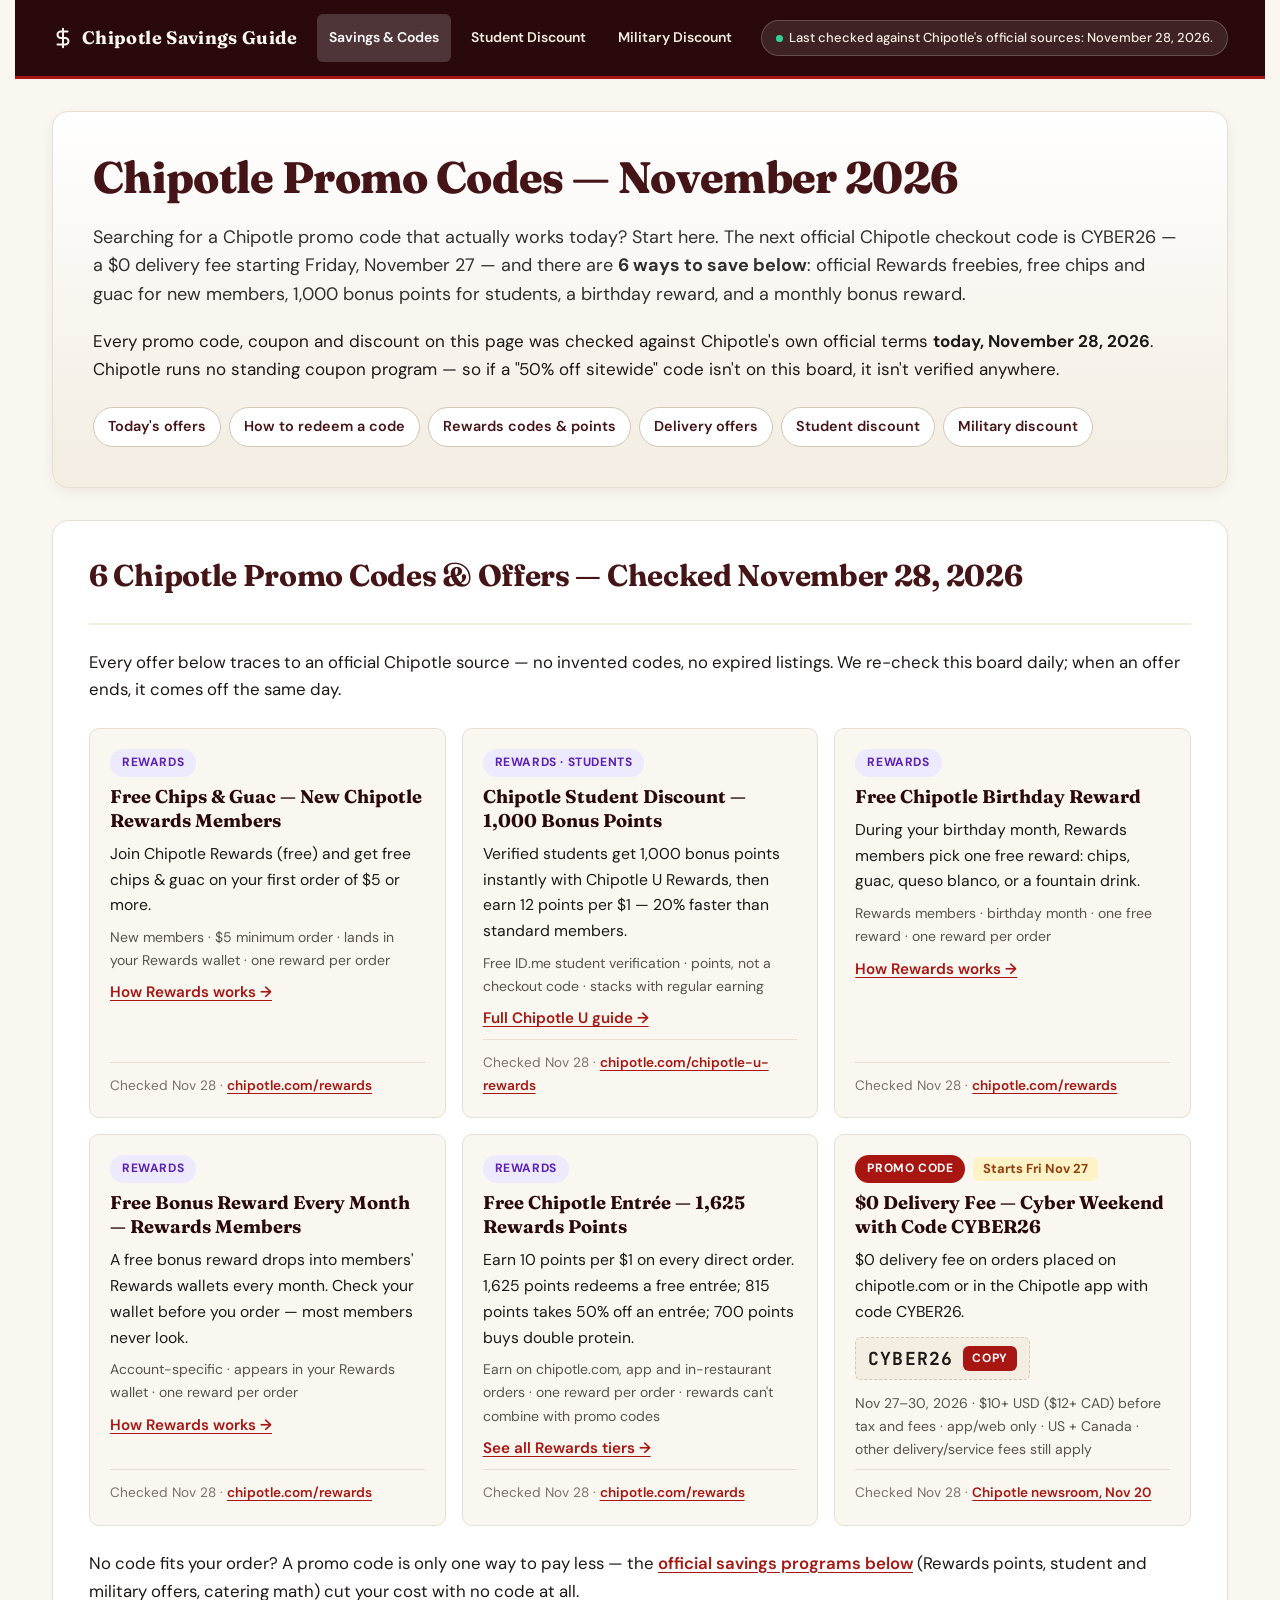
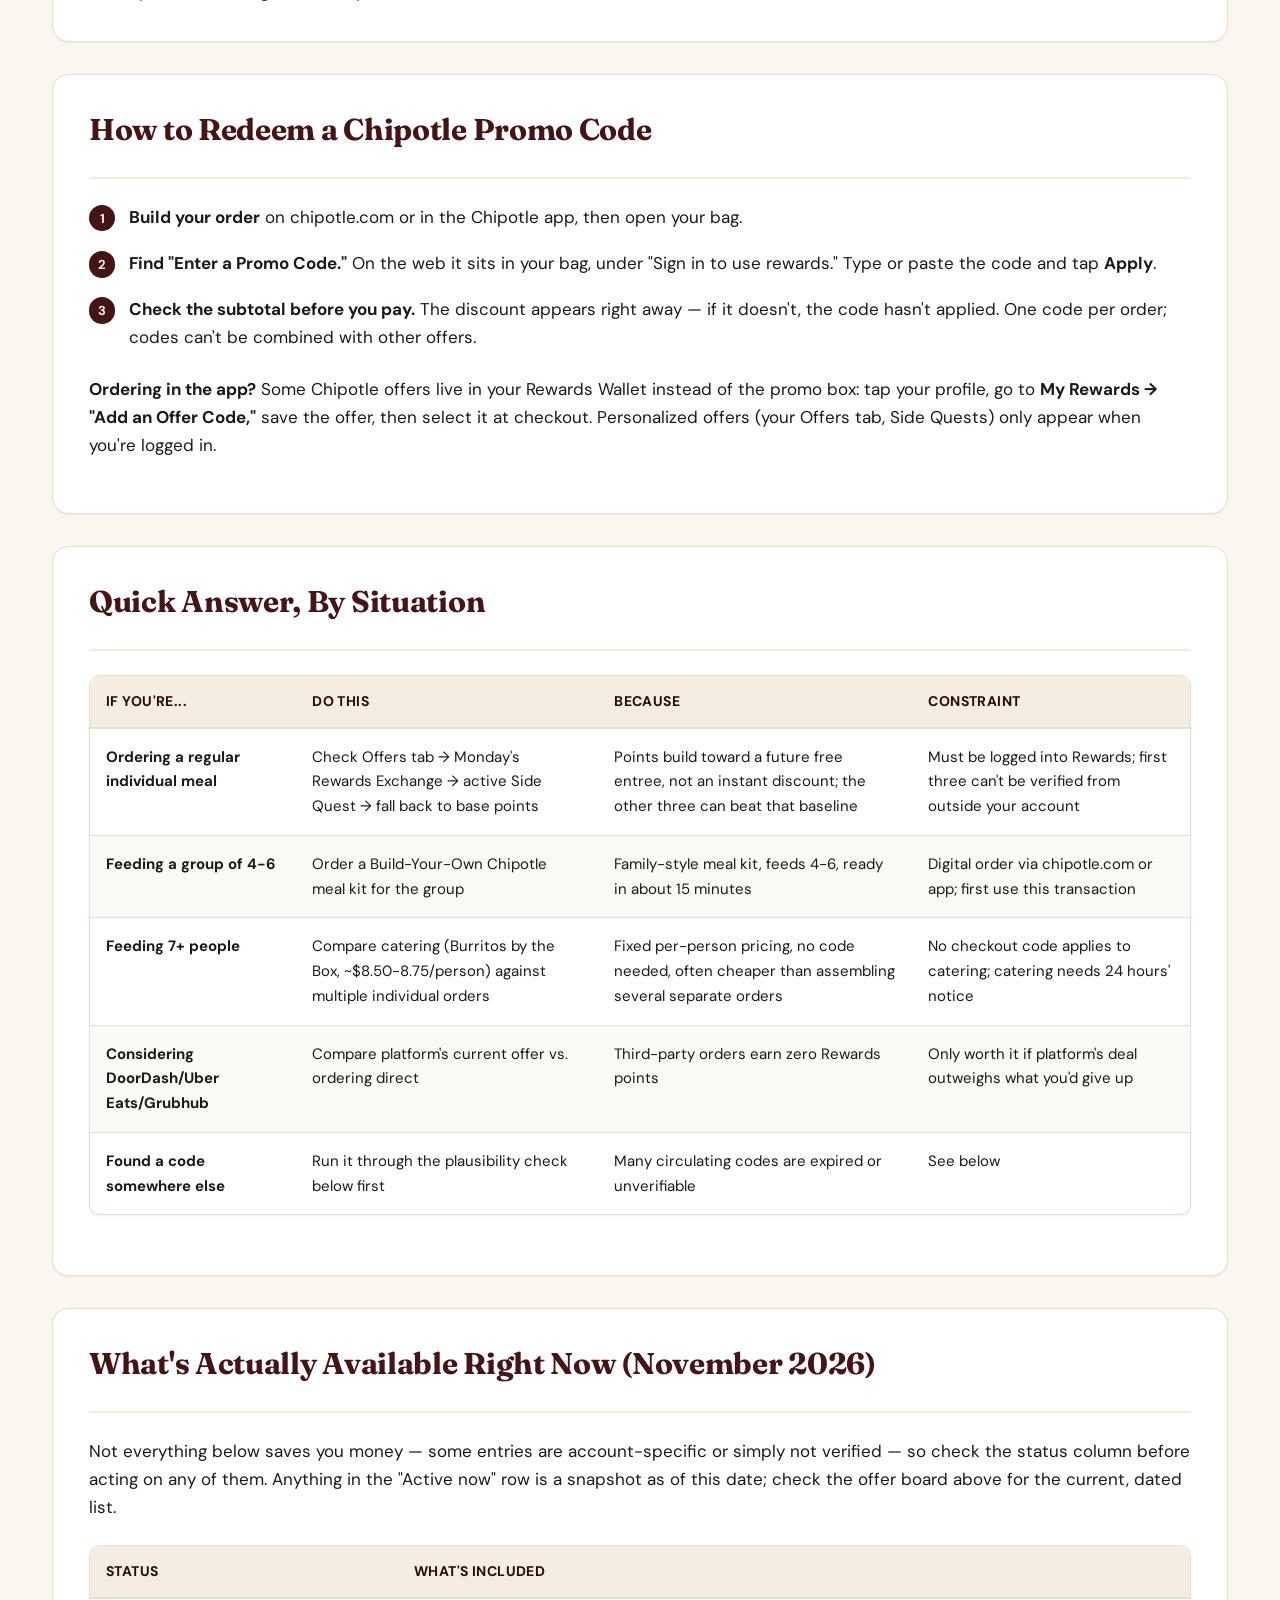
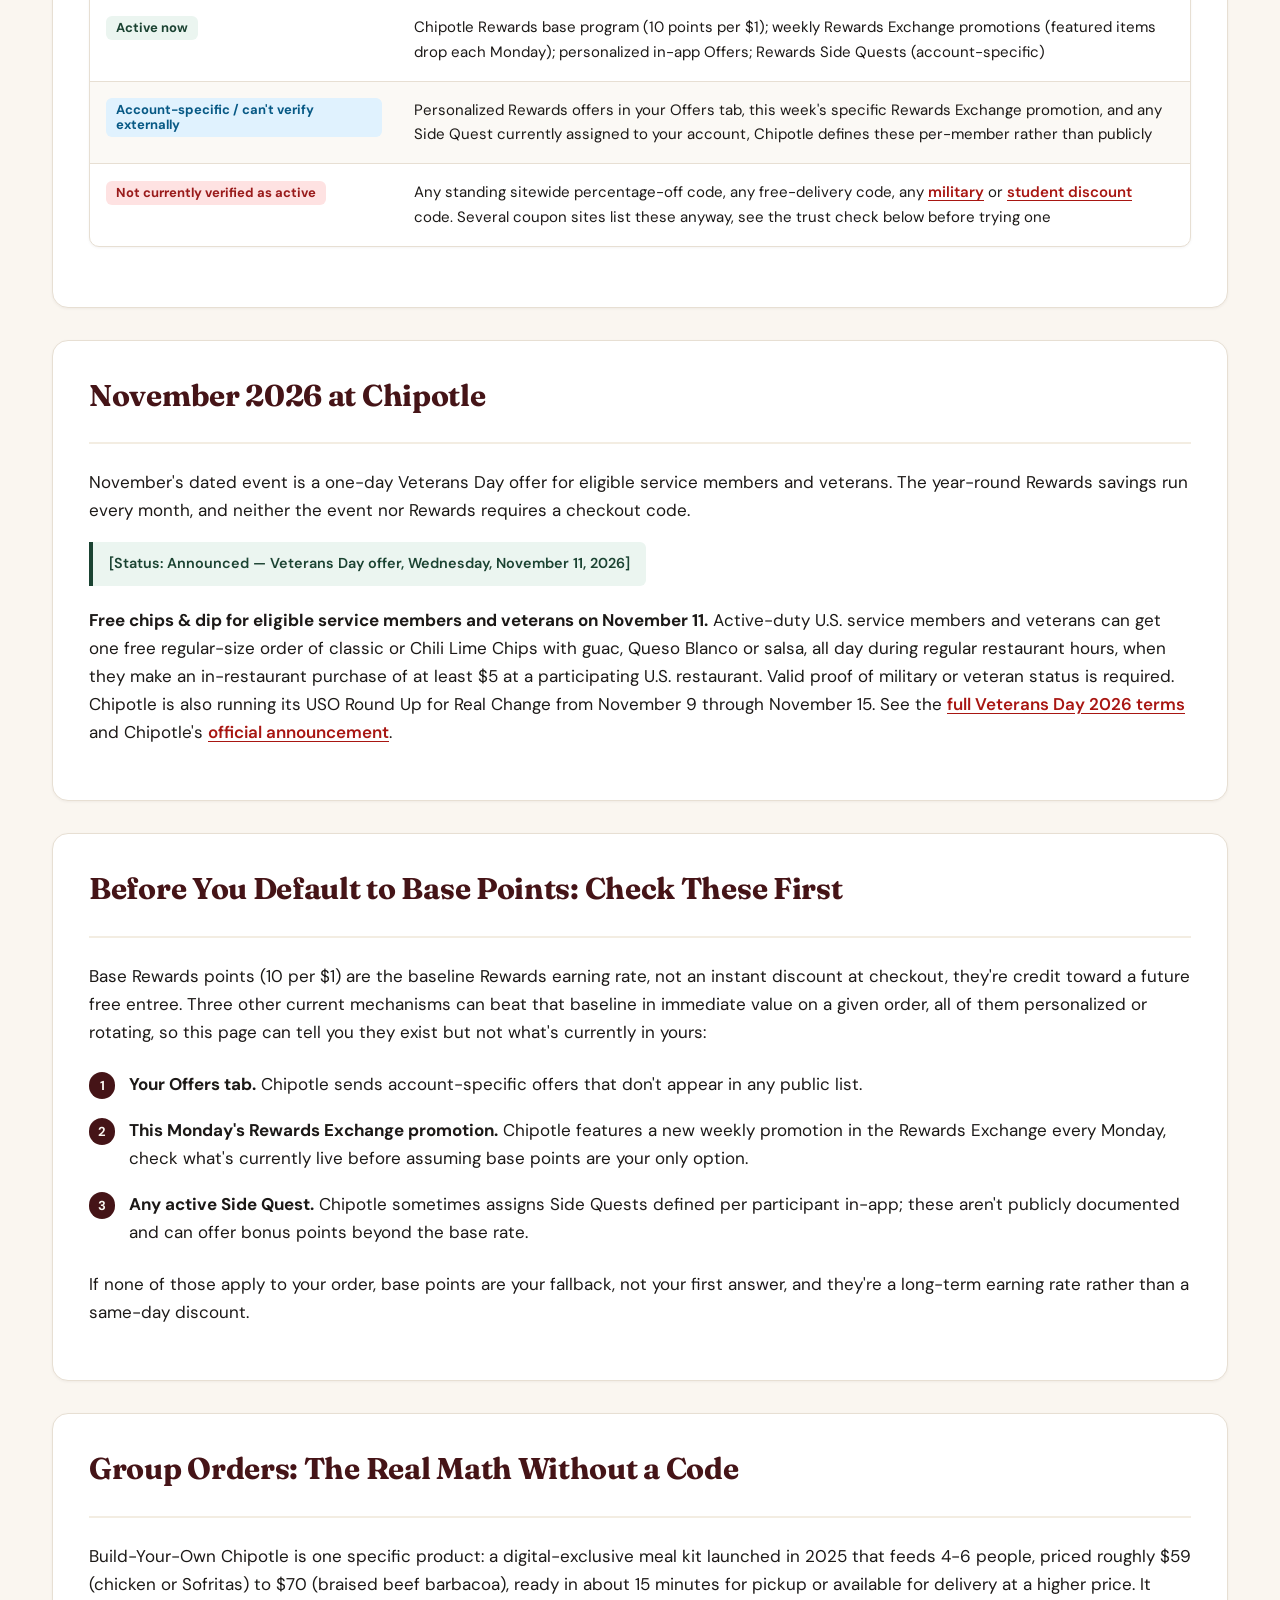
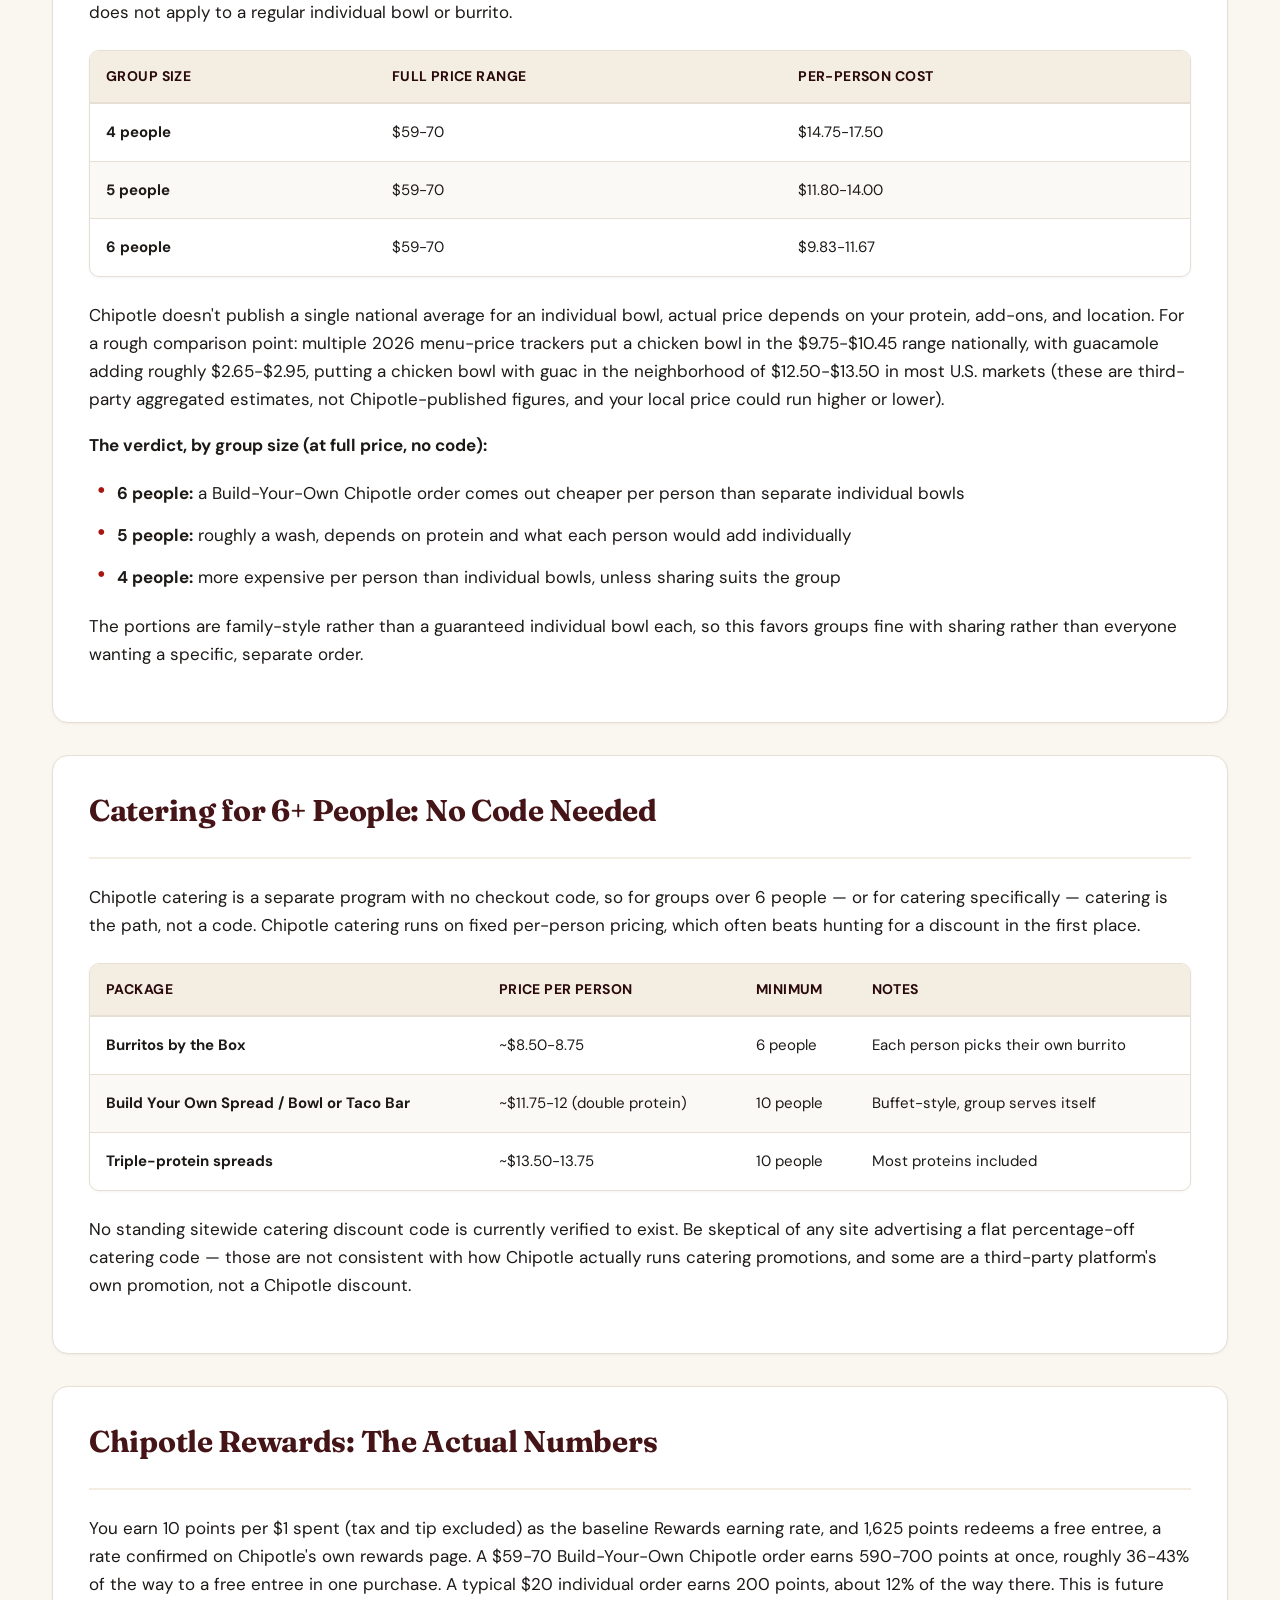
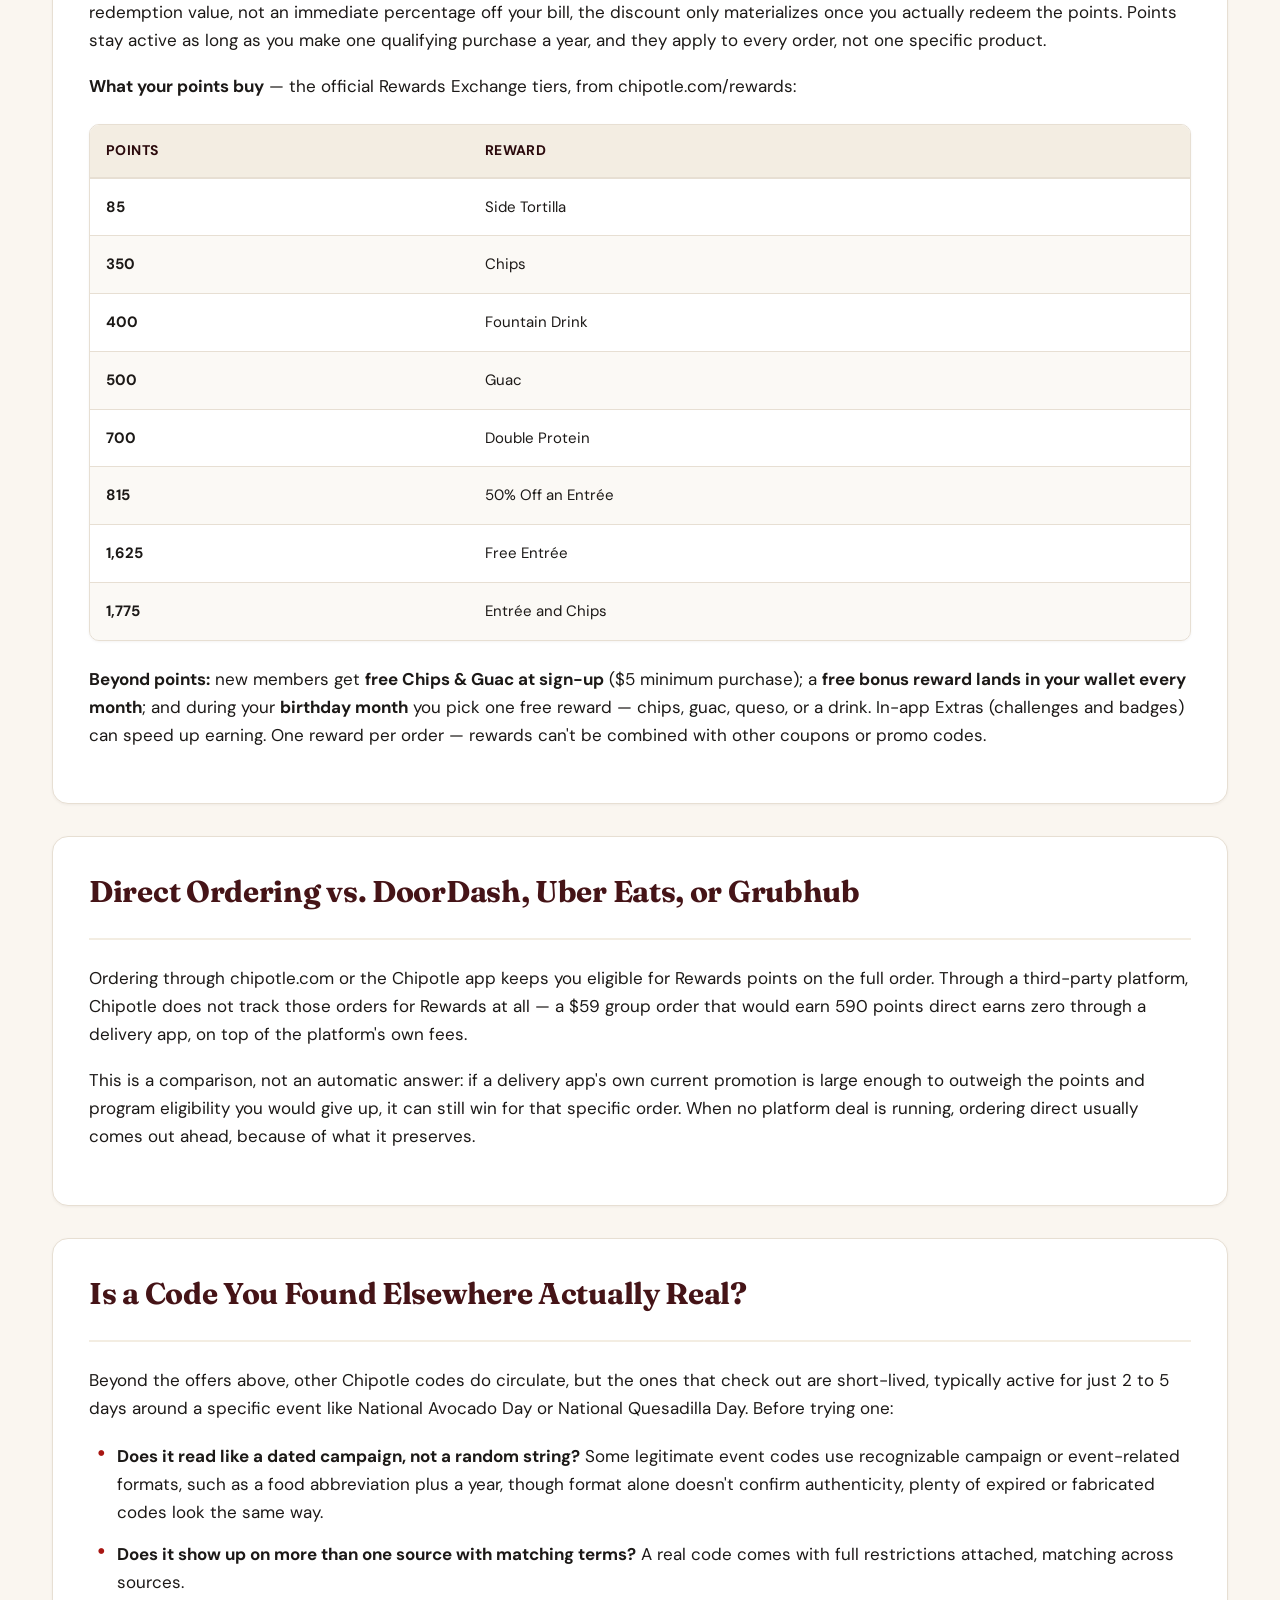
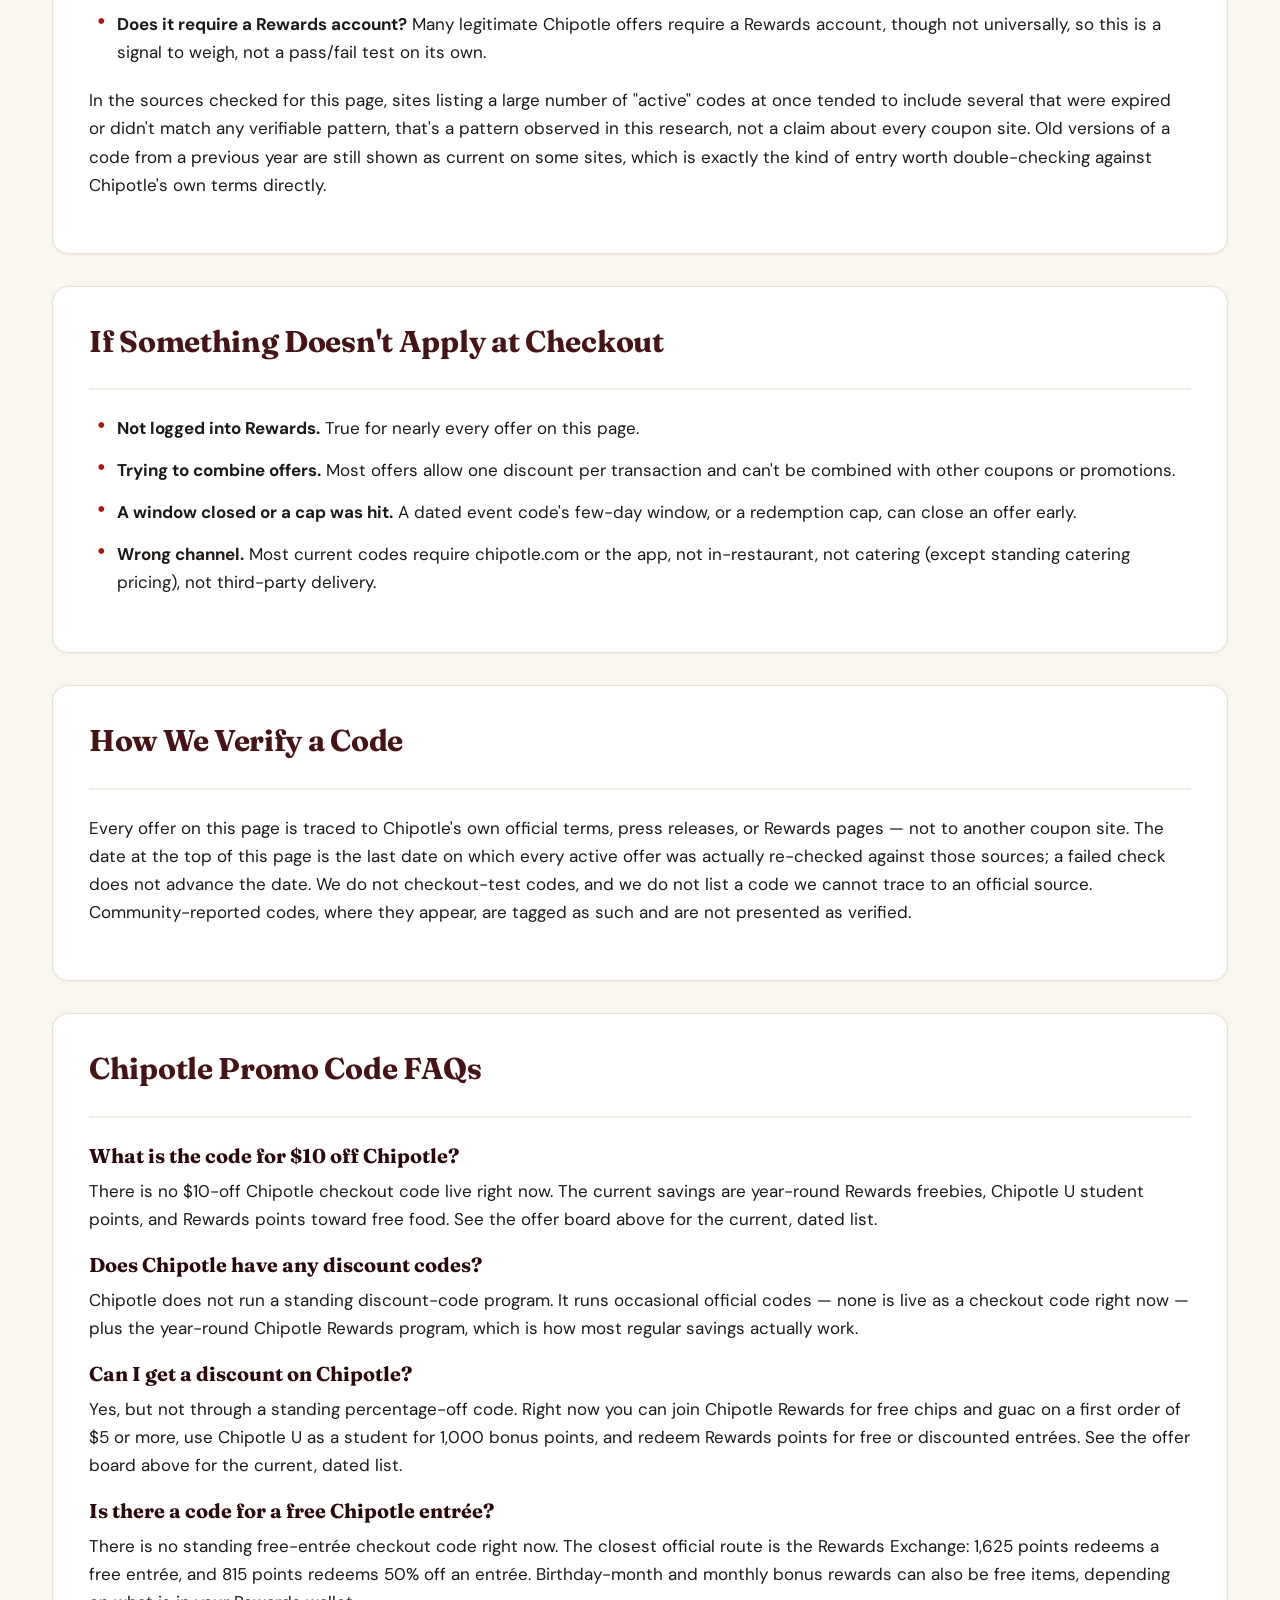
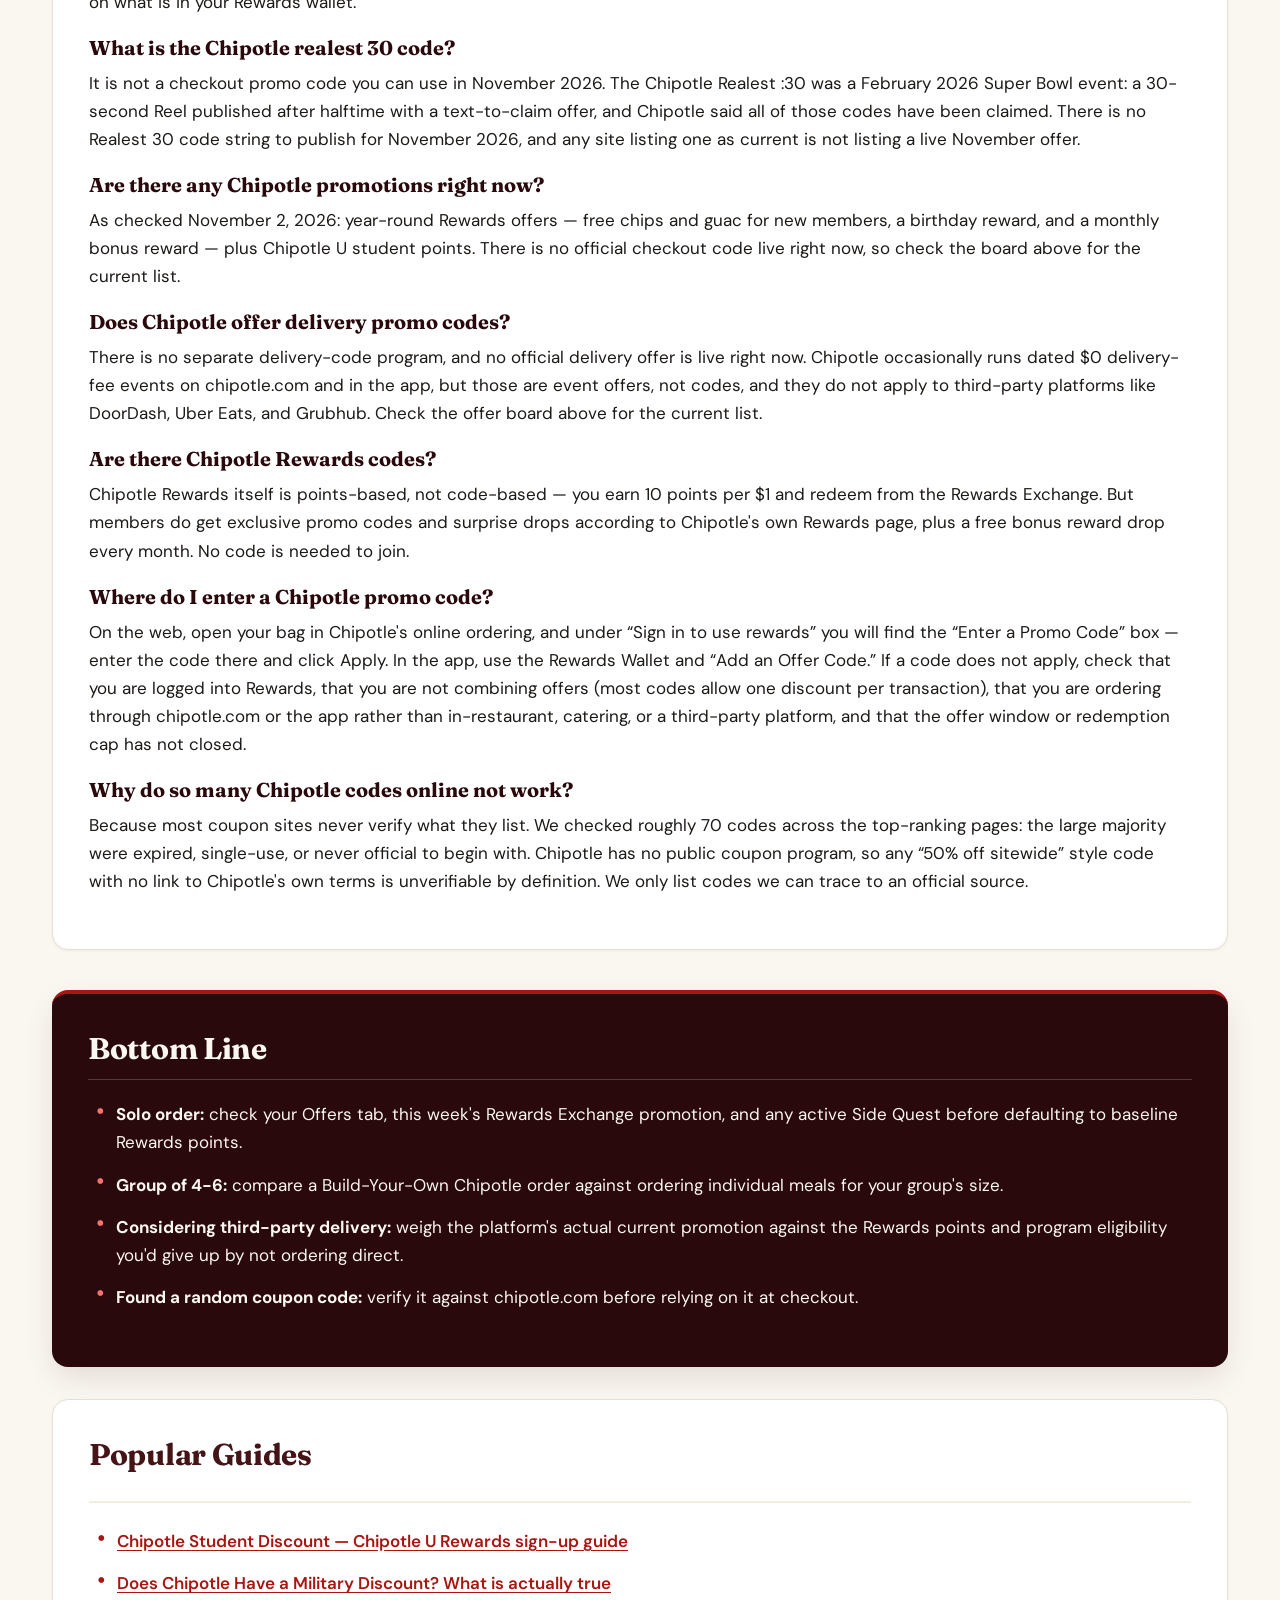
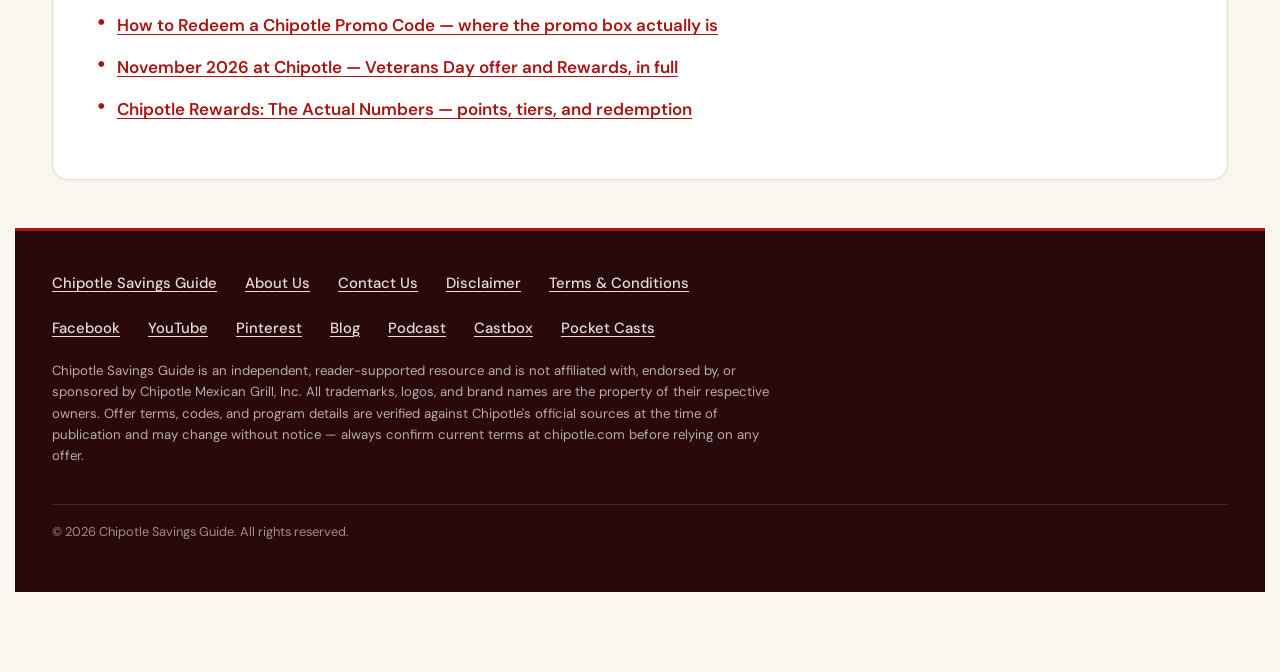
<file: index.html>
<!DOCTYPE html>
<html lang="en">
<head>
  <meta charset="UTF-8">
  <meta name="viewport" content="width=device-width, initial-scale=1.0">
  <meta name="google-site-verification" content="gbbF9gu15CbazRT3yQCB5aUgrvZaRH8F-jxS1Onkqho" />
  <meta name="p:domain_verify" content="39bf016c8fd35f5c4222664b491f8645" />
  <title>Chipotle Promo Codes (November 2026) — Rewards, Student Discount & Ways to Save, Checked Daily</title>
  <meta name="description" content="6 Chipotle promo codes &amp; offers for November 2026 — free chips &amp; guac for new Rewards members, 1,000 student bonus points, a birthday reward and more, checked daily against Chipotle's official terms.">
  <link rel="canonical" href="https://chipotlecoupons.us/">
  
  <meta property="og:type" content="website">
  <meta property="og:site_name" content="Chipotle Savings Guide">
  <meta property="og:title" content="Chipotle Promo Codes (November 2026) — Rewards, Student Discount & Ways to Save, Checked Daily">
  <meta property="og:description" content="6 Chipotle promo codes &amp; offers for November 2026 — free chips &amp; guac for new Rewards members, 1,000 student bonus points, a birthday reward and more, checked daily against Chipotle's official terms.">
  <meta property="og:url" content="https://chipotlecoupons.us/">
  <meta property="og:image" content="https://chipotlecoupons.us/og-image.jpg">
  <meta property="og:image:width" content="1200">
  <meta property="og:image:height" content="630">
  <meta property="og:image:alt" content="ChipotleCoupons.us — Verified Chipotle promo codes and savings">
  <meta name="twitter:card" content="summary_large_image">
  <meta name="twitter:title" content="Chipotle Promo Codes (November 2026) — Rewards, Student Discount & Ways to Save, Checked Daily">
  <meta name="twitter:description" content="6 Chipotle promo codes &amp; offers for November 2026 — free chips &amp; guac for new Rewards members, 1,000 student bonus points, a birthday reward and more, checked daily against Chipotle's official terms.">
  <meta name="twitter:image" content="https://chipotlecoupons.us/og-image.jpg">
  
  <link rel="icon" type="image/svg+xml" href="favicon/favicon.svg">

  <script type="application/ld+json">
  {
    "@context": "https://schema.org",
    "@type": "WebPage",
    "name": "Chipotle Promo Codes (November 2026) — Rewards, Student Discount & Ways to Save, Checked Daily",
    "description": "6 Chipotle promo codes & offers for November 2026 — free chips & guac for new Rewards members, 1,000 student bonus points, a birthday reward and more, checked daily against Chipotle's official terms.",
    "url": "https://chipotlecoupons.us/",
    "dateModified": "2026-11-28",
    "isPartOf": {
      "@type": "WebSite",
      "name": "Chipotle Savings Guide",
      "url": "https://chipotlecoupons.us/"
    }
  }
  </script>
  <script type="application/ld+json">
  {
    "@context": "https://schema.org",
    "@type": "Organization",
    "name": "Chipotle Promo Code Guides",
    "url": "https://chipotlecoupons.us/",
    "sameAs": [
      "https://www.facebook.com/Chipotlepromocode/",
      "https://www.youtube.com/@Chipotlepromocode",
      "https://www.pinterest.com/chipotlepromocodes/",
      "https://latestchipotlepromocode.blogspot.com/",
      "https://www.iheart.com/podcast/348614664/"
    ]
  }
  </script>
  <script type="application/ld+json">
  {
    "@context": "https://schema.org",
    "@type": "FAQPage",
    "mainEntity": [
      {
        "@type": "Question",
        "name": "What is the code for $10 off Chipotle?",
        "acceptedAnswer": {"@type": "Answer", "text": "There is no $10-off Chipotle checkout code live right now. The current savings are year-round Rewards freebies, Chipotle U student points, and Rewards points toward free food. See the offer board above for the current, dated list."}
      },
      {
        "@type": "Question",
        "name": "Does Chipotle have any discount codes?",
        "acceptedAnswer": {"@type": "Answer", "text": "Chipotle does not run a standing discount-code program. It runs occasional official codes — none is live as a checkout code right now — plus the year-round Chipotle Rewards program, which is how most regular savings actually work."}
      },
      {
        "@type": "Question",
        "name": "Can I get a discount on Chipotle?",
        "acceptedAnswer": {"@type": "Answer", "text": "Yes, but not through a standing percentage-off code. Right now you can join Chipotle Rewards for free chips and guac on a first order of $5 or more, use Chipotle U as a student for 1,000 bonus points, and redeem Rewards points for free or discounted entrées. See the offer board above for the current, dated list."}
      },
      {
        "@type": "Question",
        "name": "Is there a code for a free Chipotle entrée?",
        "acceptedAnswer": {"@type": "Answer", "text": "There is no standing free-entrée checkout code right now. The closest official route is the Rewards Exchange: 1,625 points redeems a free entrée, and 815 points redeems 50% off an entrée. Birthday-month and monthly bonus rewards can also be free items, depending on what is in your Rewards wallet."}
      },
      {
        "@type": "Question",
        "name": "What is the Chipotle realest 30 code?",
        "acceptedAnswer": {"@type": "Answer", "text": "It is not a checkout promo code you can use in November 2026. The Chipotle Realest :30 was a February 2026 Super Bowl event: a 30-second Reel published after halftime with a text-to-claim offer, and Chipotle said all of those codes have been claimed. There is no Realest 30 code string to publish for November 2026, and any site listing one as current is not listing a live November offer."}
      },
      {
        "@type": "Question",
        "name": "Are there any Chipotle promotions right now?",
        "acceptedAnswer": {"@type": "Answer", "text": "As checked November 2, 2026: year-round Rewards offers — free chips and guac for new members, a birthday reward, and a monthly bonus reward — plus Chipotle U student points. There is no official checkout code live right now, so check the board above for the current list."}
      },
      {
        "@type": "Question",
        "name": "Does Chipotle offer delivery promo codes?",
        "acceptedAnswer": {"@type": "Answer", "text": "There is no separate delivery-code program, and no official delivery offer is live right now. Chipotle occasionally runs dated $0 delivery-fee events on chipotle.com and in the app, but those are event offers, not codes, and they do not apply to third-party platforms like DoorDash, Uber Eats, and Grubhub. Check the offer board above for the current list."}
      },
      {
        "@type": "Question",
        "name": "Are there Chipotle Rewards codes?",
        "acceptedAnswer": {"@type": "Answer", "text": "Chipotle Rewards itself is points-based, not code-based — you earn 10 points per $1 and redeem from the Rewards Exchange. But members do get exclusive promo codes and surprise drops according to Chipotle's own Rewards page, plus a free bonus reward drop every month. No code is needed to join."}
      },
      {
        "@type": "Question",
        "name": "Where do I enter a Chipotle promo code?",
        "acceptedAnswer": {"@type": "Answer", "text": "On the web, open your bag in Chipotle's online ordering, and under “Sign in to use rewards” you will find the “Enter a Promo Code” box — enter the code there and click Apply. In the app, use the Rewards Wallet and “Add an Offer Code.” If a code does not apply, check that you are logged into Rewards, that you are not combining offers (most codes allow one discount per transaction), that you are ordering through chipotle.com or the app rather than in-restaurant, catering, or a third-party platform, and that the offer window or redemption cap has not closed."}
      },
      {
        "@type": "Question",
        "name": "Why do so many Chipotle codes online not work?",
        "acceptedAnswer": {"@type": "Answer", "text": "Because most coupon sites never verify what they list. We checked roughly 70 codes across the top-ranking pages: the large majority were expired, single-use, or never official to begin with. Chipotle has no public coupon program, so any “50% off sitewide” style code with no link to Chipotle's own terms is unverifiable by definition. We only list codes we can trace to an official source."}
      }
    ]
  }
  </script>

  
  <link rel="preconnect" href="https://fonts.googleapis.com">
  <link rel="preconnect" href="https://fonts.gstatic.com" crossorigin>
  <link href="https://fonts.googleapis.com/css2?family=DM+Sans:ital,opsz,wght@0,9..40,400;0,9..40,500;0,9..40,600;0,9..40,700;1,9..40,400;1,9..40,700&family=Fraunces:ital,opsz,wght@0,9..144,600;0,9..144,700;0,9..144,800;1,9..144,600&family=JetBrains+Mono:wght@500;700&display=swap" rel="stylesheet">
  
  <link rel="stylesheet" href="css/main.css">
</head>
<body>

  <header class="site-masthead">
    <div class="page-wrapper masthead-inner">
      <div class="brand-group">
        <a href="/" class="brand-mark" aria-label="Chipotle Savings Home">
          <img src="images/logo.svg" width="22" height="22" alt="" aria-hidden="true">
          <span>Chipotle Savings Guide</span>
        </a>
        <nav class="site-nav" aria-label="Primary Navigation">
          <a href="/" class="nav-link active" aria-current="page">Savings &amp; Codes</a>
          <a href="student-discount/" class="nav-link">Student Discount</a>
          <a href="military-discount/" class="nav-link">Military Discount</a>
        </nav>
      </div>
      <div class="verification-badge">
        <span class="dot"></span>
        <span><!-- BADGE:START -->Last checked against Chipotle's official sources: November 28, 2026.<!-- BADGE:END --></span>
      </div>
    </div>
  </header>

  <main class="page-wrapper" id="main-content">

    <section class="hero-container" aria-labelledby="hero-title">
      <h1 id="hero-title">Chipotle Promo Codes — November 2026</h1>

      <p class="lead">Searching for a Chipotle promo code that actually works today? Start here. The next official Chipotle checkout code is CYBER26 — a $0 delivery fee starting Friday, November 27 — and there are <strong><!-- INTRO-COUNT:START -->6<!-- INTRO-COUNT:END --> ways to save below</strong>: official Rewards freebies, free chips and guac for new members, 1,000 bonus points for students, a birthday reward, and a monthly bonus reward.</p>

      <p>Every promo code, coupon and discount on this page was checked against Chipotle's own official terms <strong>today, <!-- INTRO-DATE:START -->November 28, 2026<!-- INTRO-DATE:END --></strong>. Chipotle runs no standing coupon program — so if a "50% off sitewide" code isn't on this board, it isn't verified anywhere.</p>

      <nav class="quick-jump" aria-label="Jump to savings">
        <a href="#offers">Today's offers</a>
        <a href="#how-to-redeem">How to redeem a code</a>
        <a href="#rewards-heading">Rewards codes &amp; points</a>
        <a href="#delivery-heading">Delivery offers</a>
        <a href="student-discount/">Student discount</a>
        <a href="military-discount/">Military discount</a>
      </nav>
    </section>

    <section class="content-section offers-section" id="offers" aria-labelledby="offers-heading">
      <div class="section-header-wrap">
        <h2 id="offers-heading"><!-- BOARD-H2:START -->6 Chipotle Promo Codes &amp; Offers — Checked November 28, 2026<!-- BOARD-H2:END --></h2>
      </div>

      <p class="section-lede">Every offer below traces to an official Chipotle source — no invented codes, no expired listings. We re-check this board daily; when an offer ends, it comes off the same day.</p>

      <div class="offers-grid">
        <!-- OFFERS:START -->
        <article class="offer-card">
        <div class="offer-card-top"><span class="offer-tag tag-program">Rewards</span></div>
        <h3 class="offer-headline">Free Chips &amp; Guac — New Chipotle Rewards Members</h3>
        <p class="offer-benefit">Join Chipotle Rewards (free) and get free chips &amp; guac on your first order of $5 or more.</p>
        <p class="offer-terms">New members · $5 minimum order · lands in your Rewards wallet · one reward per order</p>
        <p class="offer-cta"><a href="#rewards-heading">How Rewards works &rarr;</a></p>
        <p class="offer-footer">Checked Nov 28 · <a href="https://www.chipotle.com/rewards" target="_blank" rel="noopener">chipotle.com/rewards</a></p>
        </article>
        <article class="offer-card">
        <div class="offer-card-top"><span class="offer-tag tag-program">Rewards · Students</span></div>
        <h3 class="offer-headline">Chipotle Student Discount — 1,000 Bonus Points</h3>
        <p class="offer-benefit">Verified students get 1,000 bonus points instantly with Chipotle U Rewards, then earn 12 points per $1 — 20% faster than standard members.</p>
        <p class="offer-terms">Free ID.me student verification · points, not a checkout code · stacks with regular earning</p>
        <p class="offer-cta"><a href="student-discount/">Full Chipotle U guide &rarr;</a></p>
        <p class="offer-footer">Checked Nov 28 · <a href="https://www.chipotle.com/chipotle-u-rewards" target="_blank" rel="noopener">chipotle.com/chipotle-u-rewards</a></p>
        </article>
        <article class="offer-card">
        <div class="offer-card-top"><span class="offer-tag tag-program">Rewards</span></div>
        <h3 class="offer-headline">Free Chipotle Birthday Reward</h3>
        <p class="offer-benefit">During your birthday month, Rewards members pick one free reward: chips, guac, queso blanco, or a fountain drink.</p>
        <p class="offer-terms">Rewards members · birthday month · one free reward · one reward per order</p>
        <p class="offer-cta"><a href="#rewards-heading">How Rewards works &rarr;</a></p>
        <p class="offer-footer">Checked Nov 28 · <a href="https://www.chipotle.com/rewards" target="_blank" rel="noopener">chipotle.com/rewards</a></p>
        </article>
        <article class="offer-card">
        <div class="offer-card-top"><span class="offer-tag tag-program">Rewards</span></div>
        <h3 class="offer-headline">Free Bonus Reward Every Month — Rewards Members</h3>
        <p class="offer-benefit">A free bonus reward drops into members' Rewards wallets every month. Check your wallet before you order — most members never look.</p>
        <p class="offer-terms">Account-specific · appears in your Rewards wallet · one reward per order</p>
        <p class="offer-cta"><a href="#rewards-heading">How Rewards works &rarr;</a></p>
        <p class="offer-footer">Checked Nov 28 · <a href="https://www.chipotle.com/rewards" target="_blank" rel="noopener">chipotle.com/rewards</a></p>
        </article>
        <article class="offer-card">
        <div class="offer-card-top"><span class="offer-tag tag-program">Rewards</span></div>
        <h3 class="offer-headline">Free Chipotle Entrée — 1,625 Rewards Points</h3>
        <p class="offer-benefit">Earn 10 points per $1 on every direct order. 1,625 points redeems a free entrée; 815 points takes 50% off an entrée; 700 points buys double protein.</p>
        <p class="offer-terms">Earn on chipotle.com, app and in-restaurant orders · one reward per order · rewards can't combine with promo codes</p>
        <p class="offer-cta"><a href="#rewards-heading">See all Rewards tiers &rarr;</a></p>
        <p class="offer-footer">Checked Nov 28 · <a href="https://www.chipotle.com/rewards" target="_blank" rel="noopener">chipotle.com/rewards</a></p>
        </article>
        <article class="offer-card">
        <div class="offer-card-top"><span class="offer-tag tag-code">Promo code</span> <span class="status-badge status-ending">Starts Fri Nov 27</span></div>
        <h3 class="offer-headline">$0 Delivery Fee — Cyber Weekend with Code CYBER26</h3>
        <p class="offer-benefit">$0 delivery fee on orders placed on chipotle.com or in the Chipotle app with code CYBER26.</p>
        <p class="offer-code"><button class="code-chip" data-copy-code="CYBER26" aria-label="Copy code CYBER26"><span class="code-chip-text">CYBER26</span><span class="code-chip-action">Copy</span></button></p>
        <p class="offer-terms">Nov 27–30, 2026 · $10+ USD ($12+ CAD) before tax and fees · app/web only · US + Canada · other delivery/service fees still apply</p>
        <p class="offer-footer">Checked Nov 28 · <a href="https://newsroom.chipotle.com/index.php?s=20295&item=122902" target="_blank" rel="noopener">Chipotle newsroom, Nov 20</a></p>
        </article>
        <!-- OFFERS:END -->
      </div>

      <p class="codes-bridge">No code fits your order? A promo code is only one way to pay less — the <a href="#rewards-heading">official savings programs below</a> (Rewards points, student and military offers, catering math) cut your cost with no code at all.</p>
    </section>

    <section class="content-section" id="how-to-redeem" aria-labelledby="redeem-heading">
      <div class="section-header-wrap">
        <h2 id="redeem-heading">How to Redeem a Chipotle Promo Code</h2>
      </div>

      <ol class="step-list">
        <li><strong>Build your order</strong> on chipotle.com or in the Chipotle app, then open your bag.</li>
        <li><strong>Find "Enter a Promo Code."</strong> On the web it sits in your bag, under "Sign in to use rewards." Type or paste the code and tap <strong>Apply</strong>.</li>
        <li><strong>Check the subtotal before you pay.</strong> The discount appears right away — if it doesn't, the code hasn't applied. One code per order; codes can't be combined with other offers.</li>
      </ol>

      <p><strong>Ordering in the app?</strong> Some Chipotle offers live in your Rewards Wallet instead of the promo box: tap your profile, go to <strong>My Rewards → "Add an Offer Code,"</strong> save the offer, then select it at checkout. Personalized offers (your Offers tab, Side Quests) only appear when you're logged in.</p>
    </section>

    <section class="content-section" aria-labelledby="situation-heading">
      <div class="section-header-wrap">
        <h2 id="situation-heading">Quick Answer, By Situation</h2>
      </div>

      <div class="table-container">
        <table>
          <thead>
            <tr>
              <th scope="col">If You're...</th>
              <th scope="col">Do This</th>
              <th scope="col">Because</th>
              <th scope="col">Constraint</th>
            </tr>
          </thead>
          <tbody>
            <tr>
              <td><strong>Ordering a regular individual meal</strong></td>
              <td>Check Offers tab → Monday's Rewards Exchange → active Side Quest → fall back to base points</td>
              <td>Points build toward a future free entree, not an instant discount; the other three can beat that baseline</td>
              <td>Must be logged into Rewards; first three can't be verified from outside your account</td>
            </tr>
            <tr>
              <td><strong>Feeding a group of 4-6</strong></td>
              <td>Order a Build-Your-Own Chipotle meal kit for the group</td>
              <td>Family-style meal kit, feeds 4-6, ready in about 15 minutes</td>
              <td>Digital order via chipotle.com or app; first use this transaction</td>
            </tr>
            <tr>
              <td><strong>Feeding 7+ people</strong></td>
              <td>Compare catering (Burritos by the Box, ~$8.50-8.75/person) against multiple individual orders</td>
              <td>Fixed per-person pricing, no code needed, often cheaper than assembling several separate orders</td>
              <td>No checkout code applies to catering; catering needs 24 hours' notice</td>
            </tr>
            <tr>
              <td><strong>Considering DoorDash/Uber Eats/Grubhub</strong></td>
              <td>Compare platform's current offer vs. ordering direct</td>
              <td>Third-party orders earn zero Rewards points</td>
              <td>Only worth it if platform's deal outweighs what you'd give up</td>
            </tr>
            <tr>
              <td><strong>Found a code somewhere else</strong></td>
              <td>Run it through the plausibility check below first</td>
              <td>Many circulating codes are expired or unverifiable</td>
              <td>See below</td>
            </tr>
          </tbody>
        </table>
      </div>
    </section>

    <section class="content-section" aria-labelledby="inventory-heading">
      <div class="section-header-wrap">
        <h2 id="inventory-heading">What's Actually Available Right Now (November 2026)</h2>
      </div>

      <p>Not everything below saves you money — some entries are account-specific or simply not verified — so check the status column before acting on any of them. Anything in the "Active now" row is a snapshot as of this date; check the offer board above for the current, dated list.</p>

      <div class="table-container">
        <table>
          <thead>
            <tr>
              <th scope="col" style="width: 28%;">Status</th>
              <th scope="col">What's Included</th>
            </tr>
          </thead>
          <tbody>
            <tr>
              <td><span class="status-badge status-active">Active now</span></td>
              <td>Chipotle Rewards base program (10 points per $1); weekly Rewards Exchange promotions (featured items drop each Monday); personalized in-app Offers; Rewards Side Quests (account-specific)</td>
            </tr>

            <tr>
              <td><span class="status-badge status-account">Account-specific / can't verify externally</span></td>
              <td>Personalized Rewards offers in your Offers tab, this week's specific Rewards Exchange promotion, and any Side Quest currently assigned to your account, Chipotle defines these per-member rather than publicly</td>
            </tr>
            <tr>
              <td><span class="status-badge status-unverified">Not currently verified as active</span></td>
              <td>Any standing sitewide percentage-off code, any free-delivery code, any <a href="military-discount/">military</a> or <a href="student-discount/">student discount</a> code. Several coupon sites list these anyway, see the trust check below before trying one</td>
            </tr>
          </tbody>
        </table>
      </div>
    </section>

    <section class="content-section" aria-labelledby="october-heading">
      <div class="section-header-wrap">
        <h2 id="october-heading">November 2026 at Chipotle</h2>
      </div>

      <p>November's dated event is a one-day Veterans Day offer for eligible service members and veterans. The year-round Rewards savings run every month, and neither the event nor Rewards requires a checkout code.</p>

            <div class="status-marker-box" style="border-left-color: var(--status-active-text); background-color: var(--status-active-bg); color: var(--status-active-text);">
        [Status: Announced — Veterans Day offer, Wednesday, November 11, 2026]
      </div>
      <p><strong>Free chips &amp; dip for eligible service members and veterans on November 11.</strong> Active-duty U.S. service members and veterans can get one free regular-size order of classic or Chili Lime Chips with guac, Queso Blanco or salsa, all day during regular restaurant hours, when they make an in-restaurant purchase of at least $5 at a participating U.S. restaurant. Valid proof of military or veteran status is required. Chipotle is also running its USO Round Up for Real Change from November 9 through November 15. See the <a href="military-discount/">full Veterans Day 2026 terms</a> and Chipotle's <a href="https://newsroom.chipotle.com/veterans-day-2026-offer" target="_blank" rel="noopener">official announcement</a>.</p>
    </section>

    <section class="content-section" aria-labelledby="solo-heading">
      <div class="section-header-wrap">
        <h2 id="solo-heading">Before You Default to Base Points: Check These First</h2>
      </div>

      <p>Base Rewards points (10 per $1) are the baseline Rewards earning rate, not an instant discount at checkout, they're credit toward a future free entree. Three other current mechanisms can beat that baseline in immediate value on a given order, all of them personalized or rotating, so this page can tell you they exist but not what's currently in yours:</p>

      <ul class="step-list">
        <li><strong>Your Offers tab.</strong> Chipotle sends account-specific offers that don't appear in any public list.</li>
        <li><strong>This Monday's Rewards Exchange promotion.</strong> Chipotle features a new weekly promotion in the Rewards Exchange every Monday, check what's currently live before assuming base points are your only option.</li>
        <li><strong>Any active Side Quest.</strong> Chipotle sometimes assigns Side Quests defined per participant in-app; these aren't publicly documented and can offer bonus points beyond the base rate.</li>
      </ul>

      <p>If none of those apply to your order, base points are your fallback, not your first answer, and they're a long-term earning rate rather than a same-day discount.</p>
    </section>

    <section class="content-section" aria-labelledby="group-heading">
      <div class="section-header-wrap">
        <h2 id="group-heading">Group Orders: The Real Math Without a Code</h2>
      </div>

      <p>Build-Your-Own Chipotle is one specific product: a digital-exclusive meal kit launched in 2025 that feeds 4-6 people, priced roughly $59 (chicken or Sofritas) to $70 (braised beef barbacoa), ready in about 15 minutes for pickup or available for delivery at a higher price. It does not apply to a regular individual bowl or burrito.</p>

      <div class="table-container">
        <table>
          <thead>
            <tr>
              <th scope="col">Group Size</th>
              <th scope="col">Full Price Range</th>
              <th scope="col">Per-Person Cost</th>
            </tr>
          </thead>
          <tbody>
            <tr>
              <td><strong>4 people</strong></td>
              <td>$59-70</td>
              <td>$14.75-17.50</td>
            </tr>
            <tr>
              <td><strong>5 people</strong></td>
              <td>$59-70</td>
              <td>$11.80-14.00</td>
            </tr>
            <tr>
              <td><strong>6 people</strong></td>
              <td>$59-70</td>
              <td>$9.83-11.67</td>
            </tr>
          </tbody>
        </table>
      </div>

      <p>Chipotle doesn't publish a single national average for an individual bowl, actual price depends on your protein, add-ons, and location. For a rough comparison point: multiple 2026 menu-price trackers put a chicken bowl in the $9.75-$10.45 range nationally, with guacamole adding roughly $2.65-$2.95, putting a chicken bowl with guac in the neighborhood of $12.50-$13.50 in most U.S. markets (these are third-party aggregated estimates, not Chipotle-published figures, and your local price could run higher or lower).</p>

      <p><strong>The verdict, by group size (at full price, no code):</strong></p>
      <ul class="styled-list">
        <li><strong>6 people:</strong> a Build-Your-Own Chipotle order comes out cheaper per person than separate individual bowls</li>
        <li><strong>5 people:</strong> roughly a wash, depends on protein and what each person would add individually</li>
        <li><strong>4 people:</strong> more expensive per person than individual bowls, unless sharing suits the group</li>
      </ul>

      <p>The portions are family-style rather than a guaranteed individual bowl each, so this favors groups fine with sharing rather than everyone wanting a specific, separate order.</p>
    </section>

    <section class="content-section" aria-labelledby="catering-heading">
      <div class="section-header-wrap">
        <h2 id="catering-heading">Catering for 6+ People: No Code Needed</h2>
      </div>

      <p>Chipotle catering is a separate program with no checkout code, so for groups over 6 people — or for catering specifically — catering is the path, not a code. Chipotle catering runs on fixed per-person pricing, which often beats hunting for a discount in the first place.</p>

      <div class="table-container">
        <table>
          <thead>
            <tr>
              <th scope="col">Package</th>
              <th scope="col">Price Per Person</th>
              <th scope="col">Minimum</th>
              <th scope="col">Notes</th>
            </tr>
          </thead>
          <tbody>
            <tr>
              <td><strong>Burritos by the Box</strong></td>
              <td>~$8.50-8.75</td>
              <td>6 people</td>
              <td>Each person picks their own burrito</td>
            </tr>
            <tr>
              <td><strong>Build Your Own Spread / Bowl or Taco Bar</strong></td>
              <td>~$11.75-12 (double protein)</td>
              <td>10 people</td>
              <td>Buffet-style, group serves itself</td>
            </tr>
            <tr>
              <td><strong>Triple-protein spreads</strong></td>
              <td>~$13.50-13.75</td>
              <td>10 people</td>
              <td>Most proteins included</td>
            </tr>
          </tbody>
        </table>
      </div>

      <p>No standing sitewide catering discount code is currently verified to exist. Be skeptical of any site advertising a flat percentage-off catering code — those are not consistent with how Chipotle actually runs catering promotions, and some are a third-party platform's own promotion, not a Chipotle discount.</p>
    </section>

    <section class="content-section" aria-labelledby="rewards-heading">
      <div class="section-header-wrap">
        <h2 id="rewards-heading">Chipotle Rewards: The Actual Numbers</h2>
      </div>

      <p>You earn 10 points per $1 spent (tax and tip excluded) as the baseline Rewards earning rate, and 1,625 points redeems a free entree, a rate confirmed on Chipotle's own rewards page. A $59-70 Build-Your-Own Chipotle order earns 590-700 points at once, roughly 36-43% of the way to a free entree in one purchase. A typical $20 individual order earns 200 points, about 12% of the way there. This is future redemption value, not an immediate percentage off your bill, the discount only materializes once you actually redeem the points. Points stay active as long as you make one qualifying purchase a year, and they apply to every order, not one specific product.</p>

      <p><strong>What your points buy</strong> — the official Rewards Exchange tiers, from chipotle.com/rewards:</p>

      <div class="table-container">
        <table>
          <thead>
            <tr>
              <th scope="col">Points</th>
              <th scope="col">Reward</th>
            </tr>
          </thead>
          <tbody>
            <tr><td><strong>85</strong></td><td>Side Tortilla</td></tr>
            <tr><td><strong>350</strong></td><td>Chips</td></tr>
            <tr><td><strong>400</strong></td><td>Fountain Drink</td></tr>
            <tr><td><strong>500</strong></td><td>Guac</td></tr>
            <tr><td><strong>700</strong></td><td>Double Protein</td></tr>
            <tr><td><strong>815</strong></td><td>50% Off an Entrée</td></tr>
            <tr><td><strong>1,625</strong></td><td>Free Entrée</td></tr>
            <tr><td><strong>1,775</strong></td><td>Entrée and Chips</td></tr>
          </tbody>
        </table>
      </div>

      <p><strong>Beyond points:</strong> new members get <strong>free Chips &amp; Guac at sign-up</strong> ($5 minimum purchase); a <strong>free bonus reward lands in your wallet every month</strong>; and during your <strong>birthday month</strong> you pick one free reward — chips, guac, queso, or a drink. In-app Extras (challenges and badges) can speed up earning. One reward per order — rewards can't be combined with other coupons or promo codes.</p>
    </section>


    <section class="content-section" aria-labelledby="delivery-heading">
      <div class="section-header-wrap">
        <h2 id="delivery-heading">Direct Ordering vs. DoorDash, Uber Eats, or Grubhub</h2>
      </div>

      <p>Ordering through chipotle.com or the Chipotle app keeps you eligible for Rewards points on the full order. Through a third-party platform, Chipotle does not track those orders for Rewards at all — a $59 group order that would earn 590 points direct earns zero through a delivery app, on top of the platform's own fees.</p>

      <p>This is a comparison, not an automatic answer: if a delivery app's own current promotion is large enough to outweigh the points and program eligibility you would give up, it can still win for that specific order. When no platform deal is running, ordering direct usually comes out ahead, because of what it preserves.</p>
    </section>

    <section class="content-section" aria-labelledby="authenticity-heading">
      <div class="section-header-wrap">
        <h2 id="authenticity-heading">Is a Code You Found Elsewhere Actually Real?</h2>
      </div>

      <p>Beyond the offers above, other Chipotle codes do circulate, but the ones that check out are short-lived, typically active for just 2 to 5 days around a specific event like National Avocado Day or National Quesadilla Day. Before trying one:</p>

      <ul class="styled-list">
        <li><strong>Does it read like a dated campaign, not a random string?</strong> Some legitimate event codes use recognizable campaign or event-related formats, such as a food abbreviation plus a year, though format alone doesn't confirm authenticity, plenty of expired or fabricated codes look the same way.</li>
        <li><strong>Does it show up on more than one source with matching terms?</strong> A real code comes with full restrictions attached, matching across sources.</li>
        <li><strong>Does it require a Rewards account?</strong> Many legitimate Chipotle offers require a Rewards account, though not universally, so this is a signal to weigh, not a pass/fail test on its own.</li>
      </ul>

      <p>In the sources checked for this page, sites listing a large number of "active" codes at once tended to include several that were expired or didn't match any verifiable pattern, that's a pattern observed in this research, not a claim about every coupon site. Old versions of a code from a previous year are still shown as current on some sites, which is exactly the kind of entry worth double-checking against Chipotle's own terms directly.</p>
    </section>

    <section class="content-section" aria-labelledby="troubleshoot-heading">
      <div class="section-header-wrap">
        <h2 id="troubleshoot-heading">If Something Doesn't Apply at Checkout</h2>
      </div>

      <ul class="styled-list">
        <li><strong>Not logged into Rewards.</strong> True for nearly every offer on this page.</li>
        <li><strong>Trying to combine offers.</strong> Most offers allow one discount per transaction and can't be combined with other coupons or promotions.</li>
        <li><strong>A window closed or a cap was hit.</strong> A dated event code's few-day window, or a redemption cap, can close an offer early.</li>
        <li><strong>Wrong channel.</strong> Most current codes require chipotle.com or the app, not in-restaurant, not catering (except standing catering pricing), not third-party delivery.</li>

      </ul>
    </section>

    <section class="content-section" aria-labelledby="method-heading">
      <div class="section-header-wrap">
        <h2 id="method-heading">How We Verify a Code</h2>
      </div>

      <p>Every offer on this page is traced to Chipotle's own official terms, press releases, or Rewards pages — not to another coupon site. The date at the top of this page is the last date on which every active offer was actually re-checked against those sources; a failed check does not advance the date. We do not checkout-test codes, and we do not list a code we cannot trace to an official source. Community-reported codes, where they appear, are tagged as such and are not presented as verified.</p>
    </section>

    <section class="content-section" aria-labelledby="faq-heading">
      <div class="section-header-wrap">
        <h2 id="faq-heading">Chipotle Promo Code FAQs</h2>
      </div>

      <h3>What is the code for $10 off Chipotle?</h3>
      <p>There is no $10-off Chipotle checkout code live right now. The current savings are year-round Rewards freebies, Chipotle U student points, and Rewards points toward free food. See the offer board above for the current, dated list.</p>

      <h3>Does Chipotle have any discount codes?</h3>
      <p>Chipotle does not run a standing discount-code program. It runs occasional official codes — none is live as a checkout code right now — plus the year-round Chipotle Rewards program, which is how most regular savings actually work.</p>

      <h3>Can I get a discount on Chipotle?</h3>
      <p>Yes, but not through a standing percentage-off code. Right now you can join Chipotle Rewards for free chips and guac on a first order of $5 or more, use Chipotle U as a student for 1,000 bonus points, and redeem Rewards points for free or discounted entrées. See the offer board above for the current, dated list.</p>

      <h3>Is there a code for a free Chipotle entrée?</h3>
      <p>There is no standing free-entrée checkout code right now. The closest official route is the Rewards Exchange: 1,625 points redeems a free entrée, and 815 points redeems 50% off an entrée. Birthday-month and monthly bonus rewards can also be free items, depending on what is in your Rewards wallet.</p>

      <h3>What is the Chipotle realest 30 code?</h3>
      <p>It is not a checkout promo code you can use in November 2026. The Chipotle Realest :30 was a February 2026 Super Bowl event: a 30-second Reel published after halftime with a text-to-claim offer, and Chipotle said all of those codes have been claimed. There is no Realest 30 code string to publish for November 2026, and any site listing one as current is not listing a live November offer.</p>

      <h3>Are there any Chipotle promotions right now?</h3>
      <p>As checked November 2, 2026: year-round Rewards offers — free chips and guac for new members, a birthday reward, and a monthly bonus reward — plus Chipotle U student points. There is no official checkout code live right now, so check the board above for the current list.</p>

      <h3>Does Chipotle offer delivery promo codes?</h3>
      <p>There is no separate delivery-code program, and no official delivery offer is live right now. Chipotle occasionally runs dated $0 delivery-fee events on chipotle.com and in the app, but those are event offers, not codes, and they do not apply to third-party platforms like DoorDash, Uber Eats, and Grubhub. Check the offer board above for the current list.</p>

      <h3>Are there Chipotle Rewards codes?</h3>
      <p>Chipotle Rewards itself is points-based, not code-based — you earn 10 points per $1 and redeem from the Rewards Exchange. But members do get exclusive promo codes and surprise drops according to Chipotle's own Rewards page, plus a free bonus reward drop every month. No code is needed to join.</p>

      <h3>Where do I enter a Chipotle promo code?</h3>
      <p>On the web, open your bag in Chipotle's online ordering, and under “Sign in to use rewards” you will find the “Enter a Promo Code” box — enter the code there and click Apply. In the app, use the Rewards Wallet and “Add an Offer Code.” If a code does not apply, check that you are logged into Rewards, that you are not combining offers (most codes allow one discount per transaction), that you are ordering through chipotle.com or the app rather than in-restaurant, catering, or a third-party platform, and that the offer window or redemption cap has not closed.</p>

      <h3>Why do so many Chipotle codes online not work?</h3>
      <p>Because most coupon sites never verify what they list. We checked roughly 70 codes across the top-ranking pages: the large majority were expired, single-use, or never official to begin with. Chipotle has no public coupon program, so any “50% off sitewide” style code with no link to Chipotle's own terms is unverifiable by definition. We only list codes we can trace to an official source.</p>

    </section>

    <section class="bottom-line-box" aria-labelledby="bottomline-heading">
      <h2 id="bottomline-heading">Bottom Line</h2>

      <ul class="styled-list">
        <li><strong>Solo order:</strong> check your Offers tab, this week's Rewards Exchange promotion, and any active Side Quest before defaulting to baseline Rewards points.</li>
        <li><strong>Group of 4-6:</strong> compare a Build-Your-Own Chipotle order against ordering individual meals for your group's size.</li>
        <li><strong>Considering third-party delivery:</strong> weigh the platform's actual current promotion against the Rewards points and program eligibility you'd give up by not ordering direct.</li>
        <li><strong>Found a random coupon code:</strong> verify it against chipotle.com before relying on it at checkout.</li>
      </ul>
    </section>


    <section class="content-section" aria-labelledby="guides-heading">
      <div class="section-header-wrap">
        <h2 id="guides-heading">Popular Guides</h2>
      </div>

      <ul class="styled-list">
        <li><a href="student-discount/">Chipotle Student Discount — Chipotle U Rewards sign-up guide</a></li>
        <li><a href="military-discount/">Does Chipotle Have a Military Discount? What is actually true</a></li>
        <li><a href="#how-to-redeem">How to Redeem a Chipotle Promo Code — where the promo box actually is</a></li>
        <li><a href="#october-heading">November 2026 at Chipotle — Veterans Day offer and Rewards, in full</a></li>
        <li><a href="#rewards-heading">Chipotle Rewards: The Actual Numbers — points, tiers, and redemption</a></li>
      </ul>
    </section>

  </main>

  <footer class="site-footer">
    <div class="page-wrapper footer-inner">
      <nav class="footer-nav" aria-label="Footer Navigation">
        <a href="/">Chipotle Savings Guide</a>
        <a href="about-us/">About Us</a>
        <a href="contact-us/">Contact Us</a>
        <a href="disclaimer/">Disclaimer</a>
        <a href="terms-and-conditions/">Terms &amp; Conditions</a>
      </nav>
      <nav class="footer-nav" aria-label="Follow us">
        <a href="https://www.facebook.com/Chipotlepromocode/" target="_blank" rel="noopener">Facebook</a>
        <a href="https://www.youtube.com/@Chipotlepromocode" target="_blank" rel="noopener">YouTube</a>
        <a href="https://www.pinterest.com/chipotlepromocodes/" target="_blank" rel="noopener">Pinterest</a>
        <a href="https://latestchipotlepromocode.blogspot.com/" target="_blank" rel="noopener">Blog</a>
        <a href="https://www.iheart.com/podcast/348614664/" target="_blank" rel="noopener">Podcast</a>
        <a href="https://castbox.fm/episode/Chipotle-Promo-Code-October-2026%3A-TRYBYOC-%2410-Off%2C-%246-Boorito-%26-Free-Delivery-Nov-1-id7470287-id1017887081?country=us" target="_blank" rel="noopener">Castbox</a>
        <a href="https://pocketcasts.com/podcast/chipotle-promo-code-updates-2026/948b4e10-b501-013f-a6d6-0afff49f3561/chipotle-promo-code-october-2026-trybyoc-10-off-6-boorito-free-delivery-nov-1/93810a4b-6d4c-4d09-9bae-251ef1b7f976" target="_blank" rel="noopener">Pocket Casts</a>
      </nav>
      <p class="footer-disclaimer">Chipotle Savings Guide is an independent, reader-supported resource and is not affiliated with, endorsed by, or sponsored by Chipotle Mexican Grill, Inc. All trademarks, logos, and brand names are the property of their respective owners. Offer terms, codes, and program details are verified against Chipotle's official sources at the time of publication and may change without notice — always confirm current terms at chipotle.com before relying on any offer.</p>
      <p class="footer-copyright">&copy; 2026 Chipotle Savings Guide. All rights reserved.</p>
    </div>
  </footer>

  <script src="js/main.js"></script>
</body>
</html>
</file>
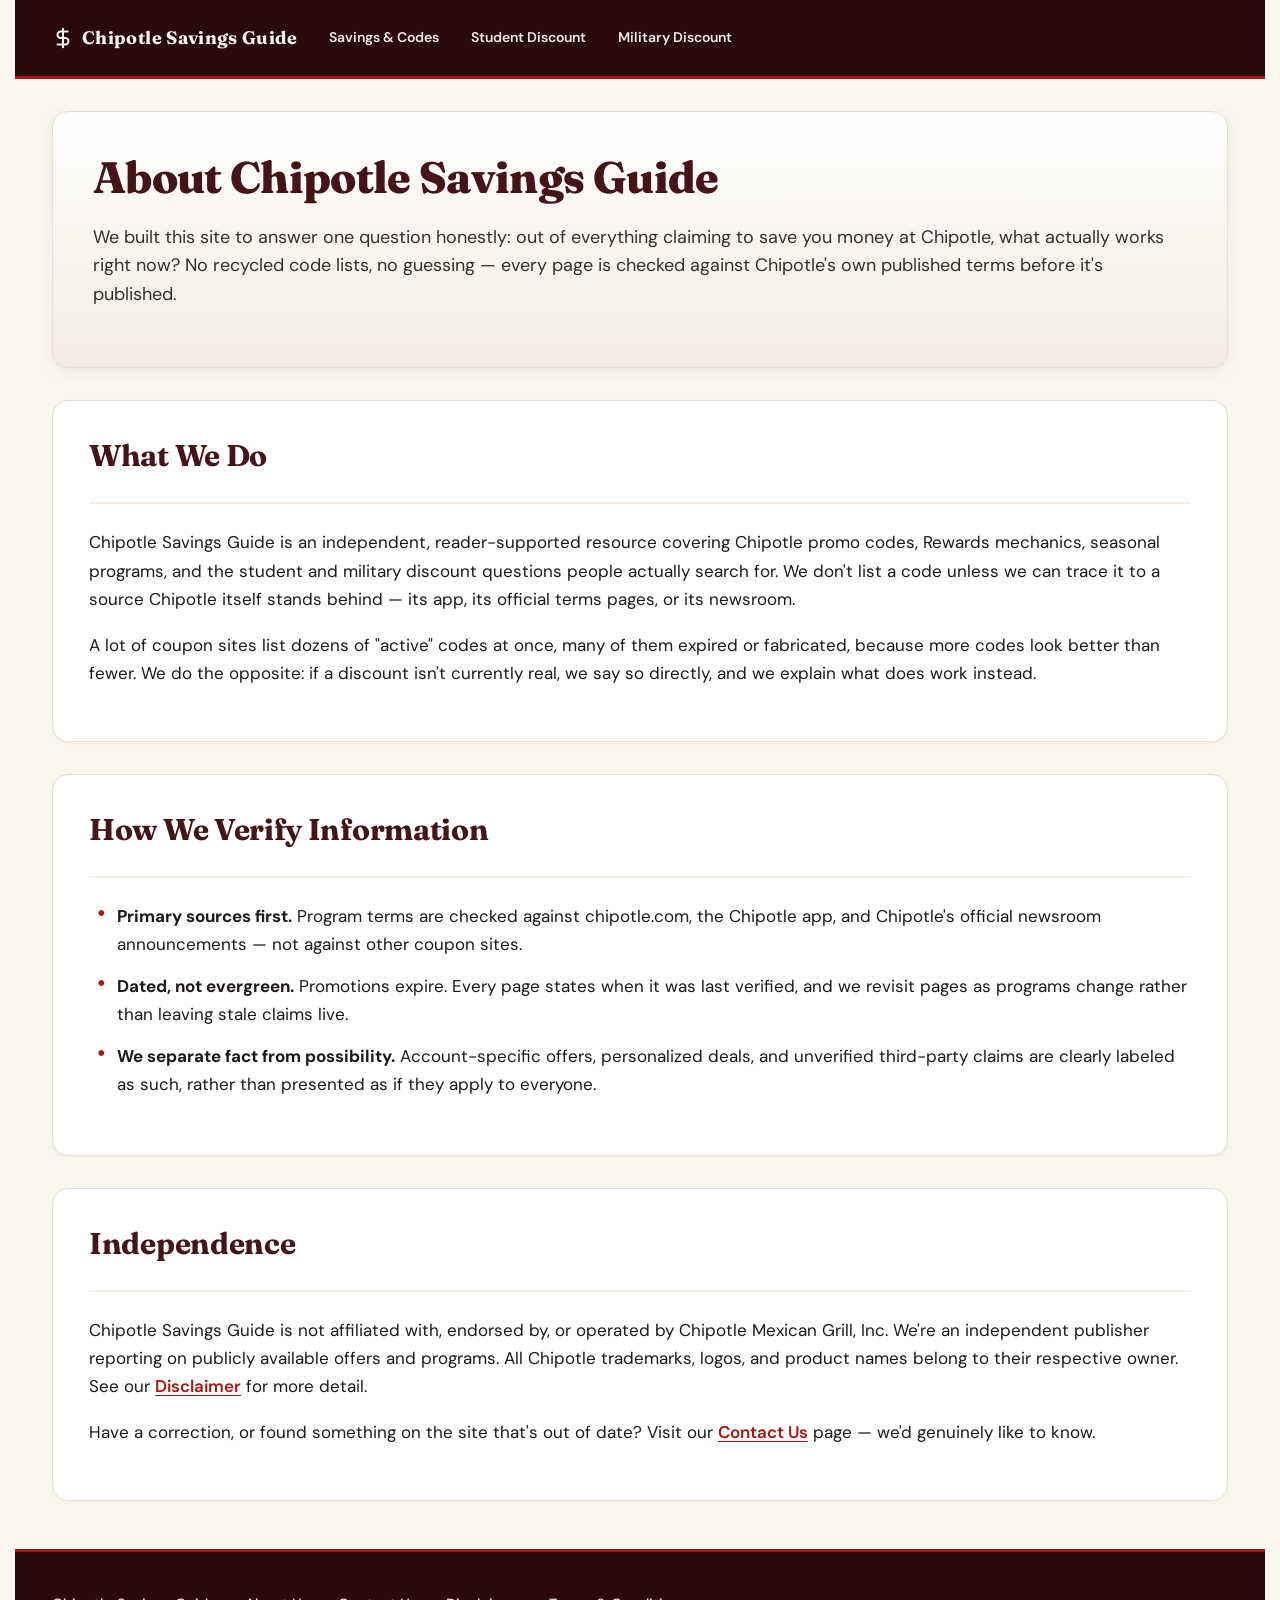
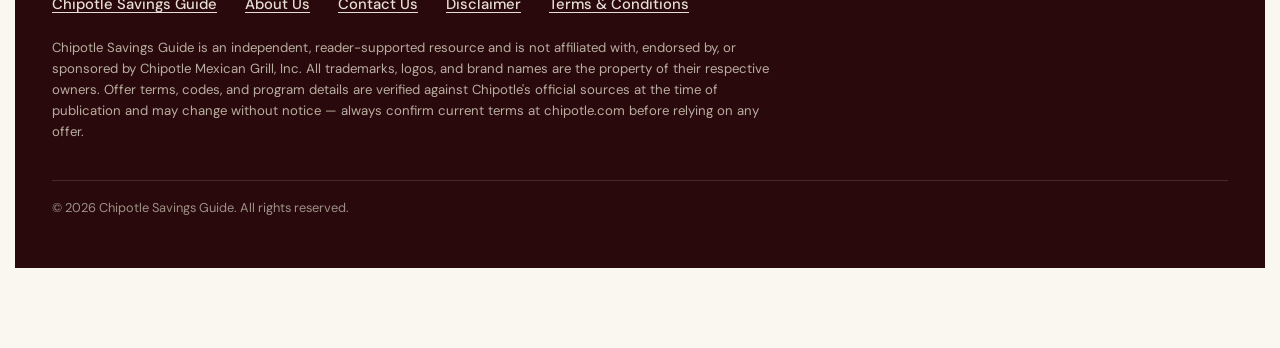
<file: about-us/index.html>
<!DOCTYPE html>
<html lang="en">
<head>
  <meta charset="UTF-8">
  <meta name="viewport" content="width=device-width, initial-scale=1.0">
  <title>About Us — Chipotle Savings Guide</title>
  <meta name="description" content="Learn who runs Chipotle Savings Guide, why the site exists, and how every code, offer, and program detail on it is verified.">
  <link rel="canonical" href="https://chipotlecoupons.us/about-us/">

  <meta property="og:type" content="website">
  <meta property="og:site_name" content="Chipotle Savings Guide">
  <meta property="og:title" content="About Us — Chipotle Savings Guide">
  <meta property="og:description" content="Learn who runs Chipotle Savings Guide, why the site exists, and how every code, offer, and program detail on it is verified.">
  <meta property="og:url" content="https://chipotlecoupons.us/about-us/">
  <meta property="og:image" content="https://chipotlecoupons.us/og-image.jpg">
  <meta property="og:image:width" content="1200">
  <meta property="og:image:height" content="630">
  <meta property="og:image:alt" content="ChipotleCoupons.us — Verified Chipotle promo codes and savings">
  <meta name="twitter:card" content="summary_large_image">
  <meta name="twitter:title" content="About Us — Chipotle Savings Guide">
  <meta name="twitter:description" content="Learn who runs Chipotle Savings Guide, why the site exists, and how every code, offer, and program detail on it is verified.">
  <meta name="twitter:image" content="https://chipotlecoupons.us/og-image.jpg">

  <link rel="icon" type="image/svg+xml" href="../favicon/favicon.svg">

  <script type="application/ld+json">
  {
    "@context": "https://schema.org",
    "@type": "WebPage",
    "name": "About Us — Chipotle Savings Guide",
    "description": "Learn who runs Chipotle Savings Guide, why the site exists, and how every code, offer, and program detail on it is verified.",
    "url": "https://chipotlecoupons.us/about-us/",
    "isPartOf": {
      "@type": "WebSite",
      "name": "Chipotle Savings Guide",
      "url": "https://chipotlecoupons.us/"
    }
  }
  </script>

  <link rel="preconnect" href="https://fonts.googleapis.com">
  <link rel="preconnect" href="https://fonts.gstatic.com" crossorigin>
  <link href="https://fonts.googleapis.com/css2?family=DM+Sans:ital,opsz,wght@0,9..40,400;0,9..40,500;0,9..40,600;0,9..40,700;1,9..40,400;1,9..40,700&family=Fraunces:ital,opsz,wght@0,9..144,600;0,9..144,700;0,9..144,800;1,9..144,600&family=JetBrains+Mono:wght@500;700&display=swap" rel="stylesheet">

  <link rel="stylesheet" href="../css/main.css">
</head>
<body>

  <header class="site-masthead">
    <div class="page-wrapper masthead-inner">
      <div class="brand-group">
        <a href="../" class="brand-mark" aria-label="Chipotle Savings Home">
          <img src="../images/logo.svg" width="22" height="22" alt="" aria-hidden="true">
          <span>Chipotle Savings Guide</span>
        </a>
        <nav class="site-nav" aria-label="Primary Navigation">
          <a href="../" class="nav-link">Savings &amp; Codes</a>
          <a href="../student-discount/" class="nav-link">Student Discount</a>
          <a href="../military-discount/" class="nav-link">Military Discount</a>
        </nav>
      </div>
    </div>
  </header>

  <main class="page-wrapper" id="main-content">

    <section class="hero-container" aria-labelledby="page-title">
      <h1 id="page-title">About Chipotle Savings Guide</h1>
      <p class="lead">We built this site to answer one question honestly: out of everything claiming to save you money at Chipotle, what actually works right now? No recycled code lists, no guessing — every page is checked against Chipotle's own published terms before it's published.</p>
    </section>

    <section class="content-section" aria-labelledby="what-we-do-heading">
      <div class="section-header-wrap">
        <h2 id="what-we-do-heading">What We Do</h2>
      </div>
      <p>Chipotle Savings Guide is an independent, reader-supported resource covering Chipotle promo codes, Rewards mechanics, seasonal programs, and the student and military discount questions people actually search for. We don't list a code unless we can trace it to a source Chipotle itself stands behind — its app, its official terms pages, or its newsroom.</p>
      <p>A lot of coupon sites list dozens of "active" codes at once, many of them expired or fabricated, because more codes look better than fewer. We do the opposite: if a discount isn't currently real, we say so directly, and we explain what does work instead.</p>
    </section>

    <section class="content-section" aria-labelledby="how-we-verify-heading">
      <div class="section-header-wrap">
        <h2 id="how-we-verify-heading">How We Verify Information</h2>
      </div>
      <ul class="styled-list">
        <li><strong>Primary sources first.</strong> Program terms are checked against chipotle.com, the Chipotle app, and Chipotle's official newsroom announcements — not against other coupon sites.</li>
        <li><strong>Dated, not evergreen.</strong> Promotions expire. Every page states when it was last verified, and we revisit pages as programs change rather than leaving stale claims live.</li>
        <li><strong>We separate fact from possibility.</strong> Account-specific offers, personalized deals, and unverified third-party claims are clearly labeled as such, rather than presented as if they apply to everyone.</li>
      </ul>
    </section>

    <section class="content-section" aria-labelledby="independence-heading">
      <div class="section-header-wrap">
        <h2 id="independence-heading">Independence</h2>
      </div>
      <p>Chipotle Savings Guide is not affiliated with, endorsed by, or operated by Chipotle Mexican Grill, Inc. We're an independent publisher reporting on publicly available offers and programs. All Chipotle trademarks, logos, and product names belong to their respective owner. See our <a href="../disclaimer/">Disclaimer</a> for more detail.</p>
      <p>Have a correction, or found something on the site that's out of date? Visit our <a href="../contact-us/">Contact Us</a> page — we'd genuinely like to know.</p>
    </section>

  </main>

  <footer class="site-footer">
    <div class="page-wrapper footer-inner">
      <nav class="footer-nav" aria-label="Footer Navigation">
        <a href="../">Chipotle Savings Guide</a>
        <a href="../about-us/">About Us</a>
        <a href="../contact-us/">Contact Us</a>
        <a href="../disclaimer/">Disclaimer</a>
        <a href="../terms-and-conditions/">Terms &amp; Conditions</a>
      </nav>
      <p class="footer-disclaimer">Chipotle Savings Guide is an independent, reader-supported resource and is not affiliated with, endorsed by, or sponsored by Chipotle Mexican Grill, Inc. All trademarks, logos, and brand names are the property of their respective owners. Offer terms, codes, and program details are verified against Chipotle's official sources at the time of publication and may change without notice — always confirm current terms at chipotle.com before relying on any offer.</p>
      <p class="footer-copyright">&copy; 2026 Chipotle Savings Guide. All rights reserved.</p>
    </div>
  </footer>

  <script src="../js/main.js"></script>
</body>
</html>
</file>
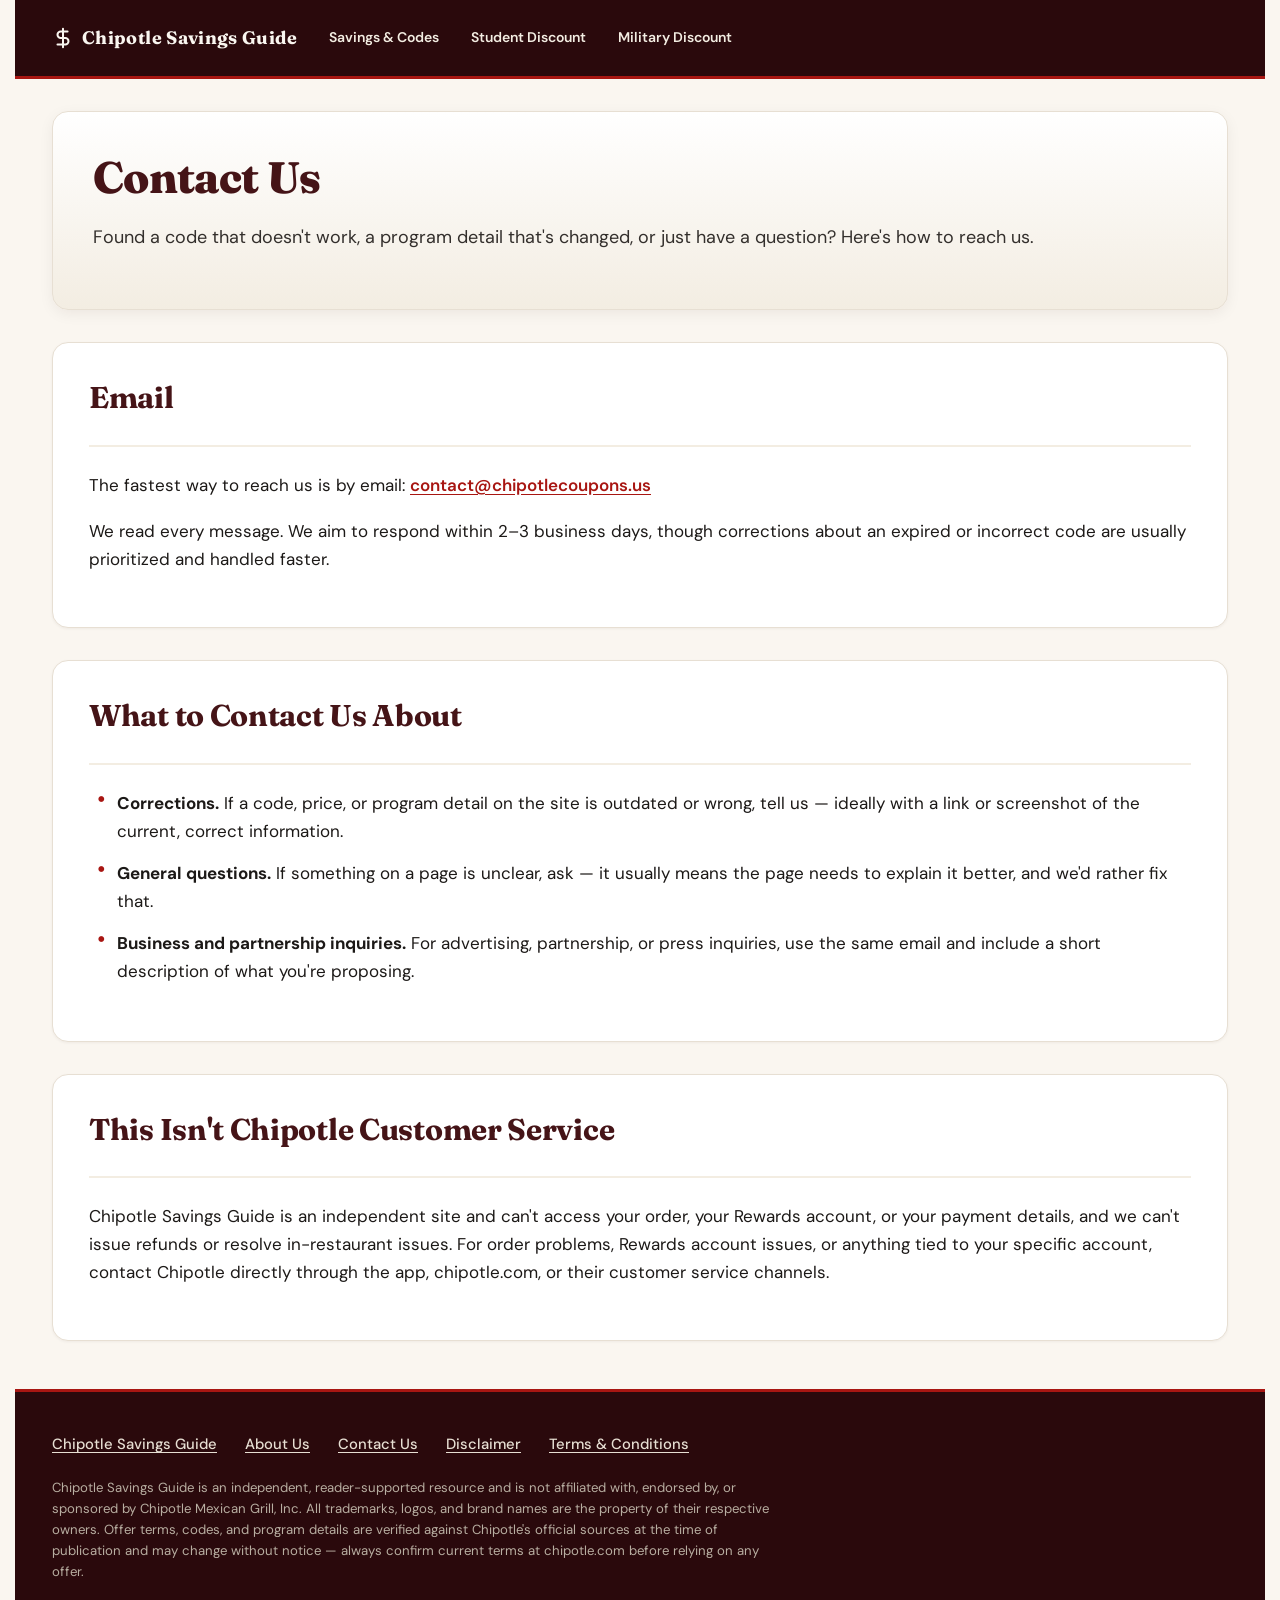
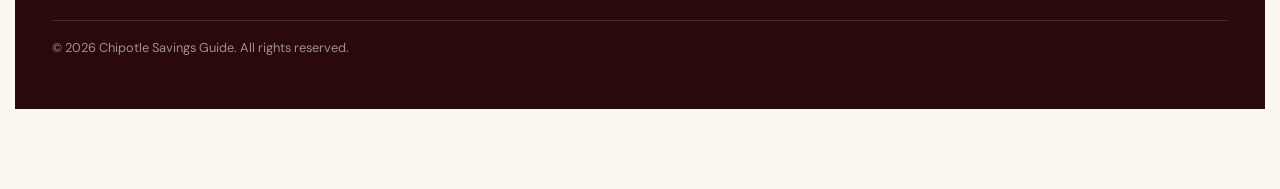
<file: contact-us/index.html>
<!DOCTYPE html>
<html lang="en">
<head>
  <meta charset="UTF-8">
  <meta name="viewport" content="width=device-width, initial-scale=1.0">
  <title>Contact Us — Chipotle Savings Guide</title>
  <meta name="description" content="How to reach Chipotle Savings Guide with corrections, questions, or business inquiries, and what to expect after you send a message.">
  <link rel="canonical" href="https://chipotlecoupons.us/contact-us/">

  <meta property="og:type" content="website">
  <meta property="og:site_name" content="Chipotle Savings Guide">
  <meta property="og:title" content="Contact Us — Chipotle Savings Guide">
  <meta property="og:description" content="How to reach Chipotle Savings Guide with corrections, questions, or business inquiries, and what to expect after you send a message.">
  <meta property="og:url" content="https://chipotlecoupons.us/contact-us/">
  <meta property="og:image" content="https://chipotlecoupons.us/og-image.jpg">
  <meta property="og:image:width" content="1200">
  <meta property="og:image:height" content="630">
  <meta property="og:image:alt" content="ChipotleCoupons.us — Verified Chipotle promo codes and savings">
  <meta name="twitter:card" content="summary_large_image">
  <meta name="twitter:title" content="Contact Us — Chipotle Savings Guide">
  <meta name="twitter:description" content="How to reach Chipotle Savings Guide with corrections, questions, or business inquiries, and what to expect after you send a message.">
  <meta name="twitter:image" content="https://chipotlecoupons.us/og-image.jpg">

  <link rel="icon" type="image/svg+xml" href="../favicon/favicon.svg">

  <script type="application/ld+json">
  {
    "@context": "https://schema.org",
    "@type": "WebPage",
    "name": "Contact Us — Chipotle Savings Guide",
    "description": "How to reach Chipotle Savings Guide with corrections, questions, or business inquiries, and what to expect after you send a message.",
    "url": "https://chipotlecoupons.us/contact-us/",
    "isPartOf": {
      "@type": "WebSite",
      "name": "Chipotle Savings Guide",
      "url": "https://chipotlecoupons.us/"
    }
  }
  </script>

  <link rel="preconnect" href="https://fonts.googleapis.com">
  <link rel="preconnect" href="https://fonts.gstatic.com" crossorigin>
  <link href="https://fonts.googleapis.com/css2?family=DM+Sans:ital,opsz,wght@0,9..40,400;0,9..40,500;0,9..40,600;0,9..40,700;1,9..40,400;1,9..40,700&family=Fraunces:ital,opsz,wght@0,9..144,600;0,9..144,700;0,9..144,800;1,9..144,600&family=JetBrains+Mono:wght@500;700&display=swap" rel="stylesheet">

  <link rel="stylesheet" href="../css/main.css">
</head>
<body>

  <header class="site-masthead">
    <div class="page-wrapper masthead-inner">
      <div class="brand-group">
        <a href="../" class="brand-mark" aria-label="Chipotle Savings Home">
          <img src="../images/logo.svg" width="22" height="22" alt="" aria-hidden="true">
          <span>Chipotle Savings Guide</span>
        </a>
        <nav class="site-nav" aria-label="Primary Navigation">
          <a href="../" class="nav-link">Savings &amp; Codes</a>
          <a href="../student-discount/" class="nav-link">Student Discount</a>
          <a href="../military-discount/" class="nav-link">Military Discount</a>
        </nav>
      </div>
    </div>
  </header>

  <main class="page-wrapper" id="main-content">

    <section class="hero-container" aria-labelledby="page-title">
      <h1 id="page-title">Contact Us</h1>
      <p class="lead">Found a code that doesn't work, a program detail that's changed, or just have a question? Here's how to reach us.</p>
    </section>

    <section class="content-section" aria-labelledby="email-heading">
      <div class="section-header-wrap">
        <h2 id="email-heading">Email</h2>
      </div>
      <p>The fastest way to reach us is by email: <a href="mailto:contact@chipotlecoupons.us">contact@chipotlecoupons.us</a></p>
      <p>We read every message. We aim to respond within 2–3 business days, though corrections about an expired or incorrect code are usually prioritized and handled faster.</p>
    </section>

    <section class="content-section" aria-labelledby="what-to-contact-heading">
      <div class="section-header-wrap">
        <h2 id="what-to-contact-heading">What to Contact Us About</h2>
      </div>
      <ul class="styled-list">
        <li><strong>Corrections.</strong> If a code, price, or program detail on the site is outdated or wrong, tell us — ideally with a link or screenshot of the current, correct information.</li>
        <li><strong>General questions.</strong> If something on a page is unclear, ask — it usually means the page needs to explain it better, and we'd rather fix that.</li>
        <li><strong>Business and partnership inquiries.</strong> For advertising, partnership, or press inquiries, use the same email and include a short description of what you're proposing.</li>
      </ul>
    </section>

    <section class="content-section" aria-labelledby="not-chipotle-heading">
      <div class="section-header-wrap">
        <h2 id="not-chipotle-heading">This Isn't Chipotle Customer Service</h2>
      </div>
      <p>Chipotle Savings Guide is an independent site and can't access your order, your Rewards account, or your payment details, and we can't issue refunds or resolve in-restaurant issues. For order problems, Rewards account issues, or anything tied to your specific account, contact Chipotle directly through the app, chipotle.com, or their customer service channels.</p>
    </section>

  </main>

  <footer class="site-footer">
    <div class="page-wrapper footer-inner">
      <nav class="footer-nav" aria-label="Footer Navigation">
        <a href="../">Chipotle Savings Guide</a>
        <a href="../about-us/">About Us</a>
        <a href="../contact-us/">Contact Us</a>
        <a href="../disclaimer/">Disclaimer</a>
        <a href="../terms-and-conditions/">Terms &amp; Conditions</a>
      </nav>
      <p class="footer-disclaimer">Chipotle Savings Guide is an independent, reader-supported resource and is not affiliated with, endorsed by, or sponsored by Chipotle Mexican Grill, Inc. All trademarks, logos, and brand names are the property of their respective owners. Offer terms, codes, and program details are verified against Chipotle's official sources at the time of publication and may change without notice — always confirm current terms at chipotle.com before relying on any offer.</p>
      <p class="footer-copyright">&copy; 2026 Chipotle Savings Guide. All rights reserved.</p>
    </div>
  </footer>

  <script src="../js/main.js"></script>
</body>
</html>
</file>
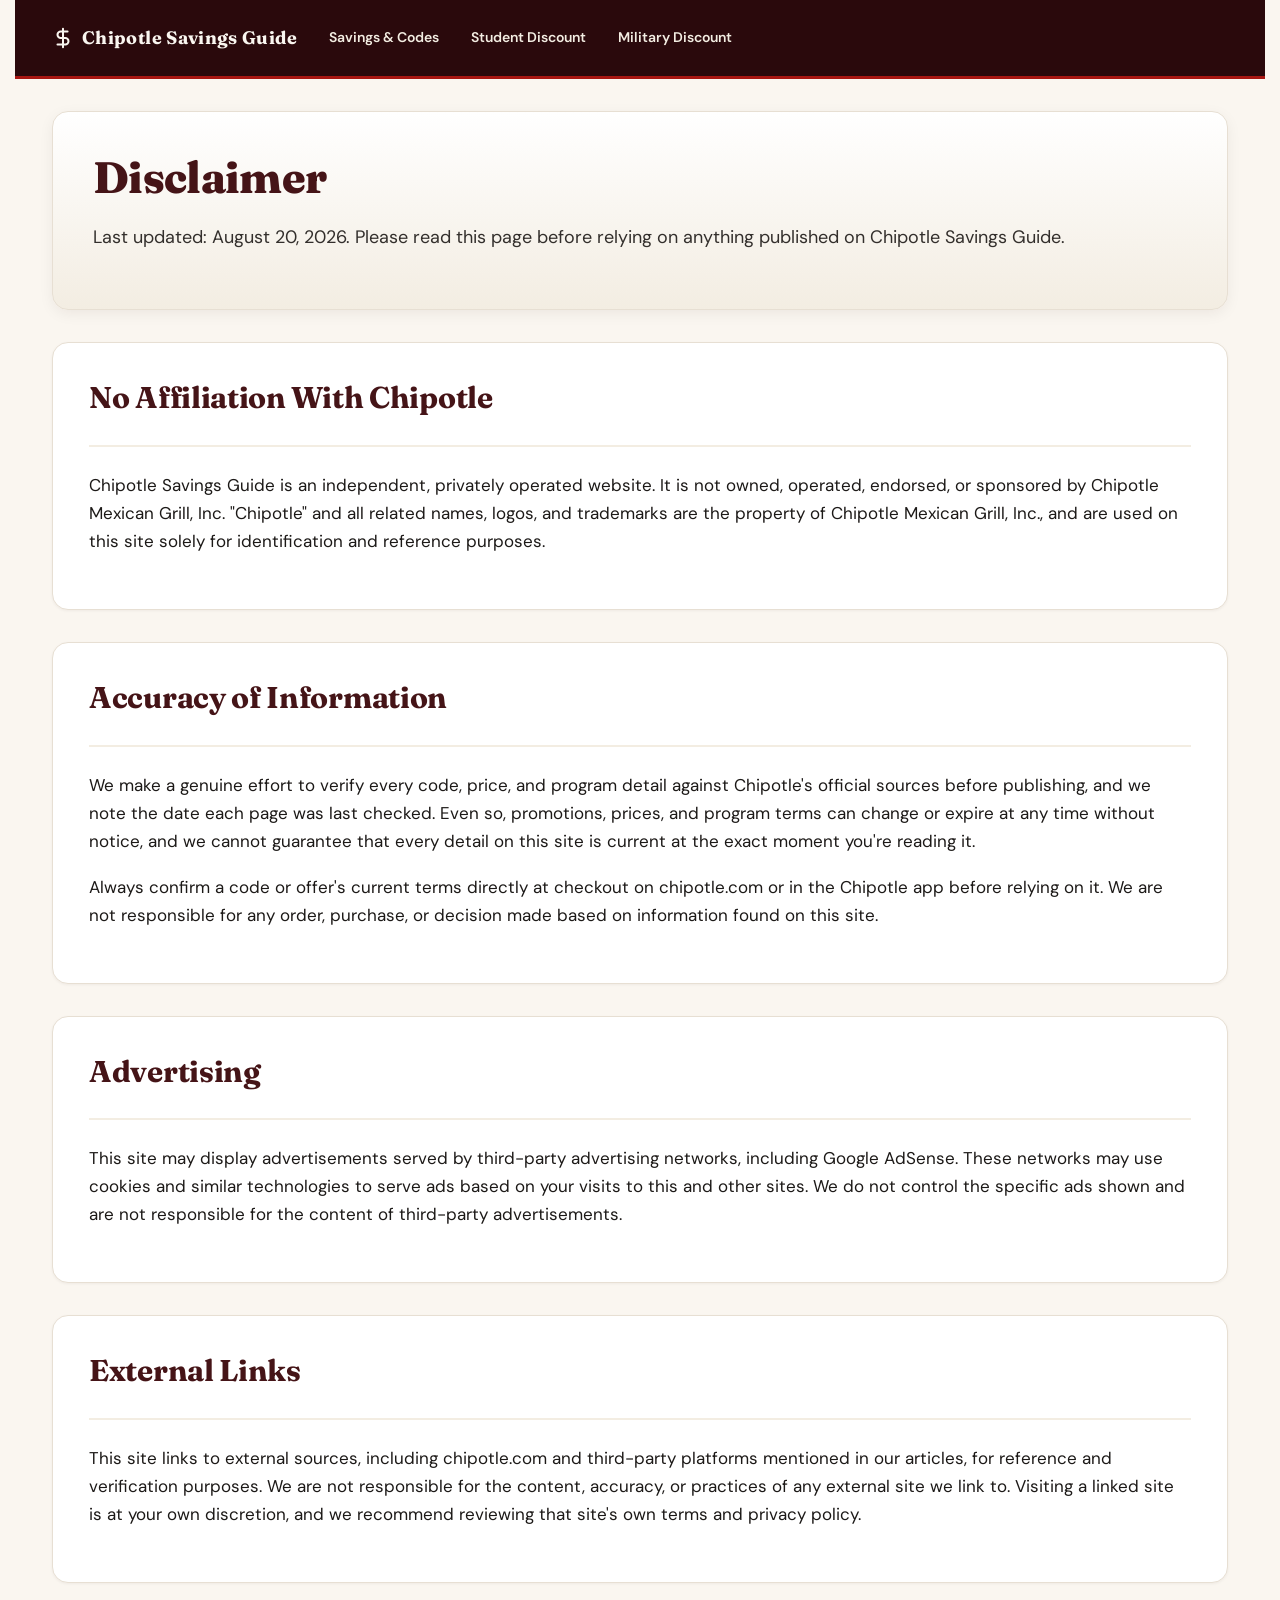
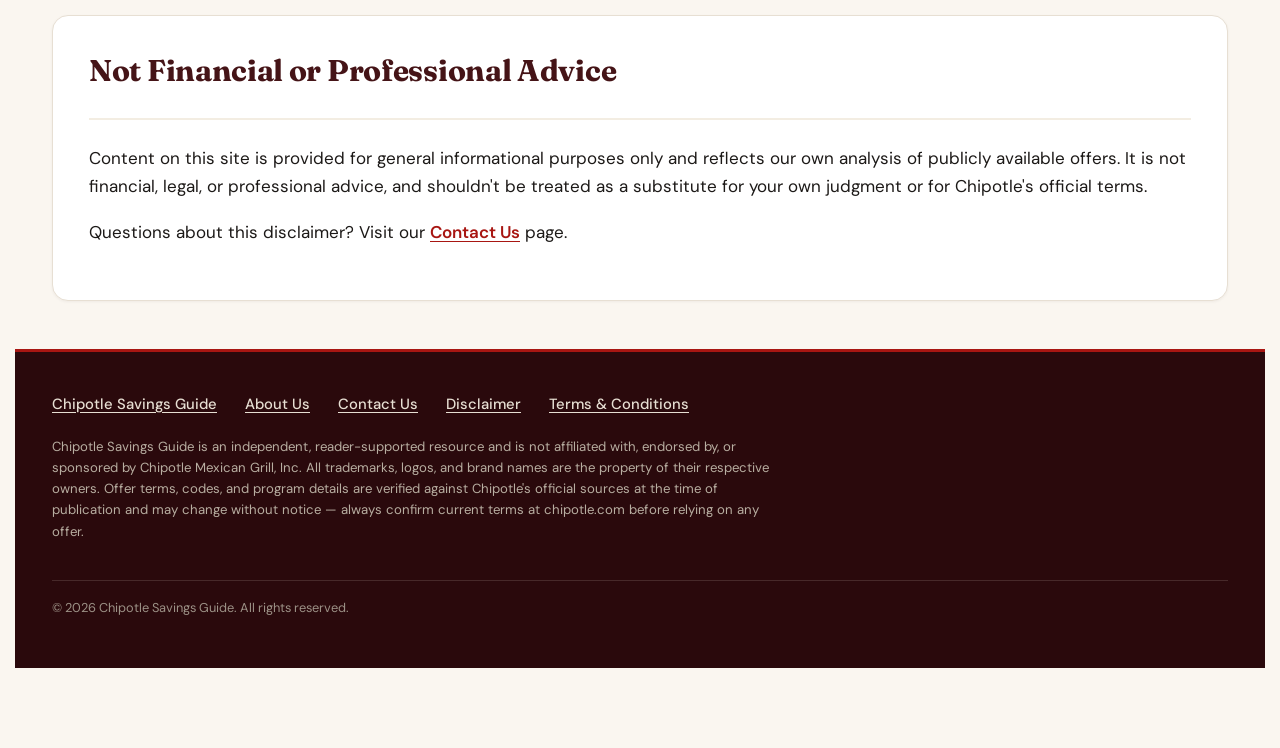
<file: disclaimer/index.html>
<!DOCTYPE html>
<html lang="en">
<head>
  <meta charset="UTF-8">
  <meta name="viewport" content="width=device-width, initial-scale=1.0">
  <title>Disclaimer — Chipotle Savings Guide</title>
  <meta name="description" content="Important disclaimers about accuracy, brand affiliation, advertising, and external links on Chipotle Savings Guide.">
  <link rel="canonical" href="https://chipotlecoupons.us/disclaimer/">

  <meta property="og:type" content="website">
  <meta property="og:site_name" content="Chipotle Savings Guide">
  <meta property="og:title" content="Disclaimer — Chipotle Savings Guide">
  <meta property="og:description" content="Important disclaimers about accuracy, brand affiliation, advertising, and external links on Chipotle Savings Guide.">
  <meta property="og:url" content="https://chipotlecoupons.us/disclaimer/">
  <meta property="og:image" content="https://chipotlecoupons.us/og-image.jpg">
  <meta property="og:image:width" content="1200">
  <meta property="og:image:height" content="630">
  <meta property="og:image:alt" content="ChipotleCoupons.us — Verified Chipotle promo codes and savings">
  <meta name="twitter:card" content="summary_large_image">
  <meta name="twitter:title" content="Disclaimer — Chipotle Savings Guide">
  <meta name="twitter:description" content="Important disclaimers about accuracy, brand affiliation, advertising, and external links on Chipotle Savings Guide.">
  <meta name="twitter:image" content="https://chipotlecoupons.us/og-image.jpg">

  <link rel="icon" type="image/svg+xml" href="../favicon/favicon.svg">

  <script type="application/ld+json">
  {
    "@context": "https://schema.org",
    "@type": "WebPage",
    "name": "Disclaimer — Chipotle Savings Guide",
    "description": "Important disclaimers about accuracy, brand affiliation, advertising, and external links on Chipotle Savings Guide.",
    "url": "https://chipotlecoupons.us/disclaimer/",
    "isPartOf": {
      "@type": "WebSite",
      "name": "Chipotle Savings Guide",
      "url": "https://chipotlecoupons.us/"
    }
  }
  </script>

  <link rel="preconnect" href="https://fonts.googleapis.com">
  <link rel="preconnect" href="https://fonts.gstatic.com" crossorigin>
  <link href="https://fonts.googleapis.com/css2?family=DM+Sans:ital,opsz,wght@0,9..40,400;0,9..40,500;0,9..40,600;0,9..40,700;1,9..40,400;1,9..40,700&family=Fraunces:ital,opsz,wght@0,9..144,600;0,9..144,700;0,9..144,800;1,9..144,600&family=JetBrains+Mono:wght@500;700&display=swap" rel="stylesheet">

  <link rel="stylesheet" href="../css/main.css">
</head>
<body>

  <header class="site-masthead">
    <div class="page-wrapper masthead-inner">
      <div class="brand-group">
        <a href="../" class="brand-mark" aria-label="Chipotle Savings Home">
          <img src="../images/logo.svg" width="22" height="22" alt="" aria-hidden="true">
          <span>Chipotle Savings Guide</span>
        </a>
        <nav class="site-nav" aria-label="Primary Navigation">
          <a href="../" class="nav-link">Savings &amp; Codes</a>
          <a href="../student-discount/" class="nav-link">Student Discount</a>
          <a href="../military-discount/" class="nav-link">Military Discount</a>
        </nav>
      </div>
    </div>
  </header>

  <main class="page-wrapper" id="main-content">

    <section class="hero-container" aria-labelledby="page-title">
      <h1 id="page-title">Disclaimer</h1>
      <p class="lead">Last updated: August 20, 2026. Please read this page before relying on anything published on Chipotle Savings Guide.</p>
    </section>

    <section class="content-section" aria-labelledby="affiliation-heading">
      <div class="section-header-wrap">
        <h2 id="affiliation-heading">No Affiliation With Chipotle</h2>
      </div>
      <p>Chipotle Savings Guide is an independent, privately operated website. It is not owned, operated, endorsed, or sponsored by Chipotle Mexican Grill, Inc. "Chipotle" and all related names, logos, and trademarks are the property of Chipotle Mexican Grill, Inc., and are used on this site solely for identification and reference purposes.</p>
    </section>

    <section class="content-section" aria-labelledby="accuracy-heading">
      <div class="section-header-wrap">
        <h2 id="accuracy-heading">Accuracy of Information</h2>
      </div>
      <p>We make a genuine effort to verify every code, price, and program detail against Chipotle's official sources before publishing, and we note the date each page was last checked. Even so, promotions, prices, and program terms can change or expire at any time without notice, and we cannot guarantee that every detail on this site is current at the exact moment you're reading it.</p>
      <p>Always confirm a code or offer's current terms directly at checkout on chipotle.com or in the Chipotle app before relying on it. We are not responsible for any order, purchase, or decision made based on information found on this site.</p>
    </section>

    <section class="content-section" aria-labelledby="advertising-heading">
      <div class="section-header-wrap">
        <h2 id="advertising-heading">Advertising</h2>
      </div>
      <p>This site may display advertisements served by third-party advertising networks, including Google AdSense. These networks may use cookies and similar technologies to serve ads based on your visits to this and other sites. We do not control the specific ads shown and are not responsible for the content of third-party advertisements.</p>
    </section>

    <section class="content-section" aria-labelledby="external-links-heading">
      <div class="section-header-wrap">
        <h2 id="external-links-heading">External Links</h2>
      </div>
      <p>This site links to external sources, including chipotle.com and third-party platforms mentioned in our articles, for reference and verification purposes. We are not responsible for the content, accuracy, or practices of any external site we link to. Visiting a linked site is at your own discretion, and we recommend reviewing that site's own terms and privacy policy.</p>
    </section>

    <section class="content-section" aria-labelledby="no-professional-advice-heading">
      <div class="section-header-wrap">
        <h2 id="no-professional-advice-heading">Not Financial or Professional Advice</h2>
      </div>
      <p>Content on this site is provided for general informational purposes only and reflects our own analysis of publicly available offers. It is not financial, legal, or professional advice, and shouldn't be treated as a substitute for your own judgment or for Chipotle's official terms.</p>
      <p>Questions about this disclaimer? Visit our <a href="../contact-us/">Contact Us</a> page.</p>
    </section>

  </main>

  <footer class="site-footer">
    <div class="page-wrapper footer-inner">
      <nav class="footer-nav" aria-label="Footer Navigation">
        <a href="../">Chipotle Savings Guide</a>
        <a href="../about-us/">About Us</a>
        <a href="../contact-us/">Contact Us</a>
        <a href="../disclaimer/">Disclaimer</a>
        <a href="../terms-and-conditions/">Terms &amp; Conditions</a>
      </nav>
      <p class="footer-disclaimer">Chipotle Savings Guide is an independent, reader-supported resource and is not affiliated with, endorsed by, or sponsored by Chipotle Mexican Grill, Inc. All trademarks, logos, and brand names are the property of their respective owners. Offer terms, codes, and program details are verified against Chipotle's official sources at the time of publication and may change without notice — always confirm current terms at chipotle.com before relying on any offer.</p>
      <p class="footer-copyright">&copy; 2026 Chipotle Savings Guide. All rights reserved.</p>
    </div>
  </footer>

  <script src="../js/main.js"></script>
</body>
</html>
</file>
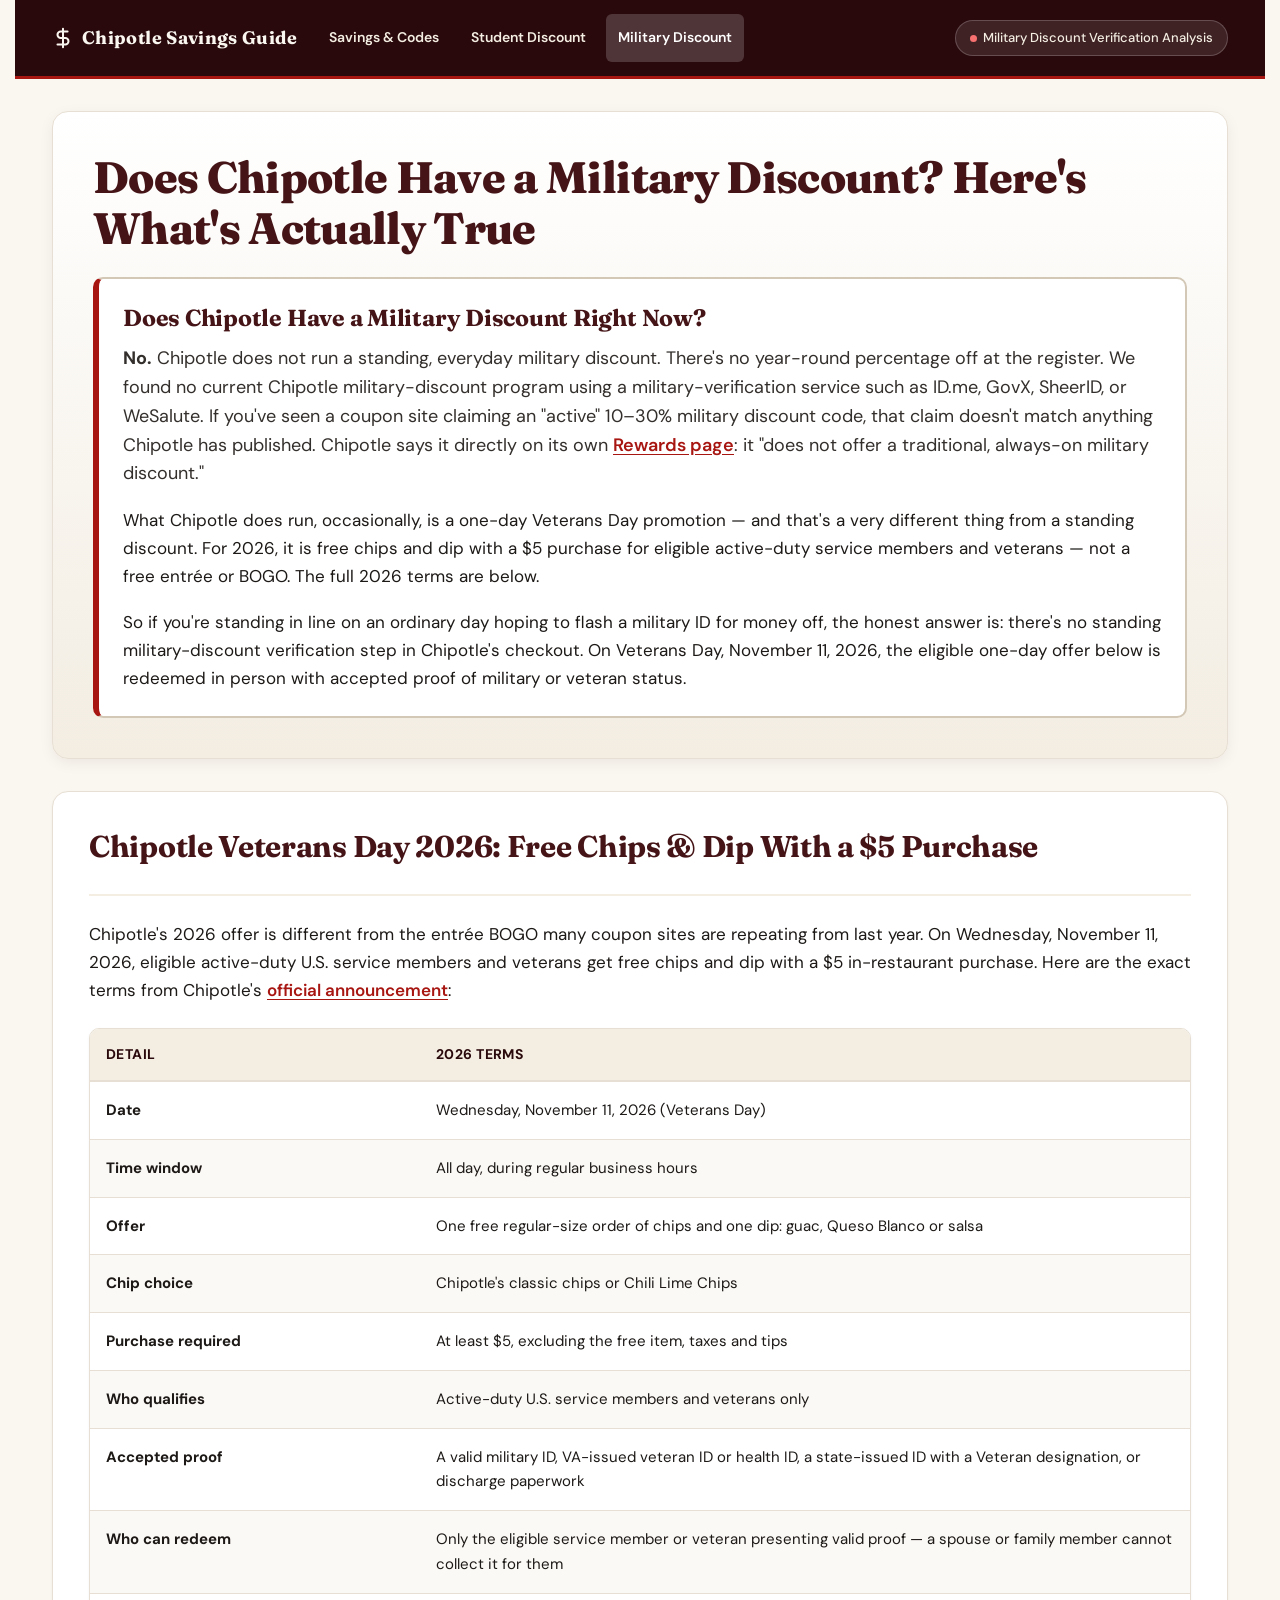
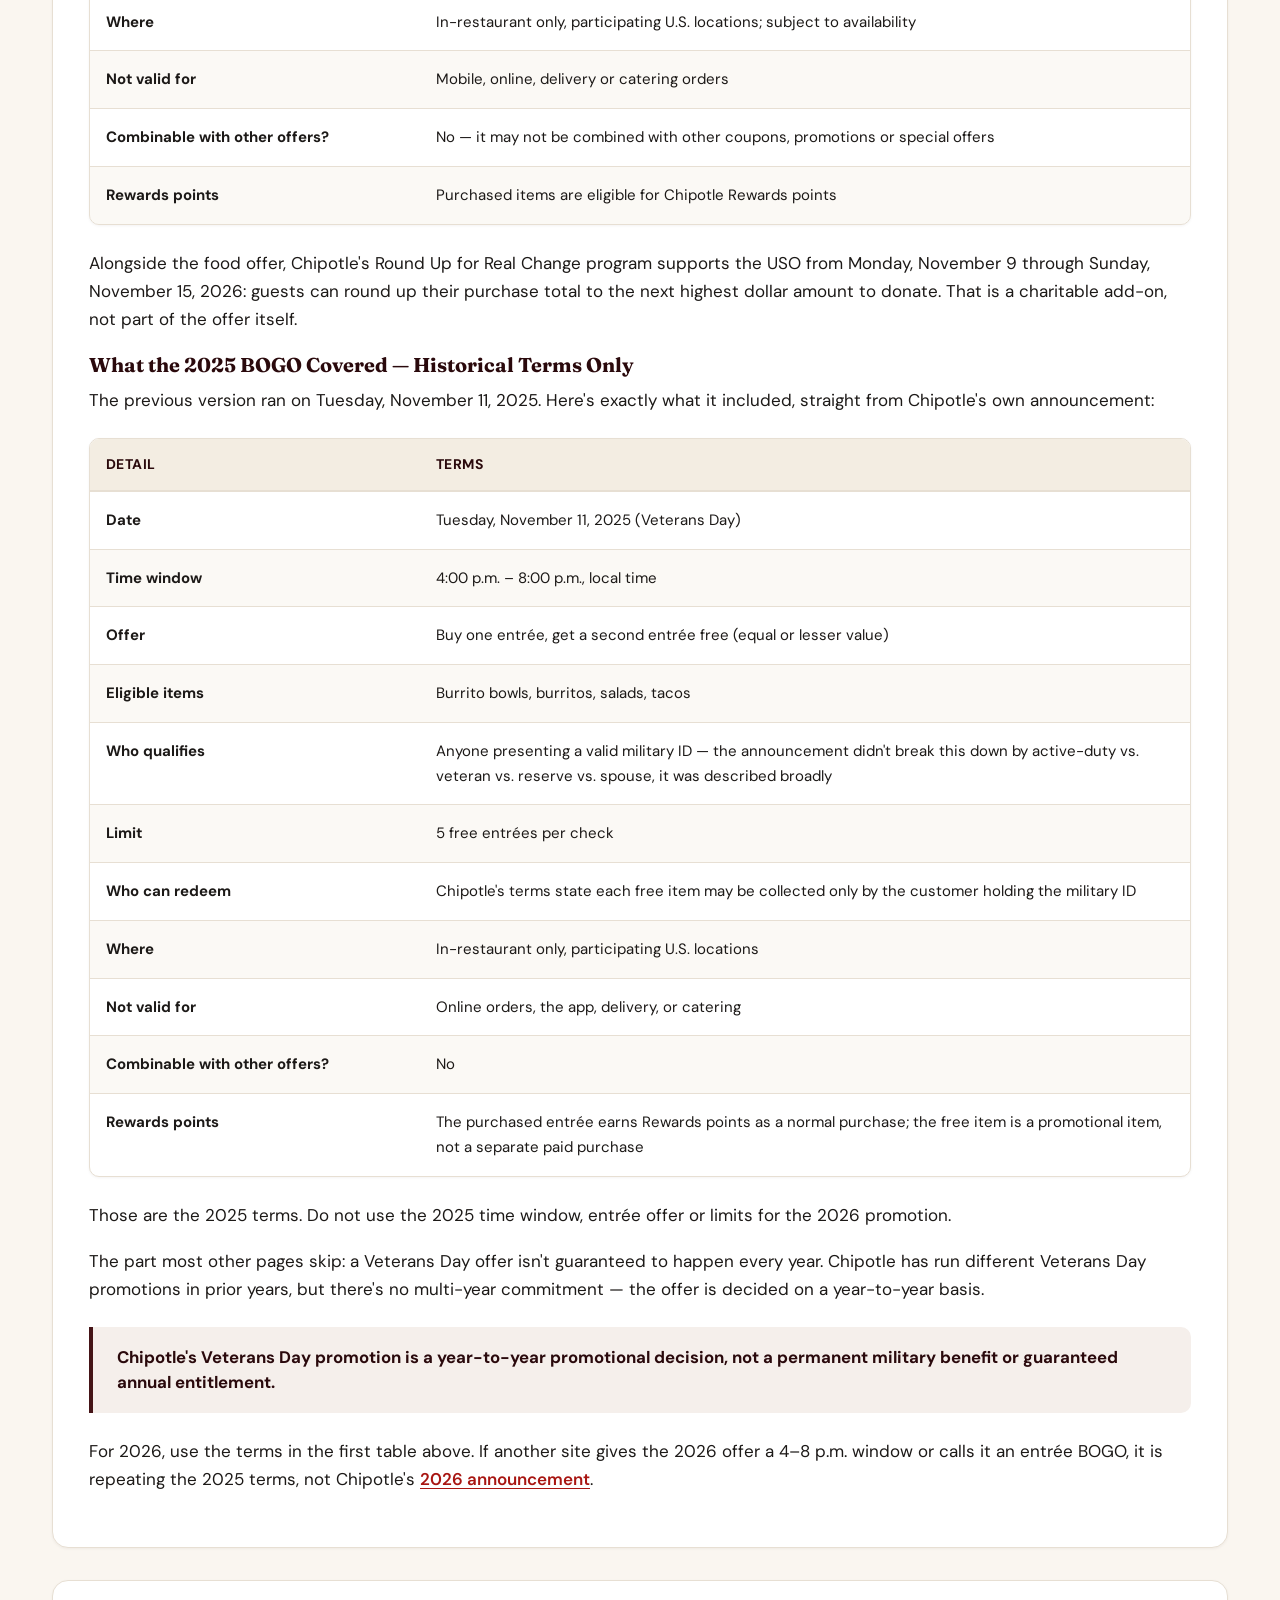
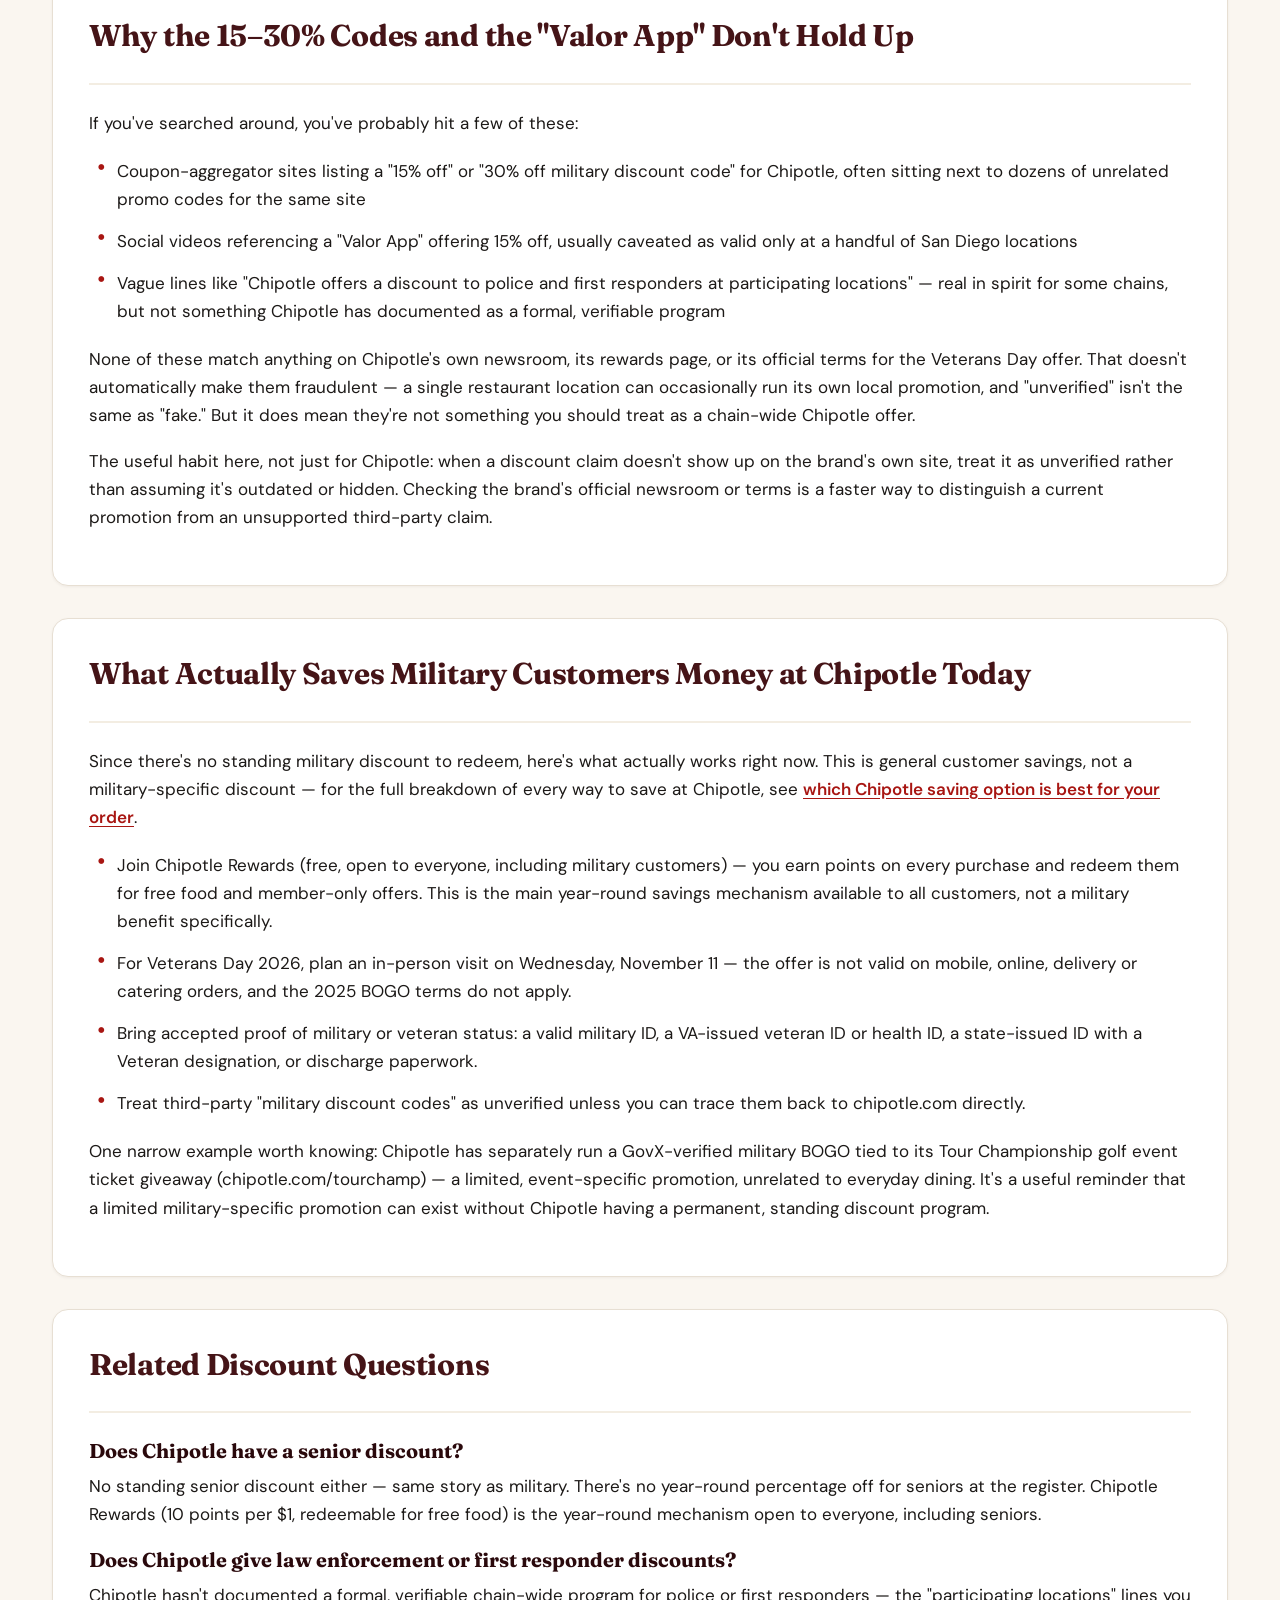
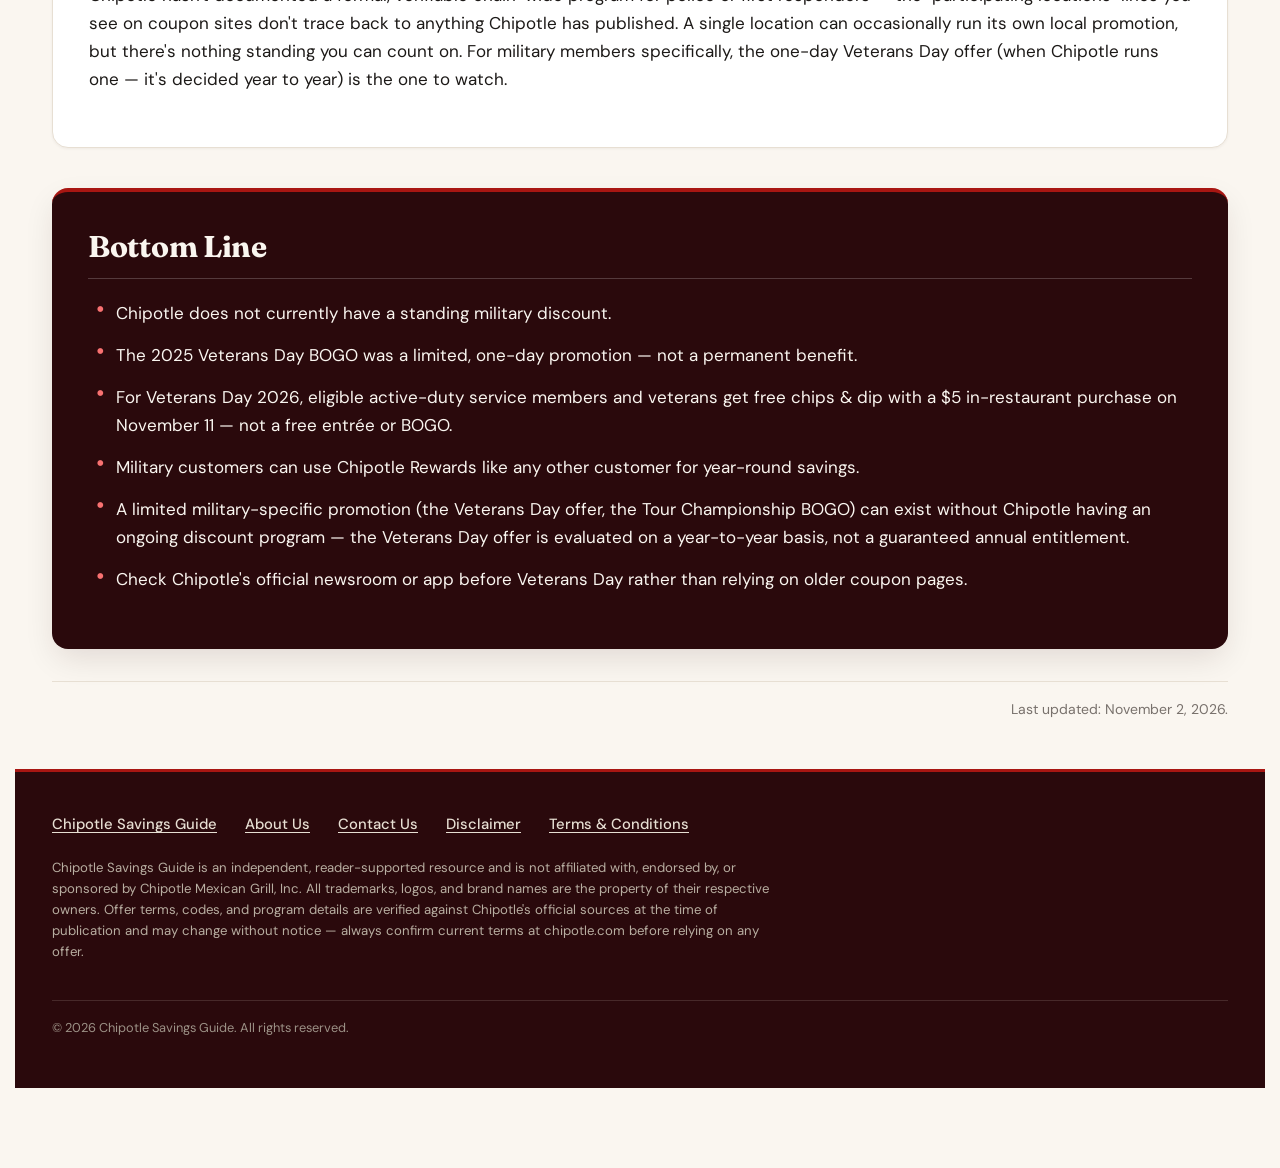
<file: military-discount/index.html>
<!DOCTYPE html>
<html lang="en">
<head>
  <meta charset="UTF-8">
  <meta name="viewport" content="width=device-width, initial-scale=1.0">
  <title>Does Chipotle Have a Military Discount? Here's What's Actually True</title>
  <meta name="description" content="Does Chipotle Have a Military Discount? No standing discount exists. Verified Veterans Day 2026 free chips &amp; dip terms, 15-30% code claims, and savings that work.">
  <link rel="canonical" href="https://chipotlecoupons.us/military-discount/">
  
  <meta property="og:type" content="article">
  <meta property="og:site_name" content="Chipotle Savings Guide">
  <meta property="og:title" content="Does Chipotle Have a Military Discount? Here's What's Actually True">
  <meta property="og:description" content="Chipotle's verified Veterans Day 2026 offer, why it is not a standing military discount or BOGO, and which third-party discount claims check out.">
  <meta property="og:url" content="https://chipotlecoupons.us/military-discount/">
  <meta property="og:image" content="https://chipotlecoupons.us/og-image.jpg">
  <meta property="og:image:width" content="1200">
  <meta property="og:image:height" content="630">
  <meta property="og:image:alt" content="ChipotleCoupons.us — Verified Chipotle promo codes and savings">
  <meta name="twitter:card" content="summary_large_image">
  <meta name="twitter:title" content="Does Chipotle Have a Military Discount? Here's What's Actually True">
  <meta name="twitter:description" content="Chipotle's verified Veterans Day 2026 offer, why it is not a standing military discount or BOGO, and which third-party discount claims check out.">
  <meta name="twitter:image" content="https://chipotlecoupons.us/og-image.jpg">
  
  <link rel="icon" type="image/svg+xml" href="../favicon/favicon.svg">

  <script type="application/ld+json">
  {
    "@context": "https://schema.org",
    "@type": "Article",
    "headline": "Does Chipotle Have a Military Discount? Here's What's Actually True",
    "description": "Does Chipotle Have a Military Discount? No standing discount exists. Verified Veterans Day 2026 free chips & dip terms, 15-30% code claims, and savings that work.",
    "url": "https://chipotlecoupons.us/military-discount/",
    "dateModified": "2026-11-02",
    "isPartOf": {
      "@type": "WebSite",
      "name": "Chipotle Savings Guide",
      "url": "https://chipotlecoupons.us/"
    }
  }
  </script>
  
  <link rel="preconnect" href="https://fonts.googleapis.com">
  <link rel="preconnect" href="https://fonts.gstatic.com" crossorigin>
  <link href="https://fonts.googleapis.com/css2?family=DM+Sans:ital,opsz,wght@0,9..40,400;0,9..40,500;0,9..40,600;0,9..40,700;1,9..40,400;1,9..40,700&family=Fraunces:ital,opsz,wght@0,9..144,600;0,9..144,700;0,9..144,800;1,9..144,600&family=JetBrains+Mono:wght@500;700&display=swap" rel="stylesheet">
  
  <link rel="stylesheet" href="../css/main.css">
</head>
<body>

  <header class="site-masthead">
    <div class="page-wrapper masthead-inner">
      <div class="brand-group">
        <a href="../" class="brand-mark" aria-label="Chipotle Savings Home">
          <img src="../images/logo.svg" width="22" height="22" alt="" aria-hidden="true">
          <span>Chipotle Savings Guide</span>
        </a>
        <nav class="site-nav" aria-label="Primary Navigation">
          <a href="../" class="nav-link">Savings &amp; Codes</a>
          <a href="../student-discount/" class="nav-link">Student Discount</a>
          <a href="../military-discount/" class="nav-link active" aria-current="page">Military Discount</a>
        </nav>
      </div>
      <div class="verification-badge">
        <span class="dot" style="background-color: #F87171;"></span>
        <span>Military Discount Verification Analysis</span>
      </div>
    </div>
  </header>

  <main class="page-wrapper" id="main-content">

    <section class="hero-container" aria-labelledby="page-title">
      <h1 id="page-title">Does Chipotle Have a Military Discount? Here's What's Actually True</h1>
      
      <div class="direct-factcheck-box">
        <h2 style="font-size: 1.45rem; margin-bottom: 0.75rem;">Does Chipotle Have a Military Discount Right Now?</h2>
        <p class="lead"><strong>No.</strong> Chipotle does not run a standing, everyday military discount. There's no year-round percentage off at the register. We found no current Chipotle military-discount program using a military-verification service such as ID.me, GovX, SheerID, or WeSalute. If you've seen a coupon site claiming an "active" 10–30% military discount code, that claim doesn't match anything Chipotle has published. Chipotle says it directly on its own <a href="https://www.chipotle.com/rewards">Rewards page</a>: it "does not offer a traditional, always-on military discount."</p>
        
        <p>What Chipotle does run, occasionally, is a one-day Veterans Day promotion — and that's a very different thing from a standing discount. For 2026, it is free chips and dip with a $5 purchase for eligible active-duty service members and veterans — not a free entrée or BOGO. The full 2026 terms are below.</p>
        
        <p style="margin-bottom: 0;">So if you're standing in line on an ordinary day hoping to flash a military ID for money off, the honest answer is: there's no standing military-discount verification step in Chipotle's checkout. On Veterans Day, November 11, 2026, the eligible one-day offer below is redeemed in person with accepted proof of military or veteran status.</p>
      </div>
    </section>

    <section class="content-section" aria-labelledby="veterans-day-heading">
      <div class="section-header-wrap">
        <h2 id="veterans-day-heading">Chipotle Veterans Day 2026: Free Chips &amp; Dip With a $5 Purchase</h2>
      </div>

      <p>Chipotle's 2026 offer is different from the entrée BOGO many coupon sites are repeating from last year. On Wednesday, November 11, 2026, eligible active-duty U.S. service members and veterans get free chips and dip with a $5 in-restaurant purchase. Here are the exact terms from Chipotle's <a href="https://newsroom.chipotle.com/veterans-day-2026-offer" target="_blank" rel="noopener">official announcement</a>:</p>

      <div class="table-container">
        <table>
          <thead>
            <tr>
              <th scope="col" style="width: 30%;">Detail</th>
              <th scope="col">2026 Terms</th>
            </tr>
          </thead>
          <tbody>
            <tr>
              <td><strong>Date</strong></td>
              <td>Wednesday, November 11, 2026 (Veterans Day)</td>
            </tr>
            <tr>
              <td><strong>Time window</strong></td>
              <td>All day, during regular business hours</td>
            </tr>
            <tr>
              <td><strong>Offer</strong></td>
              <td>One free regular-size order of chips and one dip: guac, Queso Blanco or salsa</td>
            </tr>
            <tr>
              <td><strong>Chip choice</strong></td>
              <td>Chipotle's classic chips or Chili Lime Chips</td>
            </tr>
            <tr>
              <td><strong>Purchase required</strong></td>
              <td>At least $5, excluding the free item, taxes and tips</td>
            </tr>
            <tr>
              <td><strong>Who qualifies</strong></td>
              <td>Active-duty U.S. service members and veterans only</td>
            </tr>
            <tr>
              <td><strong>Accepted proof</strong></td>
              <td>A valid military ID, VA-issued veteran ID or health ID, a state-issued ID with a Veteran designation, or discharge paperwork</td>
            </tr>
            <tr>
              <td><strong>Who can redeem</strong></td>
              <td>Only the eligible service member or veteran presenting valid proof — a spouse or family member cannot collect it for them</td>
            </tr>
            <tr>
              <td><strong>Where</strong></td>
              <td>In-restaurant only, participating U.S. locations; subject to availability</td>
            </tr>
            <tr>
              <td><strong>Not valid for</strong></td>
              <td>Mobile, online, delivery or catering orders</td>
            </tr>
            <tr>
              <td><strong>Combinable with other offers?</strong></td>
              <td>No — it may not be combined with other coupons, promotions or special offers</td>
            </tr>
            <tr>
              <td><strong>Rewards points</strong></td>
              <td>Purchased items are eligible for Chipotle Rewards points</td>
            </tr>
          </tbody>
        </table>
      </div>

      <p>Alongside the food offer, Chipotle's Round Up for Real Change program supports the USO from Monday, November 9 through Sunday, November 15, 2026: guests can round up their purchase total to the next highest dollar amount to donate. That is a charitable add-on, not part of the offer itself.</p>

      <h3>What the 2025 BOGO Covered — Historical Terms Only</h3>
      <p>The previous version ran on Tuesday, November 11, 2025. Here's exactly what it included, straight from Chipotle's own announcement:</p>

      <div class="table-container">
        <table>
          <thead>
            <tr>
              <th scope="col" style="width: 30%;">Detail</th>
              <th scope="col">Terms</th>
            </tr>
          </thead>
          <tbody>
            <tr>
              <td><strong>Date</strong></td>
              <td>Tuesday, November 11, 2025 (Veterans Day)</td>
            </tr>
            <tr>
              <td><strong>Time window</strong></td>
              <td>4:00 p.m. – 8:00 p.m., local time</td>
            </tr>
            <tr>
              <td><strong>Offer</strong></td>
              <td>Buy one entrée, get a second entrée free (equal or lesser value)</td>
            </tr>
            <tr>
              <td><strong>Eligible items</strong></td>
              <td>Burrito bowls, burritos, salads, tacos</td>
            </tr>
            <tr>
              <td><strong>Who qualifies</strong></td>
              <td>Anyone presenting a valid military ID — the announcement didn't break this down by active-duty vs. veteran vs. reserve vs. spouse, it was described broadly</td>
            </tr>
            <tr>
              <td><strong>Limit</strong></td>
              <td>5 free entrées per check</td>
            </tr>
            <tr>
              <td><strong>Who can redeem</strong></td>
              <td>Chipotle's terms state each free item may be collected only by the customer holding the military ID</td>
            </tr>
            <tr>
              <td><strong>Where</strong></td>
              <td>In-restaurant only, participating U.S. locations</td>
            </tr>
            <tr>
              <td><strong>Not valid for</strong></td>
              <td>Online orders, the app, delivery, or catering</td>
            </tr>
            <tr>
              <td><strong>Combinable with other offers?</strong></td>
              <td>No</td>
            </tr>
            <tr>
              <td><strong>Rewards points</strong></td>
              <td>The purchased entrée earns Rewards points as a normal purchase; the free item is a promotional item, not a separate paid purchase</td>
            </tr>
          </tbody>
        </table>
      </div>

      <p>Those are the 2025 terms. Do not use the 2025 time window, entrée offer or limits for the 2026 promotion.</p>

      <p>The part most other pages skip: a Veterans Day offer isn't guaranteed to happen every year. Chipotle has run different Veterans Day promotions in prior years, but there's no multi-year commitment — the offer is decided on a year-to-year basis.</p>

      <div class="policy-callout">
        Chipotle's Veterans Day promotion is a year-to-year promotional decision, not a permanent military benefit or guaranteed annual entitlement.
      </div>

      <p>For 2026, use the terms in the first table above. If another site gives the 2026 offer a 4–8 p.m. window or calls it an entrée BOGO, it is repeating the 2025 terms, not Chipotle's <a href="https://newsroom.chipotle.com/veterans-day-2026-offer" target="_blank" rel="noopener">2026 announcement</a>.</p>
    </section>

    <section class="content-section" aria-labelledby="debunking-heading">
      <div class="section-header-wrap">
        <h2 id="debunking-heading">Why the 15–30% Codes and the "Valor App" Don't Hold Up</h2>
      </div>

      <p>If you've searched around, you've probably hit a few of these:</p>

      <ul class="styled-list">
        <li>Coupon-aggregator sites listing a "15% off" or "30% off military discount code" for Chipotle, often sitting next to dozens of unrelated promo codes for the same site</li>
        <li>Social videos referencing a "Valor App" offering 15% off, usually caveated as valid only at a handful of San Diego locations</li>
        <li>Vague lines like "Chipotle offers a discount to police and first responders at participating locations" — real in spirit for some chains, but not something Chipotle has documented as a formal, verifiable program</li>
      </ul>

      <p>None of these match anything on Chipotle's own newsroom, its rewards page, or its official terms for the Veterans Day offer. That doesn't automatically make them fraudulent — a single restaurant location can occasionally run its own local promotion, and "unverified" isn't the same as "fake." But it does mean they're not something you should treat as a chain-wide Chipotle offer.</p>

      <p>The useful habit here, not just for Chipotle: when a discount claim doesn't show up on the brand's own site, treat it as unverified rather than assuming it's outdated or hidden. Checking the brand's official newsroom or terms is a faster way to distinguish a current promotion from an unsupported third-party claim.</p>
    </section>

    <section class="content-section" aria-labelledby="what-works-heading">
      <div class="section-header-wrap">
        <h2 id="what-works-heading">What Actually Saves Military Customers Money at Chipotle Today</h2>
      </div>

      <p>Since there's no standing military discount to redeem, here's what actually works right now. This is general customer savings, not a military-specific discount — for the full breakdown of every way to save at Chipotle, see <a href="../">which Chipotle saving option is best for your order</a>.</p>

      <ul class="styled-list">
        <li>Join Chipotle Rewards (free, open to everyone, including military customers) — you earn points on every purchase and redeem them for free food and member-only offers. This is the main year-round savings mechanism available to all customers, not a military benefit specifically.</li>
        <li>For Veterans Day 2026, plan an in-person visit on Wednesday, November 11 — the offer is not valid on mobile, online, delivery or catering orders, and the 2025 BOGO terms do not apply.</li>
        <li>Bring accepted proof of military or veteran status: a valid military ID, a VA-issued veteran ID or health ID, a state-issued ID with a Veteran designation, or discharge paperwork.</li>
        <li>Treat third-party "military discount codes" as unverified unless you can trace them back to chipotle.com directly.</li>
      </ul>

      <p>One narrow example worth knowing: Chipotle has separately run a GovX-verified military BOGO tied to its Tour Championship golf event ticket giveaway (chipotle.com/tourchamp) — a limited, event-specific promotion, unrelated to everyday dining. It's a useful reminder that a limited military-specific promotion can exist without Chipotle having a permanent, standing discount program.</p>
    </section>

    <section class="content-section" aria-labelledby="related-discounts-heading">
      <div class="section-header-wrap">
        <h2 id="related-discounts-heading">Related Discount Questions</h2>
      </div>

      <h3>Does Chipotle have a senior discount?</h3>
      <p>No standing senior discount either — same story as military. There's no year-round percentage off for seniors at the register. Chipotle Rewards (10 points per $1, redeemable for free food) is the year-round mechanism open to everyone, including seniors.</p>

      <h3>Does Chipotle give law enforcement or first responder discounts?</h3>
      <p>Chipotle hasn't documented a formal, verifiable chain-wide program for police or first responders — the "participating locations" lines you see on coupon sites don't trace back to anything Chipotle has published. A single location can occasionally run its own local promotion, but there's nothing standing you can count on. For military members specifically, the one-day Veterans Day offer (when Chipotle runs one — it's decided year to year) is the one to watch.</p>
    </section>

    <section class="bottom-line-box" aria-labelledby="bottomline-heading">
      <h2 id="bottomline-heading">Bottom Line</h2>

      <ul class="styled-list">
        <li>Chipotle does not currently have a standing military discount.</li>
        <li>The 2025 Veterans Day BOGO was a limited, one-day promotion — not a permanent benefit.</li>
        <li>For Veterans Day 2026, eligible active-duty service members and veterans get free chips & dip with a $5 in-restaurant purchase on November 11 — not a free entrée or BOGO.</li>
        <li>Military customers can use Chipotle Rewards like any other customer for year-round savings.</li>
        <li>A limited military-specific promotion (the Veterans Day offer, the Tour Championship BOGO) can exist without Chipotle having an ongoing discount program — the Veterans Day offer is evaluated on a year-to-year basis, not a guaranteed annual entitlement.</li>
        <li>Check Chipotle's official newsroom or app before Veterans Day rather than relying on older coupon pages.</li>
      </ul>
    </section>

    <div class="page-footer-meta">
      Last updated: November 2, 2026.
    </div>

  </main>

  <footer class="site-footer">
    <div class="page-wrapper footer-inner">
      <nav class="footer-nav" aria-label="Footer Navigation">
        <a href="../">Chipotle Savings Guide</a>
        <a href="../about-us/">About Us</a>
        <a href="../contact-us/">Contact Us</a>
        <a href="../disclaimer/">Disclaimer</a>
        <a href="../terms-and-conditions/">Terms &amp; Conditions</a>
      </nav>
      <p class="footer-disclaimer">Chipotle Savings Guide is an independent, reader-supported resource and is not affiliated with, endorsed by, or sponsored by Chipotle Mexican Grill, Inc. All trademarks, logos, and brand names are the property of their respective owners. Offer terms, codes, and program details are verified against Chipotle's official sources at the time of publication and may change without notice — always confirm current terms at chipotle.com before relying on any offer.</p>
      <p class="footer-copyright">&copy; 2026 Chipotle Savings Guide. All rights reserved.</p>
    </div>
  </footer>

  <script src="../js/main.js"></script>
</body>
</html>
</file>
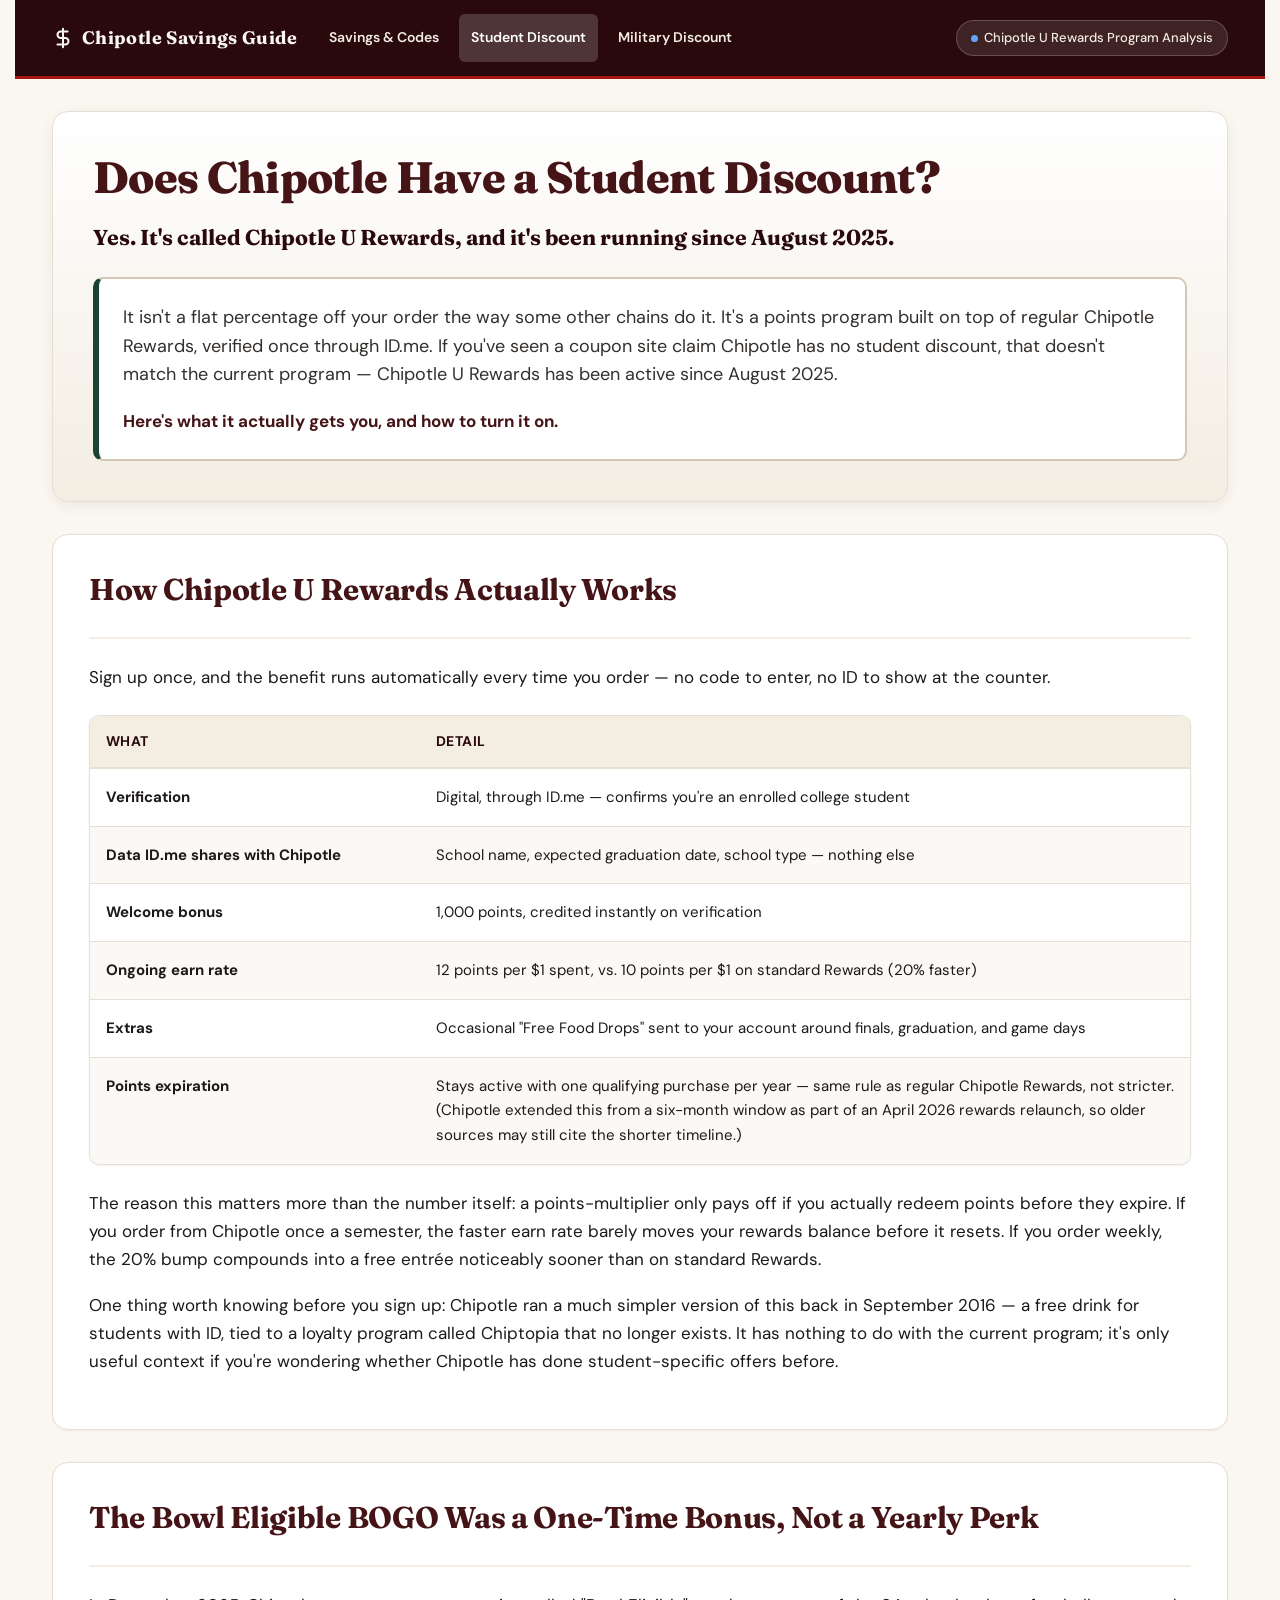
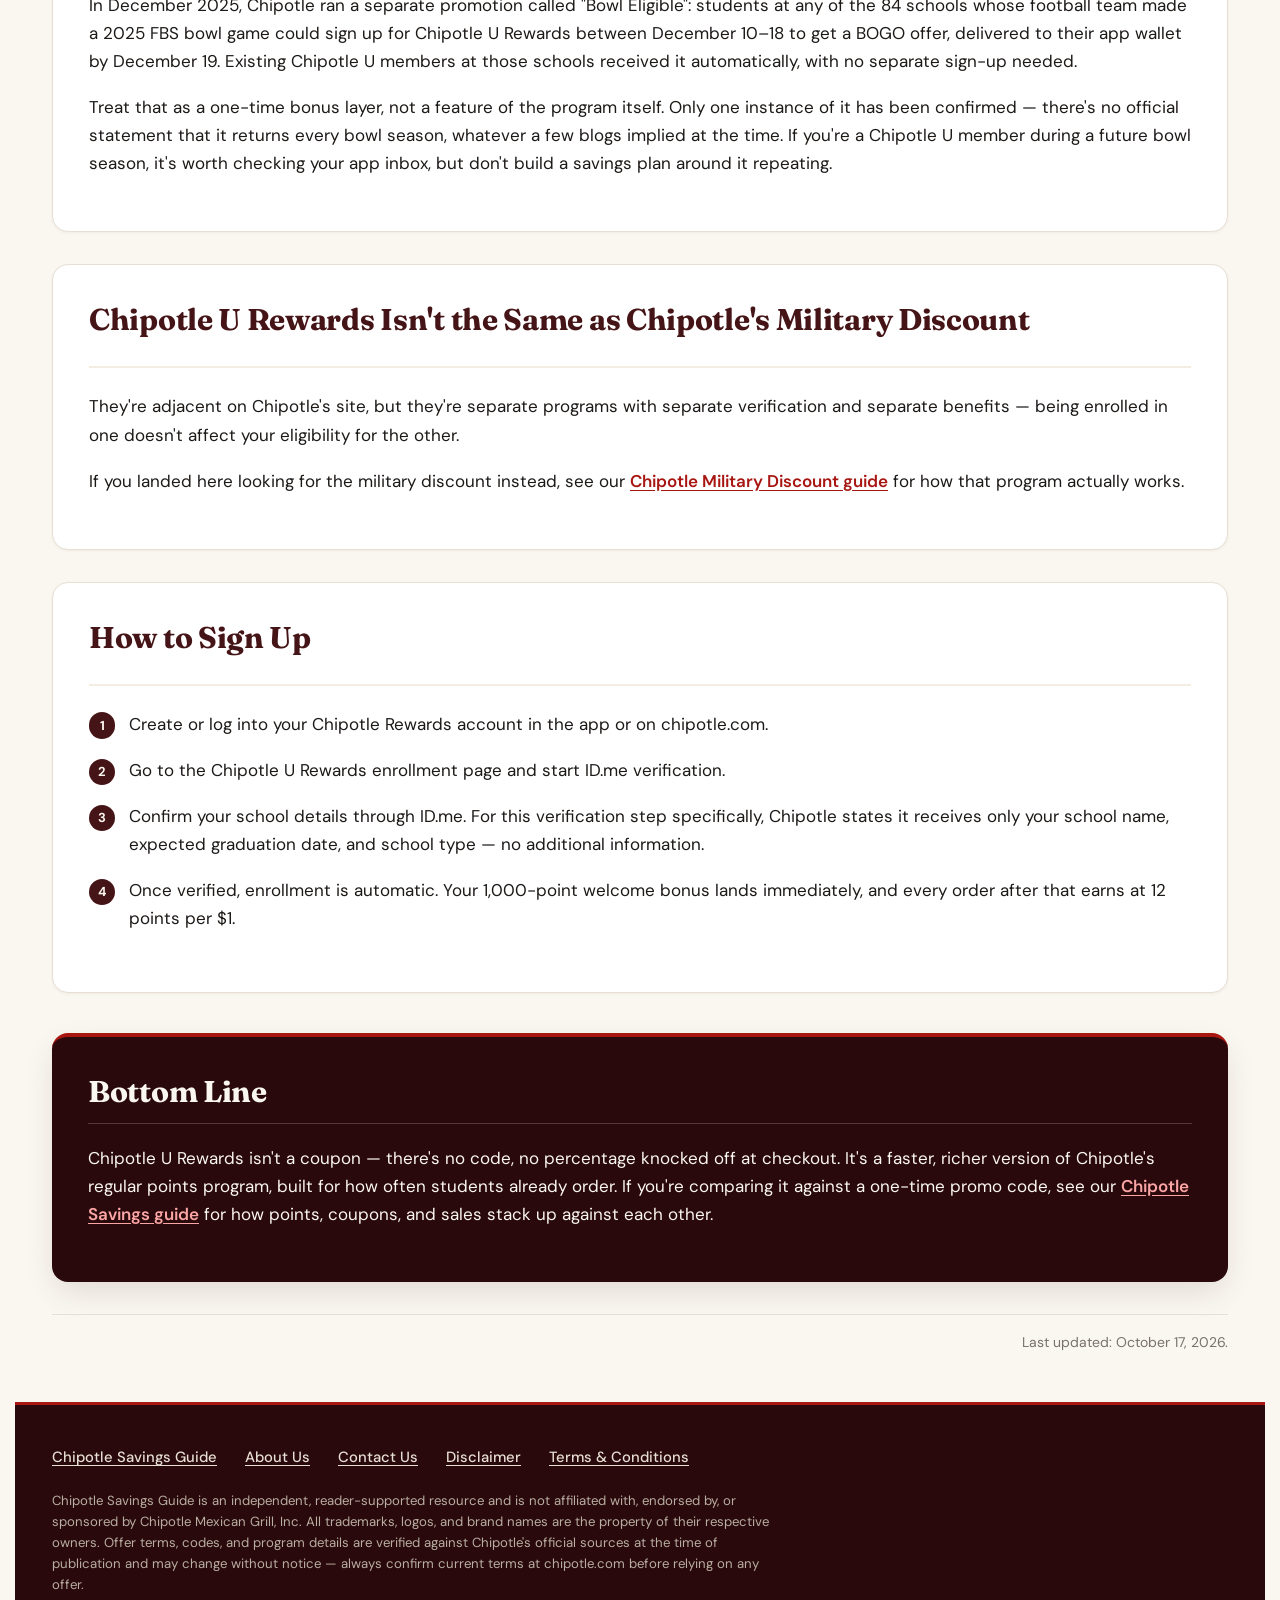
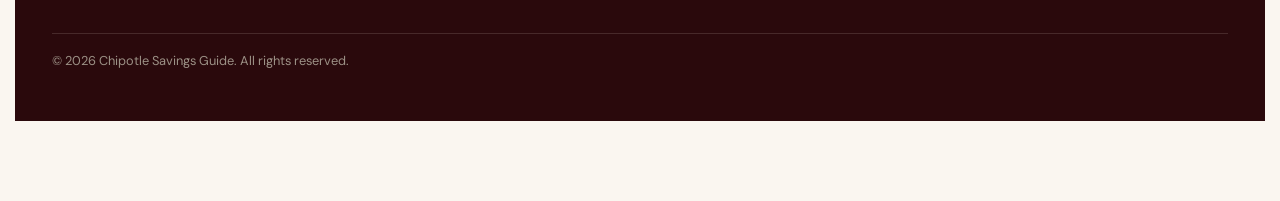
<file: student-discount/index.html>
<!DOCTYPE html>
<html lang="en">
<head>
  <meta charset="UTF-8">
  <meta name="viewport" content="width=device-width, initial-scale=1.0">
  <title>Does Chipotle Have a Student Discount? Chipotle U Rewards Sign-Up Guide</title>
  <meta name="description" content="Does Chipotle Have a Student Discount? Yes — Chipotle U Rewards. How to sign up, ID.me verification, the 1,000-point bonus, and 12 points per $1.">
  <link rel="canonical" href="https://chipotlecoupons.us/student-discount/">
  
  <meta property="og:type" content="article">
  <meta property="og:site_name" content="Chipotle Savings Guide">
  <meta property="og:title" content="Does Chipotle Have a Student Discount? Chipotle U Rewards Sign-Up Guide">
  <meta property="og:description" content="Chipotle U Rewards student discount details, ID.me verification, and bonus point rules.">
  <meta property="og:url" content="https://chipotlecoupons.us/student-discount/">
  <meta property="og:image" content="https://chipotlecoupons.us/og-image.jpg">
  <meta property="og:image:width" content="1200">
  <meta property="og:image:height" content="630">
  <meta property="og:image:alt" content="ChipotleCoupons.us — Verified Chipotle promo codes and savings">
  <meta name="twitter:card" content="summary_large_image">
  <meta name="twitter:title" content="Does Chipotle Have a Student Discount? Chipotle U Rewards Sign-Up Guide">
  <meta name="twitter:description" content="Chipotle U Rewards student discount details, ID.me verification, and bonus point rules.">
  <meta name="twitter:image" content="https://chipotlecoupons.us/og-image.jpg">
  
  <link rel="icon" type="image/svg+xml" href="../favicon/favicon.svg">

  <script type="application/ld+json">
  {
    "@context": "https://schema.org",
    "@type": "Article",
    "headline": "Does Chipotle Have a Student Discount?",
    "description": "Does Chipotle Have a Student Discount? Yes — Chipotle U Rewards. How to sign up, ID.me verification, the 1,000-point bonus, and 12 points per $1.",
    "url": "https://chipotlecoupons.us/student-discount/",
    "isPartOf": {
      "@type": "WebSite",
      "name": "Chipotle Savings Guide",
      "url": "https://chipotlecoupons.us/"
    }
  }
  </script>
  
  <link rel="preconnect" href="https://fonts.googleapis.com">
  <link rel="preconnect" href="https://fonts.gstatic.com" crossorigin>
  <link href="https://fonts.googleapis.com/css2?family=DM+Sans:ital,opsz,wght@0,9..40,400;0,9..40,500;0,9..40,600;0,9..40,700;1,9..40,400;1,9..40,700&family=Fraunces:ital,opsz,wght@0,9..144,600;0,9..144,700;0,9..144,800;1,9..144,600&family=JetBrains+Mono:wght@500;700&display=swap" rel="stylesheet">
  
  <link rel="stylesheet" href="../css/main.css">
</head>
<body>

  <header class="site-masthead">
    <div class="page-wrapper masthead-inner">
      <div class="brand-group">
        <a href="../" class="brand-mark" aria-label="Chipotle Savings Home">
          <img src="../images/logo.svg" width="22" height="22" alt="" aria-hidden="true">
          <span>Chipotle Savings Guide</span>
        </a>
        <nav class="site-nav" aria-label="Primary Navigation">
          <a href="../" class="nav-link">Savings &amp; Codes</a>
          <a href="../student-discount/" class="nav-link active" aria-current="page">Student Discount</a>
          <a href="../military-discount/" class="nav-link">Military Discount</a>
        </nav>
      </div>
      <div class="verification-badge">
        <span class="dot" style="background-color: #60A5FA;"></span>
        <span>Chipotle U Rewards Program Analysis</span>
      </div>
    </div>
  </header>

  <main class="page-wrapper" id="main-content">

    <section class="hero-container" aria-labelledby="page-title">
      <h1 id="page-title">Does Chipotle Have a Student Discount?</h1>
      
      <p style="font-size: 1.35rem; font-weight: 700; color: var(--chipotle-burgundy-dark); line-height: 1.4; margin-bottom: 1rem; font-family: var(--font-display);">Yes. It's called Chipotle U Rewards, and it's been running since August 2025.</p>

      <div class="direct-answer-box">
        <p class="lead">It isn't a flat percentage off your order the way some other chains do it. It's a points program built on top of regular Chipotle Rewards, verified once through ID.me. If you've seen a coupon site claim Chipotle has no student discount, that doesn't match the current program — Chipotle U Rewards has been active since August 2025.</p>
        <p style="margin-bottom: 0; font-weight: 700; color: var(--chipotle-burgundy);">Here's what it actually gets you, and how to turn it on.</p>
      </div>
    </section>

    <section class="content-section" aria-labelledby="how-it-works-heading">
      <div class="section-header-wrap">
        <h2 id="how-it-works-heading">How Chipotle U Rewards Actually Works</h2>
      </div>

      <p>Sign up once, and the benefit runs automatically every time you order — no code to enter, no ID to show at the counter.</p>

      <div class="table-container">
        <table>
          <thead>
            <tr>
              <th scope="col" style="width: 30%;">What</th>
              <th scope="col">Detail</th>
            </tr>
          </thead>
          <tbody>
            <tr>
              <td><strong>Verification</strong></td>
              <td>Digital, through ID.me — confirms you're an enrolled college student</td>
            </tr>
            <tr>
              <td><strong>Data ID.me shares with Chipotle</strong></td>
              <td>School name, expected graduation date, school type — nothing else</td>
            </tr>
            <tr>
              <td><strong>Welcome bonus</strong></td>
              <td>1,000 points, credited instantly on verification</td>
            </tr>
            <tr>
              <td><strong>Ongoing earn rate</strong></td>
              <td>12 points per $1 spent, vs. 10 points per $1 on standard Rewards (20% faster)</td>
            </tr>
            <tr>
              <td><strong>Extras</strong></td>
              <td>Occasional "Free Food Drops" sent to your account around finals, graduation, and game days</td>
            </tr>
            <tr>
              <td><strong>Points expiration</strong></td>
              <td>Stays active with one qualifying purchase per year — same rule as regular Chipotle Rewards, not stricter. (Chipotle extended this from a six-month window as part of an April 2026 rewards relaunch, so older sources may still cite the shorter timeline.)</td>
            </tr>
          </tbody>
        </table>
      </div>

      <p>The reason this matters more than the number itself: a points-multiplier only pays off if you actually redeem points before they expire. If you order from Chipotle once a semester, the faster earn rate barely moves your rewards balance before it resets. If you order weekly, the 20% bump compounds into a free entrée noticeably sooner than on standard Rewards.</p>

      <p>One thing worth knowing before you sign up: Chipotle ran a much simpler version of this back in September 2016 — a free drink for students with ID, tied to a loyalty program called Chiptopia that no longer exists. It has nothing to do with the current program; it's only useful context if you're wondering whether Chipotle has done student-specific offers before.</p>
    </section>

    <section class="content-section" aria-labelledby="bowl-eligible-heading">
      <div class="section-header-wrap">
        <h2 id="bowl-eligible-heading">The Bowl Eligible BOGO Was a One-Time Bonus, Not a Yearly Perk</h2>
      </div>

      <p>In December 2025, Chipotle ran a separate promotion called "Bowl Eligible": students at any of the 84 schools whose football team made a 2025 FBS bowl game could sign up for Chipotle U Rewards between December 10–18 to get a BOGO offer, delivered to their app wallet by December 19. Existing Chipotle U members at those schools received it automatically, with no separate sign-up needed.</p>

      <p>Treat that as a one-time bonus layer, not a feature of the program itself. Only one instance of it has been confirmed — there's no official statement that it returns every bowl season, whatever a few blogs implied at the time. If you're a Chipotle U member during a future bowl season, it's worth checking your app inbox, but don't build a savings plan around it repeating.</p>
    </section>

    <section class="content-section" aria-labelledby="military-comparison-heading">
      <div class="section-header-wrap">
        <h2 id="military-comparison-heading">Chipotle U Rewards Isn't the Same as Chipotle's Military Discount</h2>
      </div>

      <p>They're adjacent on Chipotle's site, but they're separate programs with separate verification and separate benefits — being enrolled in one doesn't affect your eligibility for the other.</p>

      <p>If you landed here looking for the military discount instead, see our <a href="../military-discount/">Chipotle Military Discount guide</a> for how that program actually works.</p>
    </section>

    <section class="content-section" aria-labelledby="signup-heading">
      <div class="section-header-wrap">
        <h2 id="signup-heading">How to Sign Up</h2>
      </div>

      <ol class="step-list">
        <li>Create or log into your Chipotle Rewards account in the app or on chipotle.com.</li>
        <li>Go to the Chipotle U Rewards enrollment page and start ID.me verification.</li>
        <li>Confirm your school details through ID.me. For this verification step specifically, Chipotle states it receives only your school name, expected graduation date, and school type — no additional information.</li>
        <li>Once verified, enrollment is automatic. Your 1,000-point welcome bonus lands immediately, and every order after that earns at 12 points per $1.</li>
      </ol>
    </section>

    <section class="bottom-line-box" aria-labelledby="bottomline-heading">
      <h2 id="bottomline-heading">Bottom Line</h2>
      <p>Chipotle U Rewards isn't a coupon — there's no code, no percentage knocked off at checkout. It's a faster, richer version of Chipotle's regular points program, built for how often students already order. If you're comparing it against a one-time promo code, see our <a href="../">Chipotle Savings guide</a> for how points, coupons, and sales stack up against each other.</p>
    </section>

    <div class="page-footer-meta">
      Last updated: October 17, 2026.
    </div>

  </main>

  <footer class="site-footer">
    <div class="page-wrapper footer-inner">
      <nav class="footer-nav" aria-label="Footer Navigation">
        <a href="../">Chipotle Savings Guide</a>
        <a href="../about-us/">About Us</a>
        <a href="../contact-us/">Contact Us</a>
        <a href="../disclaimer/">Disclaimer</a>
        <a href="../terms-and-conditions/">Terms &amp; Conditions</a>
      </nav>
      <p class="footer-disclaimer">Chipotle Savings Guide is an independent, reader-supported resource and is not affiliated with, endorsed by, or sponsored by Chipotle Mexican Grill, Inc. All trademarks, logos, and brand names are the property of their respective owners. Offer terms, codes, and program details are verified against Chipotle's official sources at the time of publication and may change without notice — always confirm current terms at chipotle.com before relying on any offer.</p>
      <p class="footer-copyright">&copy; 2026 Chipotle Savings Guide. All rights reserved.</p>
    </div>
  </footer>

  <script src="../js/main.js"></script>
</body>
</html>
</file>
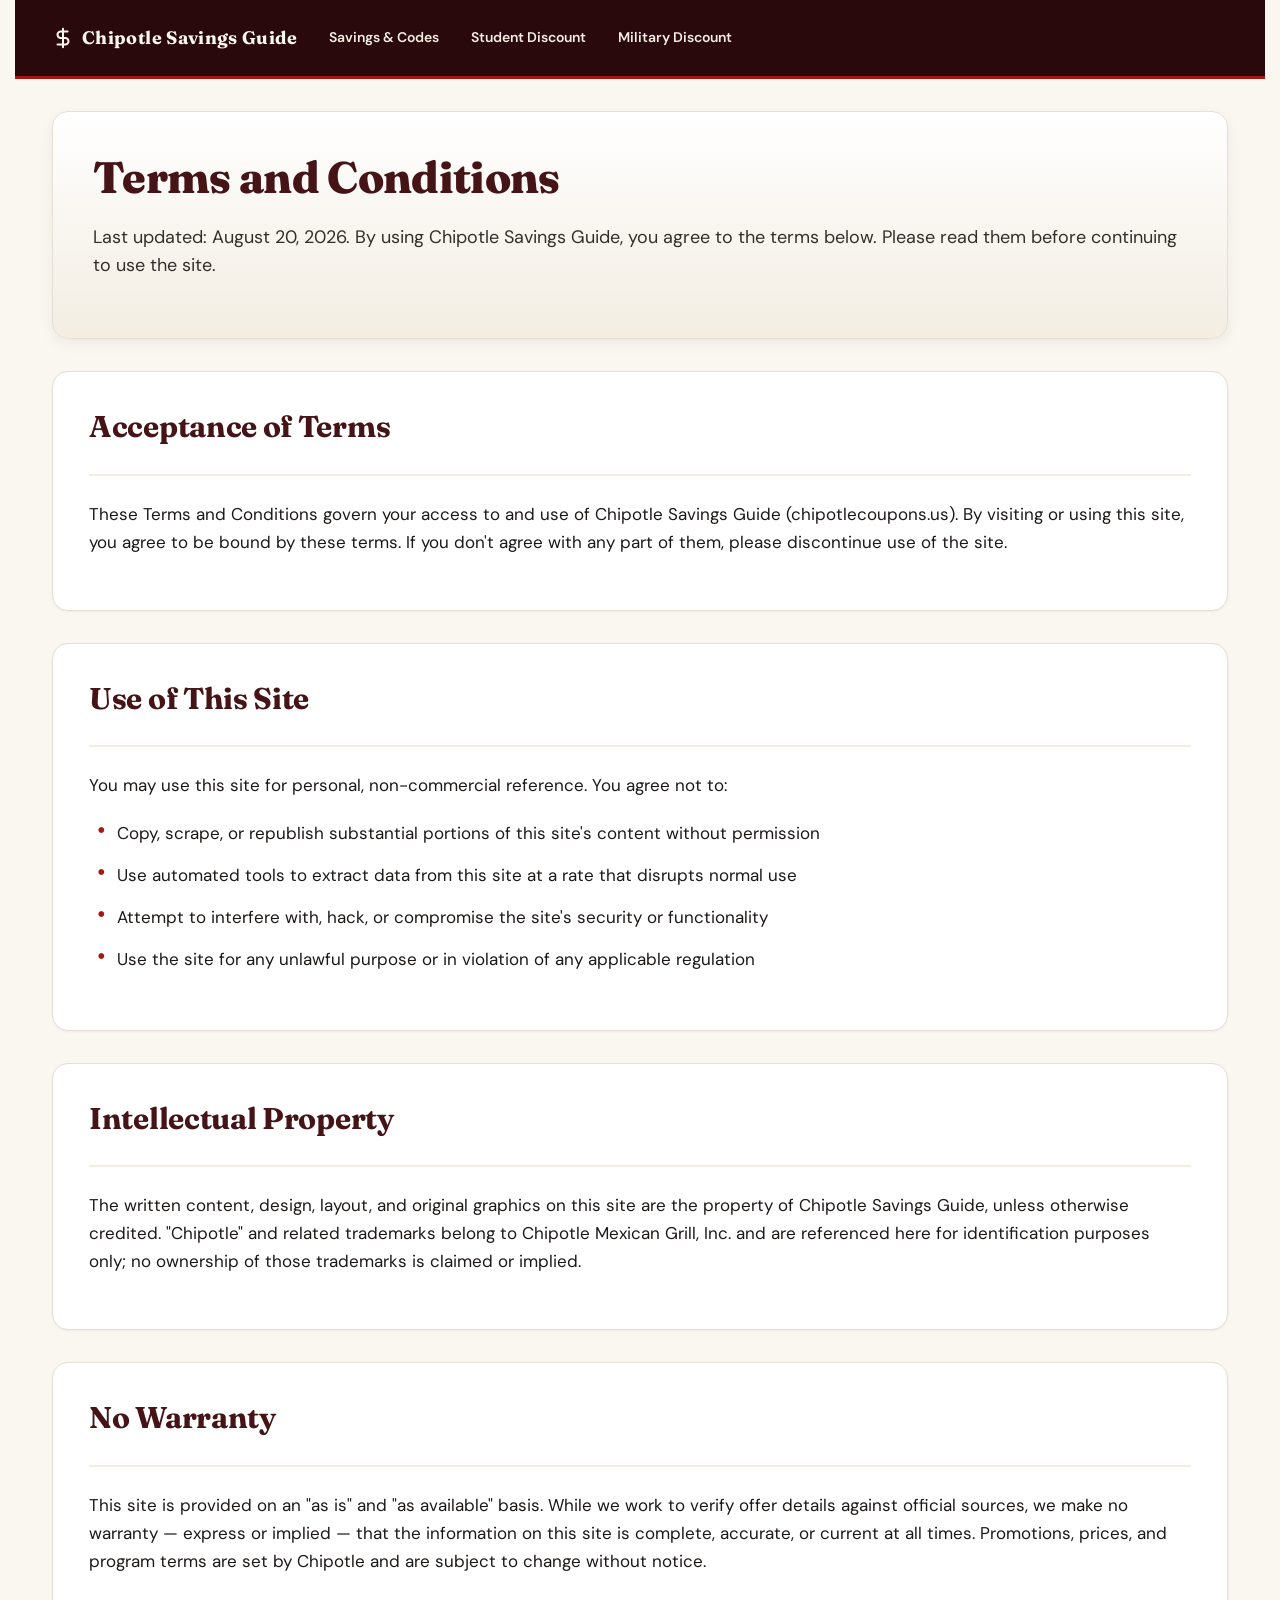
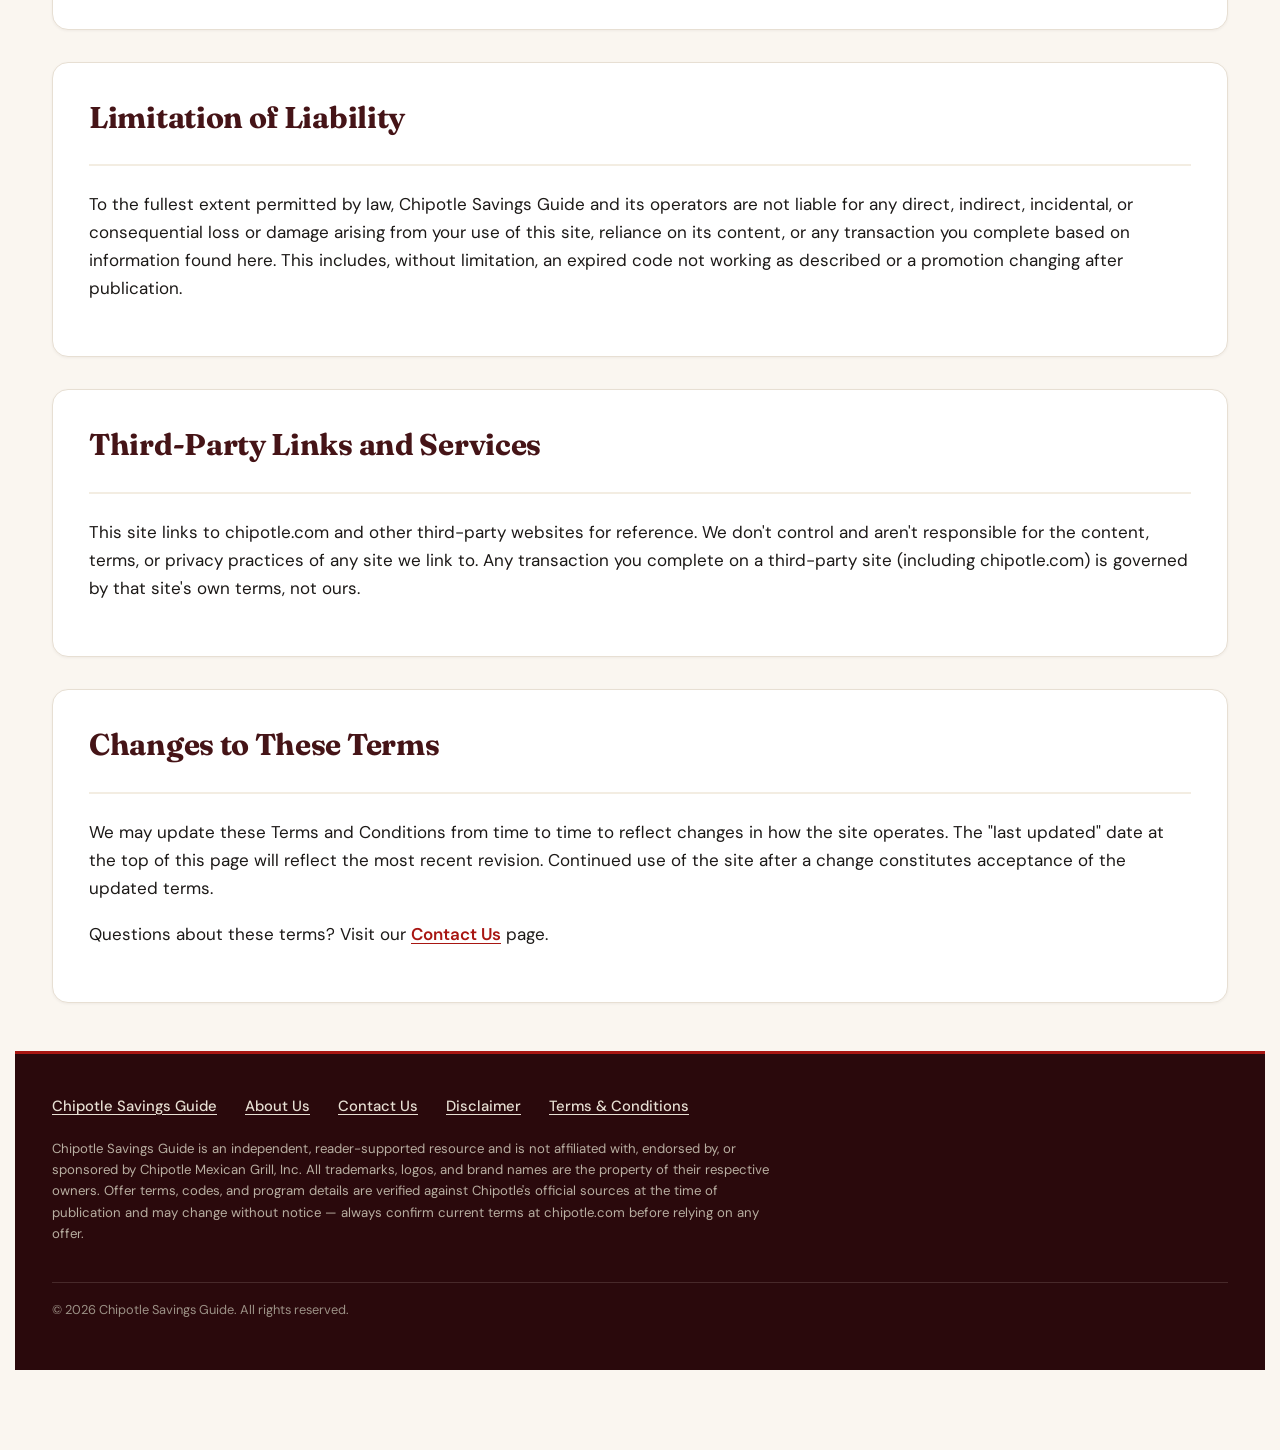
<file: terms-and-conditions/index.html>
<!DOCTYPE html>
<html lang="en">
<head>
  <meta charset="UTF-8">
  <meta name="viewport" content="width=device-width, initial-scale=1.0">
  <title>Terms and Conditions — Chipotle Savings Guide</title>
  <meta name="description" content="The terms and conditions governing your use of Chipotle Savings Guide, including intellectual property, liability, and acceptable use.">
  <link rel="canonical" href="https://chipotlecoupons.us/terms-and-conditions/">

  <meta property="og:type" content="website">
  <meta property="og:site_name" content="Chipotle Savings Guide">
  <meta property="og:title" content="Terms and Conditions — Chipotle Savings Guide">
  <meta property="og:description" content="The terms and conditions governing your use of Chipotle Savings Guide, including intellectual property, liability, and acceptable use.">
  <meta property="og:url" content="https://chipotlecoupons.us/terms-and-conditions/">
  <meta property="og:image" content="https://chipotlecoupons.us/og-image.jpg">
  <meta property="og:image:width" content="1200">
  <meta property="og:image:height" content="630">
  <meta property="og:image:alt" content="ChipotleCoupons.us — Verified Chipotle promo codes and savings">
  <meta name="twitter:card" content="summary_large_image">
  <meta name="twitter:title" content="Terms and Conditions — Chipotle Savings Guide">
  <meta name="twitter:description" content="The terms and conditions governing your use of Chipotle Savings Guide, including intellectual property, liability, and acceptable use.">
  <meta name="twitter:image" content="https://chipotlecoupons.us/og-image.jpg">

  <link rel="icon" type="image/svg+xml" href="../favicon/favicon.svg">

  <script type="application/ld+json">
  {
    "@context": "https://schema.org",
    "@type": "WebPage",
    "name": "Terms and Conditions — Chipotle Savings Guide",
    "description": "The terms and conditions governing your use of Chipotle Savings Guide, including intellectual property, liability, and acceptable use.",
    "url": "https://chipotlecoupons.us/terms-and-conditions/",
    "isPartOf": {
      "@type": "WebSite",
      "name": "Chipotle Savings Guide",
      "url": "https://chipotlecoupons.us/"
    }
  }
  </script>

  <link rel="preconnect" href="https://fonts.googleapis.com">
  <link rel="preconnect" href="https://fonts.gstatic.com" crossorigin>
  <link href="https://fonts.googleapis.com/css2?family=DM+Sans:ital,opsz,wght@0,9..40,400;0,9..40,500;0,9..40,600;0,9..40,700;1,9..40,400;1,9..40,700&family=Fraunces:ital,opsz,wght@0,9..144,600;0,9..144,700;0,9..144,800;1,9..144,600&family=JetBrains+Mono:wght@500;700&display=swap" rel="stylesheet">

  <link rel="stylesheet" href="../css/main.css">
</head>
<body>

  <header class="site-masthead">
    <div class="page-wrapper masthead-inner">
      <div class="brand-group">
        <a href="../" class="brand-mark" aria-label="Chipotle Savings Home">
          <img src="../images/logo.svg" width="22" height="22" alt="" aria-hidden="true">
          <span>Chipotle Savings Guide</span>
        </a>
        <nav class="site-nav" aria-label="Primary Navigation">
          <a href="../" class="nav-link">Savings &amp; Codes</a>
          <a href="../student-discount/" class="nav-link">Student Discount</a>
          <a href="../military-discount/" class="nav-link">Military Discount</a>
        </nav>
      </div>
    </div>
  </header>

  <main class="page-wrapper" id="main-content">

    <section class="hero-container" aria-labelledby="page-title">
      <h1 id="page-title">Terms and Conditions</h1>
      <p class="lead">Last updated: August 20, 2026. By using Chipotle Savings Guide, you agree to the terms below. Please read them before continuing to use the site.</p>
    </section>

    <section class="content-section" aria-labelledby="acceptance-heading">
      <div class="section-header-wrap">
        <h2 id="acceptance-heading">Acceptance of Terms</h2>
      </div>
      <p>These Terms and Conditions govern your access to and use of Chipotle Savings Guide (chipotlecoupons.us). By visiting or using this site, you agree to be bound by these terms. If you don't agree with any part of them, please discontinue use of the site.</p>
    </section>

    <section class="content-section" aria-labelledby="use-of-site-heading">
      <div class="section-header-wrap">
        <h2 id="use-of-site-heading">Use of This Site</h2>
      </div>
      <p>You may use this site for personal, non-commercial reference. You agree not to:</p>
      <ul class="styled-list">
        <li>Copy, scrape, or republish substantial portions of this site's content without permission</li>
        <li>Use automated tools to extract data from this site at a rate that disrupts normal use</li>
        <li>Attempt to interfere with, hack, or compromise the site's security or functionality</li>
        <li>Use the site for any unlawful purpose or in violation of any applicable regulation</li>
      </ul>
    </section>

    <section class="content-section" aria-labelledby="ip-heading">
      <div class="section-header-wrap">
        <h2 id="ip-heading">Intellectual Property</h2>
      </div>
      <p>The written content, design, layout, and original graphics on this site are the property of Chipotle Savings Guide, unless otherwise credited. "Chipotle" and related trademarks belong to Chipotle Mexican Grill, Inc. and are referenced here for identification purposes only; no ownership of those trademarks is claimed or implied.</p>
    </section>

    <section class="content-section" aria-labelledby="no-warranty-heading">
      <div class="section-header-wrap">
        <h2 id="no-warranty-heading">No Warranty</h2>
      </div>
      <p>This site is provided on an "as is" and "as available" basis. While we work to verify offer details against official sources, we make no warranty — express or implied — that the information on this site is complete, accurate, or current at all times. Promotions, prices, and program terms are set by Chipotle and are subject to change without notice.</p>
    </section>

    <section class="content-section" aria-labelledby="liability-heading">
      <div class="section-header-wrap">
        <h2 id="liability-heading">Limitation of Liability</h2>
      </div>
      <p>To the fullest extent permitted by law, Chipotle Savings Guide and its operators are not liable for any direct, indirect, incidental, or consequential loss or damage arising from your use of this site, reliance on its content, or any transaction you complete based on information found here. This includes, without limitation, an expired code not working as described or a promotion changing after publication.</p>
    </section>

    <section class="content-section" aria-labelledby="third-party-heading">
      <div class="section-header-wrap">
        <h2 id="third-party-heading">Third-Party Links and Services</h2>
      </div>
      <p>This site links to chipotle.com and other third-party websites for reference. We don't control and aren't responsible for the content, terms, or privacy practices of any site we link to. Any transaction you complete on a third-party site (including chipotle.com) is governed by that site's own terms, not ours.</p>
    </section>

    <section class="content-section" aria-labelledby="changes-heading">
      <div class="section-header-wrap">
        <h2 id="changes-heading">Changes to These Terms</h2>
      </div>
      <p>We may update these Terms and Conditions from time to time to reflect changes in how the site operates. The "last updated" date at the top of this page will reflect the most recent revision. Continued use of the site after a change constitutes acceptance of the updated terms.</p>
      <p>Questions about these terms? Visit our <a href="../contact-us/">Contact Us</a> page.</p>
    </section>

  </main>

  <footer class="site-footer">
    <div class="page-wrapper footer-inner">
      <nav class="footer-nav" aria-label="Footer Navigation">
        <a href="../">Chipotle Savings Guide</a>
        <a href="../about-us/">About Us</a>
        <a href="../contact-us/">Contact Us</a>
        <a href="../disclaimer/">Disclaimer</a>
        <a href="../terms-and-conditions/">Terms &amp; Conditions</a>
      </nav>
      <p class="footer-disclaimer">Chipotle Savings Guide is an independent, reader-supported resource and is not affiliated with, endorsed by, or sponsored by Chipotle Mexican Grill, Inc. All trademarks, logos, and brand names are the property of their respective owners. Offer terms, codes, and program details are verified against Chipotle's official sources at the time of publication and may change without notice — always confirm current terms at chipotle.com before relying on any offer.</p>
      <p class="footer-copyright">&copy; 2026 Chipotle Savings Guide. All rights reserved.</p>
    </div>
  </footer>

  <script src="../js/main.js"></script>
</body>
</html>
</file>
<file: css/main.css>
:root {
  --chipotle-burgundy: #451417;
  --chipotle-burgundy-dark: #2A090C;
  --chipotle-red: #A81612;
  --chipotle-red-hover: #8C120F;
  --chipotle-red-subtle: #FDF2F2;
  --chipotle-poblano: #1B4332;
  --chipotle-poblano-surface: #EBF5F0;
  
  --bg-canvas: #FAF6F0;
  --bg-surface: #FFFFFF;
  --bg-subtle: #F3EDE2;
  --bg-subtle-alt: #EBE3D5;
  
  --status-active-bg: #EBF5F0;
  --status-active-text: #1B4332;
  --status-ending-bg: #FEF3C7;
  --status-ending-text: #92400E;
  --status-bonus-bg: #EDE9FE;
  --status-bonus-text: #5B21B6;
  --status-account-bg: #E0F2FE;
  --status-account-text: #075985;
  --status-unverified-bg: #FEE2E2;
  --status-unverified-text: #991B1B;
  --status-expired-bg: #F3F4F6;
  --status-expired-text: #4B5563;

  --text-main: #1C1917;
  --text-muted: #57534E;
  --text-light: #78716C;
  --border-color: #E7DFD3;
  --border-dark: #D3C7B5;

  --font-display: 'Fraunces', Georgia, serif;
  --font-body: 'DM Sans', -apple-system, BlinkMacSystemFont, 'Segoe UI', Roboto, sans-serif;
  --font-mono: 'JetBrains Mono', monospace;

  --radius-sm: 6px;
  --radius-md: 10px;
  --radius-lg: 16px;
  --radius-pill: 9999px;
  --shadow-sm: 0 1px 3px rgba(42, 9, 12, 0.05);
  --shadow-md: 0 4px 16px -2px rgba(42, 9, 12, 0.08);
  --shadow-lg: 0 12px 32px -4px rgba(42, 9, 12, 0.12);
}

*, *::before, *::after {
  box-sizing: border-box;
  margin: 0;
  padding: 0;
}

html {
  scrollbar-gutter: stable both-edges;
}

body {
  background-color: var(--bg-canvas);
  color: var(--text-main);
  font-family: var(--font-body);
  font-size: 1.0625rem;
  line-height: 1.65;
  -webkit-font-smoothing: antialiased;
  -moz-osx-font-smoothing: grayscale;
  padding-bottom: 5rem;
}

.page-wrapper {
  max-width: 1240px;
  margin: 0 auto;
  padding: 0 2rem;
}

.site-masthead {
  background-color: var(--chipotle-burgundy-dark);
  color: #FAF6F0;
  padding: 0.875rem 0;
  border-bottom: 3px solid var(--chipotle-red);
}

.masthead-inner {
  display: flex;
  justify-content: space-between;
  align-items: center;
  flex-wrap: wrap;
  gap: 0.875rem;
}

.brand-group {
  display: flex;
  align-items: center;
  gap: 1.25rem;
}

.brand-mark {
  font-family: var(--font-display);
  font-size: 1.125rem;
  font-weight: 700;
  letter-spacing: 0.02em;
  color: #FAF6F0;
  text-decoration: none;
  display: inline-flex;
  align-items: center;
  gap: 0.5rem;
  min-height: 48px;
}

.site-nav {
  display: flex;
  align-items: center;
  gap: 0.5rem;
  flex-wrap: wrap;
}

.nav-link {
  color: #F3EDE2;
  text-decoration: none;
  font-size: 0.875rem;
  font-weight: 600;
  padding: 0.5rem 0.75rem;
  border-radius: var(--radius-sm);
  min-height: 48px;
  display: inline-flex;
  align-items: center;
  transition: background-color 0.15s ease, color 0.15s ease;
}

.nav-link:hover, .nav-link:focus-visible {
  background-color: rgba(255, 255, 255, 0.12);
  color: #FFFFFF;
  outline: none;
}

.nav-link.active {
  background-color: rgba(255, 255, 255, 0.18);
  color: #FFFFFF;
}

.verification-badge {
  display: inline-flex;
  align-items: center;
  gap: 0.375rem;
  background-color: rgba(255, 255, 255, 0.1);
  border: 1px solid rgba(255, 255, 255, 0.2);
  color: #F3EDE2;
  padding: 0.375rem 0.875rem;
  border-radius: var(--radius-pill);
  font-size: 0.8125rem;
  font-weight: 500;
}

.verification-badge .dot {
  width: 7px;
  height: 7px;
  background-color: #34D399;
  border-radius: 50%;
  display: inline-block;
}

h1 {
  font-family: var(--font-display);
  font-size: clamp(2rem, 4vw, 2.75rem);
  line-height: 1.15;
  font-weight: 800;
  color: var(--chipotle-burgundy);
  letter-spacing: -0.015em;
  margin-bottom: 1.25rem;
}

h2 {
  font-family: var(--font-display);
  font-size: clamp(1.35rem, 2.5vw, 1.875rem);
  line-height: 1.25;
  font-weight: 700;
  color: var(--chipotle-burgundy);
  margin-bottom: 1rem;
  letter-spacing: -0.01em;
}

h3 {
  font-family: var(--font-display);
  font-size: 1.25rem;
  line-height: 1.35;
  font-weight: 700;
  color: var(--chipotle-burgundy-dark);
  margin-bottom: 0.5rem;
}

p {
  margin-bottom: 1.125rem;
  color: var(--text-main);
}

p.lead {
  font-size: 1.125rem;
  line-height: 1.6;
  color: #332F2C;
}

a {
  color: var(--chipotle-red);
  text-decoration: underline;
  text-underline-offset: 3px;
  font-weight: 600;
}

a:hover, a:focus-visible {
  color: var(--chipotle-burgundy);
}

.hero-container {
  background: linear-gradient(180deg, var(--bg-surface) 0%, var(--bg-subtle) 100%);
  border: 1px solid var(--border-color);
  border-radius: var(--radius-lg);
  padding: 2.5rem;
  margin-top: 2rem;
  box-shadow: var(--shadow-md);
}

.best-savings-card {
  background-color: var(--bg-surface);
  border: 2px solid var(--border-dark);
  border-radius: var(--radius-md);
  padding: 1.5rem;
  margin-top: 1.75rem;
}

.best-savings-title {
  font-family: var(--font-display);
  font-size: 1.125rem;
  font-weight: 700;
  color: var(--chipotle-burgundy);
  text-transform: uppercase;
  letter-spacing: 0.05em;
  margin-bottom: 1rem;
  display: flex;
  align-items: center;
  gap: 0.5rem;
}

.savings-pillars-grid {
  display: grid;
  grid-template-columns: repeat(auto-fit, minmax(250px, 1fr));
  gap: 1rem;
}

.pillar-card {
  background-color: var(--bg-canvas);
  border: 1px solid var(--border-color);
  border-radius: var(--radius-sm);
  padding: 1rem;
  border-left: 4px solid var(--chipotle-burgundy);
}

.pillar-card.highlight {
  border-left-color: var(--chipotle-red);
  background-color: var(--chipotle-red-subtle);
}

.pillar-card p {
  margin: 0;
  font-size: 0.95rem;
  line-height: 1.45;
}

.direct-answer-box {
  background-color: var(--bg-surface);
  border: 2px solid var(--border-dark);
  border-left: 6px solid var(--chipotle-poblano);
  border-radius: var(--radius-md);
  padding: 1.5rem;
  margin-top: 1.5rem;
}

.direct-factcheck-box {
  background-color: var(--bg-surface);
  border: 2px solid var(--border-dark);
  border-left: 6px solid var(--chipotle-red);
  border-radius: var(--radius-md);
  padding: 1.5rem;
  margin-top: 1.5rem;
}

.status-marker-box {
  display: inline-flex;
  align-items: center;
  background-color: var(--bg-subtle);
  border-left: 4px solid var(--chipotle-burgundy);
  padding: 0.625rem 1rem;
  border-radius: 0 var(--radius-sm) var(--radius-sm) 0;
  font-size: 0.9rem;
  font-weight: 600;
  color: var(--chipotle-burgundy-dark);
  margin-bottom: 1.25rem;
}

.policy-callout {
  background-color: #F5EFEB;
  border-left: 4px solid var(--chipotle-burgundy);
  padding: 1.125rem 1.5rem;
  margin: 1.5rem 0;
  border-radius: 0 var(--radius-md) var(--radius-md) 0;
  font-size: 1.05rem;
  font-weight: 700;
  color: var(--chipotle-burgundy-dark);
  line-height: 1.5;
}

.content-section {
  background-color: var(--bg-surface);
  border: 1px solid var(--border-color);
  border-radius: var(--radius-lg);
  padding: 2.25rem;
  margin-top: 2rem;
  box-shadow: var(--shadow-sm);
}

.section-header-wrap {
  margin-bottom: 1.5rem;
  padding-bottom: 0.75rem;
  border-bottom: 2px solid var(--bg-subtle);
}

.table-container {
  width: 100%;
  overflow-x: auto;
  margin: 1.5rem 0;
  border: 1px solid var(--border-color);
  border-radius: var(--radius-md);
  background-color: var(--bg-surface);
  box-shadow: var(--shadow-sm);
  -webkit-overflow-scrolling: touch;
}

table {
  width: 100%;
  border-collapse: collapse;
  text-align: left;
  font-size: 0.9375rem;
}

th {
  background-color: var(--bg-subtle);
  color: var(--chipotle-burgundy-dark);
  font-weight: 700;
  padding: 0.875rem 1rem;
  border-bottom: 2px solid var(--border-color);
  font-size: 0.875rem;
  text-transform: uppercase;
  letter-spacing: 0.03em;
}

td {
  padding: 1rem;
  border-bottom: 1px solid var(--border-color);
  color: var(--text-main);
  vertical-align: top;
}

tr:last-child td {
  border-bottom: none;
}

tr:nth-child(even) td {
  background-color: rgba(243, 237, 226, 0.35);
}

.status-badge {
  display: inline-block;
  padding: 0.25rem 0.625rem;
  border-radius: var(--radius-sm);
  font-size: 0.8125rem;
  font-weight: 700;
  line-height: 1.2;
}

.status-active { background-color: var(--status-active-bg); color: var(--status-active-text); }
.status-ending { background-color: var(--status-ending-bg); color: var(--status-ending-text); }
.status-bonus { background-color: var(--status-bonus-bg); color: var(--status-bonus-text); }
.status-account { background-color: var(--status-account-bg); color: var(--status-account-text); }
.status-unverified { background-color: var(--status-unverified-bg); color: var(--status-unverified-text); }
.status-expired { background-color: var(--status-expired-bg); color: var(--status-expired-text); }

.code-action-box {
  background-color: var(--chipotle-burgundy-dark);
  color: #FAF6F0;
  border-radius: var(--radius-md);
  padding: 1.5rem;
  display: flex;
  justify-content: space-between;
  align-items: center;
  flex-wrap: wrap;
  gap: 1.25rem;
  margin: 1.5rem 0;
}

.code-meta-label {
  font-size: 0.8125rem;
  text-transform: uppercase;
  letter-spacing: 0.05em;
  color: #FCA5A5;
  margin-bottom: 0.25rem;
  font-weight: 700;
}

.code-display {
  font-family: var(--font-mono);
  font-size: 1.625rem;
  font-weight: 700;
  letter-spacing: 0.08em;
  background-color: rgba(255, 255, 255, 0.12);
  padding: 0.375rem 1rem;
  border-radius: var(--radius-sm);
  border: 1px dashed rgba(255, 255, 255, 0.3);
  color: #FFFFFF;
}

.btn-copy {
  background-color: var(--chipotle-red);
  color: #FFFFFF;
  border: none;
  font-family: var(--font-body);
  font-size: 0.95rem;
  font-weight: 700;
  padding: 0.75rem 1.375rem;
  border-radius: var(--radius-sm);
  cursor: pointer;
  display: inline-flex;
  align-items: center;
  gap: 0.5rem;
  min-height: 48px;
  transition: background-color 0.15s ease, transform 0.1s ease;
}

.btn-copy:hover, .btn-copy:focus-visible {
  background-color: var(--chipotle-red-hover);
  outline: none;
}

.btn-copy:active {
  transform: scale(0.98);
}

.btn-copy.copied {
  background-color: var(--chipotle-poblano);
}

.styled-list {
  list-style: none;
  margin: 1.25rem 0;
}

.styled-list li {
  position: relative;
  padding-left: 1.75rem;
  margin-bottom: 0.875rem;
  color: var(--text-main);
}

.styled-list li::before {
  content: "•";
  position: absolute;
  left: 0.5rem;
  top: -0.1rem;
  color: var(--chipotle-red);
  font-size: 1.5rem;
  line-height: 1;
}

.step-list {
  list-style: none;
  counter-reset: step-counter;
  margin: 1.5rem 0;
}

.step-list li {
  position: relative;
  padding-left: 2.5rem;
  margin-bottom: 1.125rem;
}

.step-list li::before {
  counter-increment: step-counter;
  content: counter(step-counter);
  position: absolute;
  left: 0;
  top: 0.15rem;
  width: 1.65rem;
  height: 1.65rem;
  background-color: var(--chipotle-burgundy);
  color: #FAF6F0;
  border-radius: 50%;
  display: flex;
  align-items: center;
  justify-content: center;
  font-size: 0.8125rem;
  font-weight: 700;
}

.bottom-line-box {
  background-color: var(--chipotle-burgundy-dark);
  color: #FAF6F0;
  border-radius: var(--radius-lg);
  padding: 2.25rem;
  margin-top: 2.5rem;
  box-shadow: var(--shadow-lg);
  border-top: 4px solid var(--chipotle-red);
}

.bottom-line-box h2 {
  color: #FAF6F0;
  border-bottom: 1px solid rgba(255, 255, 255, 0.2);
  padding-bottom: 0.75rem;
  margin-bottom: 1.25rem;
}

.bottom-line-box .styled-list li,
.bottom-line-box p {
  color: #FAF6F0;
}

.bottom-line-box .styled-list li::before {
  color: #F87171;
}

.bottom-line-box a {
  color: #FCA5A5;
}

.bottom-line-box a:hover {
  color: #FFFFFF;
}

.page-footer-meta {
  margin-top: 2rem;
  padding-top: 1rem;
  border-top: 1px solid var(--border-color);
  font-size: 0.875rem;
  color: var(--text-light);
  text-align: right;
}

.site-footer {
  background-color: var(--chipotle-burgundy-dark);
  color: var(--bg-canvas);
  margin-top: 3rem;
  padding: 2.5rem 0 2rem;
  border-top: 3px solid var(--chipotle-red);
}

.footer-inner {
  display: flex;
  flex-direction: column;
  gap: 1.25rem;
}

.footer-nav {
  display: flex;
  flex-wrap: wrap;
  gap: 0.5rem 1.75rem;
}

.footer-nav a {
  color: #E7DFD3;
  font-size: 0.925rem;
  font-weight: 500;
}

.footer-nav a:hover,
.footer-nav a:focus-visible {
  color: #FFFFFF;
}

.footer-disclaimer {
  font-size: 0.825rem;
  line-height: 1.6;
  color: #B8AEA1;
  max-width: 720px;
}

.footer-copyright {
  font-size: 0.8rem;
  color: #9C9186;
  padding-top: 1rem;
  border-top: 1px solid rgba(231, 223, 211, 0.15);
}

.toast {
  position: fixed;
  bottom: 1.5rem;
  right: 1.5rem;
  background-color: var(--chipotle-burgundy-dark);
  color: #FFFFFF;
  padding: 0.875rem 1.25rem;
  border-radius: var(--radius-md);
  box-shadow: 0 10px 25px rgba(0,0,0,0.25);
  border-left: 4px solid var(--chipotle-poblano);
  font-size: 0.9rem;
  font-weight: 500;
  display: flex;
  align-items: center;
  gap: 0.5rem;
  transform: translateY(150%);
  opacity: 0;
  transition: transform 0.3s cubic-bezier(0.16, 1, 0.3, 1), opacity 0.3s ease;
  z-index: 9999;
}

.toast.show {
  transform: translateY(0);
  opacity: 1;
}

@media (max-width: 640px) {
  .hero-container,
  .content-section,
  .bottom-line-box {
    padding: 1.25rem;
  }

  .site-masthead {
    padding: 0.75rem 0;
  }
}

@media (prefers-reduced-motion: reduce) {
  *, *::before, *::after {
    animation-duration: 0.01ms !important;
    animation-iteration-count: 1 !important;
    transition-duration: 0.01ms !important;
    scroll-behavior: auto !important;
  }
}

/* ---- Live promo codes section (Sep 2026 restructure) ---- */
.promo-codes-section {
  background-color: var(--bg-surface);
  border: 1px solid var(--border-color);
  border-radius: var(--radius-lg);
  padding: 2rem;
  margin: 2.5rem 0;
}

.section-lede {
  font-size: 1.05rem;
  color: var(--text-main);
  margin: 0 0 1.5rem;
}

.codes-table td {
  vertical-align: middle;
}

.code-chip {
  display: inline-flex;
  align-items: center;
  gap: 0.625rem;
  font-family: var(--font-body);
  font-size: 1rem;
  background-color: var(--bg-subtle);
  border: 1px dashed var(--border-dark);
  border-radius: var(--radius-sm);
  padding: 0.5rem 0.75rem;
  cursor: pointer;
  transition: border-color 0.15s ease, background-color 0.15s ease;
}

.code-chip:hover,
.code-chip:focus-visible {
  border-color: var(--chipotle-red);
  background-color: var(--chipotle-red-subtle);
  outline: none;
}

.code-chip-text {
  font-family: var(--font-mono);
  font-weight: 700;
  font-size: 1.125rem;
  letter-spacing: 0.06em;
  color: var(--text-main);
}

.code-chip-action {
  font-size: 0.75rem;
  font-weight: 700;
  text-transform: uppercase;
  letter-spacing: 0.05em;
  color: #FFFFFF;
  background-color: var(--chipotle-red);
  border-radius: var(--radius-sm);
  padding: 0.3rem 0.6rem;
  display: inline-flex;
  align-items: center;
  gap: 0.375rem;
}

.code-chip.copied {
  border-style: solid;
  border-color: var(--chipotle-poblano);
  background-color: var(--chipotle-poblano-surface);
}

.code-chip.copied .code-chip-action {
  background-color: var(--chipotle-poblano);
}

.codes-howto {
  margin: 1.25rem 0 0;
  color: var(--text-main);
}

.community-box {
  margin-top: 1.75rem;
  border: 1px solid var(--border-color);
  border-left: 4px solid var(--status-account-text);
  border-radius: var(--radius-md);
  padding: 1.25rem 1.5rem;
  background-color: var(--bg-canvas);
}

.community-title {
  display: flex;
  align-items: center;
  gap: 0.625rem;
  flex-wrap: wrap;
  font-size: 1.125rem;
  margin: 0 0 0.5rem;
}

.tag-community {
  font-size: 0.75rem;
  font-weight: 700;
  text-transform: uppercase;
  letter-spacing: 0.05em;
  color: var(--status-account-text);
  background-color: var(--status-account-bg);
  border-radius: 999px;
  padding: 0.25rem 0.75rem;
}

.community-box p {
  margin: 0.5rem 0 0;
  color: var(--text-muted);
}

.community-empty {
  color: var(--text-main);
}

.community-code {
  display: flex;
  gap: 1rem;
  align-items: flex-start;
  margin-top: 1rem;
  flex-wrap: wrap;
}

.community-code-details {
  flex: 1 1 16rem;
  min-width: 0;
}

.community-code-details p {
  margin: 0 0 0.5rem;
}

.community-source {
  font-size: 0.9rem;
}

.community-report {
  margin-top: 1rem;
  font-size: 0.95rem;
}

.codes-bridge {
  margin: 1.5rem 0 0;
  font-size: 1.05rem;
}

@media (max-width: 640px) {
  .promo-codes-section {
    padding: 1.25rem;
  }
}

/* ---- Offer board + quick jump (Oct 2026 Phase A restructure) ---- */
.quick-jump {
  display: flex;
  flex-wrap: wrap;
  gap: 0.5rem;
  margin-top: 1.5rem;
}

.quick-jump a {
  display: inline-flex;
  align-items: center;
  min-height: 40px;
  padding: 0.375rem 0.875rem;
  background-color: var(--bg-surface);
  border: 1px solid var(--border-dark);
  border-radius: var(--radius-pill);
  color: var(--chipotle-burgundy);
  font-size: 0.9rem;
  font-weight: 600;
  text-decoration: none;
  transition: border-color 0.15s ease, background-color 0.15s ease;
}

.quick-jump a:hover,
.quick-jump a:focus-visible {
  border-color: var(--chipotle-red);
  background-color: var(--chipotle-red-subtle);
  color: var(--chipotle-burgundy-dark);
  outline: none;
}

.offers-grid {
  display: grid;
  grid-template-columns: repeat(auto-fit, minmax(290px, 1fr));
  gap: 1rem;
  margin: 1.5rem 0;
}

.offer-card {
  background-color: var(--bg-canvas);
  border: 1px solid var(--border-color);
  border-radius: var(--radius-md);
  padding: 1.25rem;
  display: flex;
  flex-direction: column;
  gap: 0.5rem;
}

.offer-card-top {
  display: flex;
  align-items: center;
  gap: 0.5rem;
  flex-wrap: wrap;
}

.offer-tag {
  font-size: 0.75rem;
  font-weight: 700;
  text-transform: uppercase;
  letter-spacing: 0.05em;
  border-radius: 999px;
  padding: 0.25rem 0.75rem;
}

.tag-code { background-color: var(--chipotle-red); color: #FFFFFF; }
.tag-event { background-color: var(--status-ending-bg); color: var(--status-ending-text); }
.tag-program { background-color: var(--status-bonus-bg); color: var(--status-bonus-text); }
.tag-community { background-color: var(--status-account-bg); color: var(--status-account-text); }

.offer-headline {
  font-size: 1.15rem;
  margin: 0;
  line-height: 1.3;
}

.offer-benefit {
  margin: 0;
  font-size: 0.98rem;
}

.offer-terms {
  margin: 0;
  font-size: 0.875rem;
  color: var(--text-muted);
}

.offer-cta {
  margin: 0;
  font-size: 0.95rem;
}

.offer-code {
  margin: 0.25rem 0;
}

.offer-code-row {
  display: flex;
  justify-content: space-between;
  align-items: center;
  gap: 1rem;
  flex-wrap: wrap;
  margin: 0.5rem 0;
}

.offer-footer {
  margin: auto 0 0;
  padding-top: 0.75rem;
  border-top: 1px solid var(--border-color);
  font-size: 0.85rem;
  color: var(--text-light);
}

.offer-footer a {
  font-weight: 600;
}

.offer-card.featured {
  background-color: var(--chipotle-burgundy-dark);
  border-color: var(--chipotle-burgundy-dark);
  color: #FAF6F0;
}

@media (min-width: 900px) {
  .offer-card.featured { grid-column: span 2; }
}

.offer-card.featured .offer-headline { color: #FFFFFF; }
.offer-card.featured .offer-benefit { color: #F3EDE2; }
.offer-card.featured .offer-terms { color: #CFC4B2; }
.offer-card.featured .offer-footer {
  border-top-color: rgba(255, 255, 255, 0.2);
  color: #B8AEA1;
}
.offer-card.featured .offer-footer a { color: #FCA5A5; }
.offer-card.featured .offer-cta a { color: #FCA5A5; }

.offer-card.community {
  border-left: 4px solid var(--status-account-text);
  background-color: var(--bg-surface);
}
</file>
